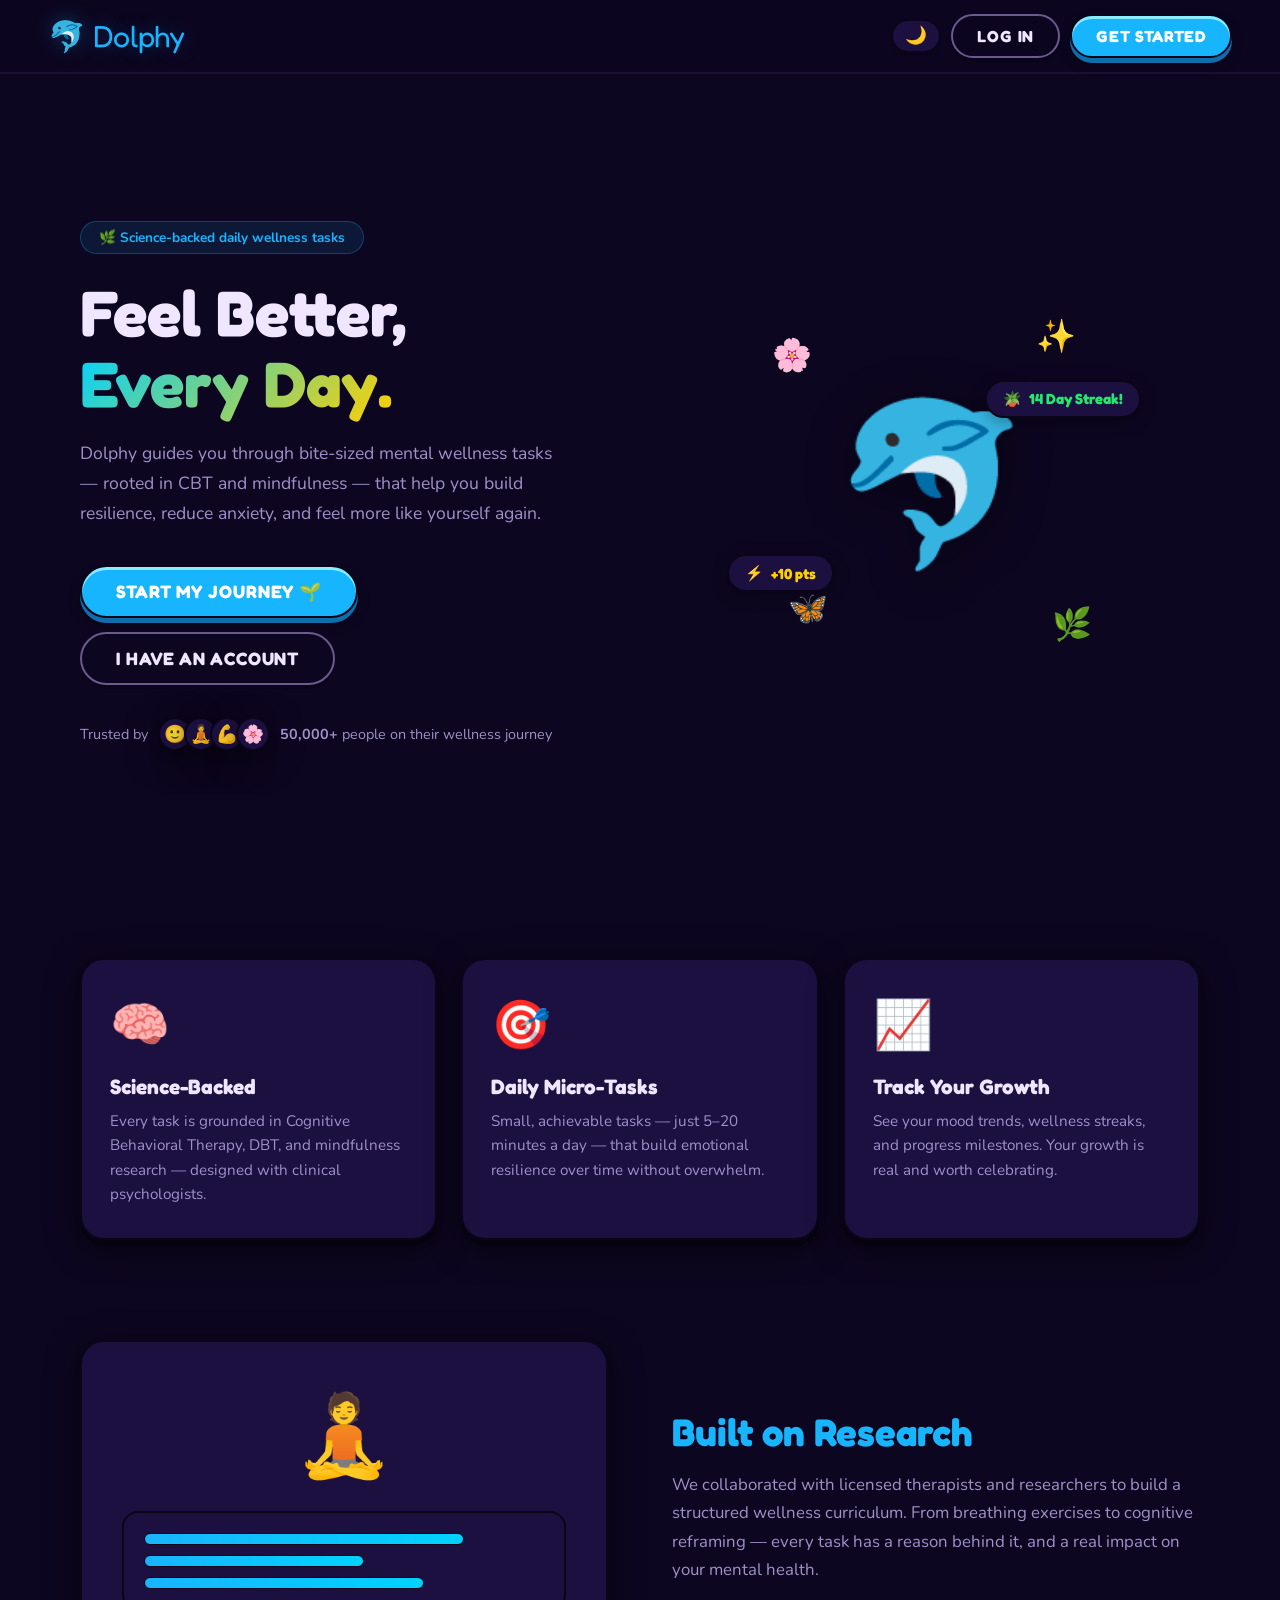
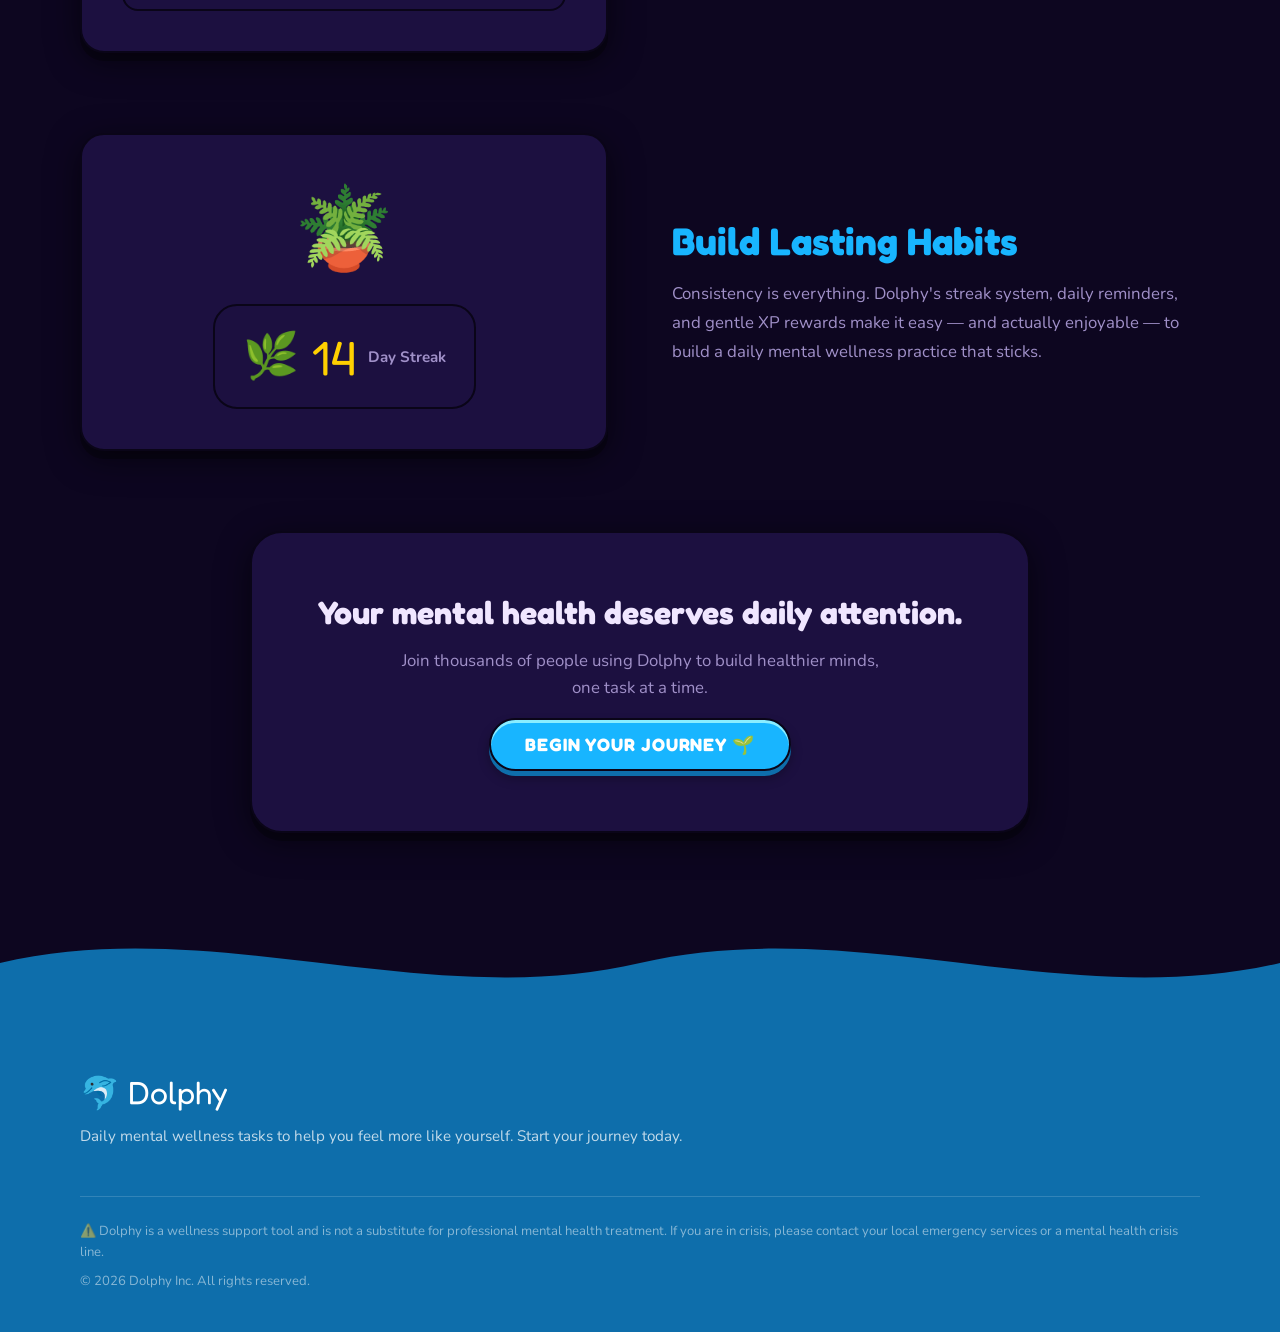
<file: index.html>
<!DOCTYPE html>
<html lang="en" data-theme="dark">
<head>
  <meta charset="UTF-8" />
  <meta name="viewport" content="width=device-width, initial-scale=1.0" />
  <title>Dolphy — Your Daily Mental Wellness Companion</title>
  <meta name="description" content="Dolphy gives you science-backed daily mental wellness micro-tasks. Build healthy habits, track your mood, and feel better — one small step at a time." />
  <link rel="preconnect" href="https://fonts.googleapis.com" />
  <link rel="preconnect" href="https://fonts.gstatic.com" crossorigin />
  <link href="https://fonts.googleapis.com/css2?family=Fredoka+One&family=Nunito:wght@400;600;700;800;900&display=swap" rel="stylesheet" />
  <link rel="stylesheet" href="styles.css" />
</head>
<body>

  <!-- ===================== LANDING NAV ===================== -->
  <nav class="landing-nav" role="navigation" aria-label="Main navigation">
    <div class="landing-nav__logo">🐬 Dolphy</div>
    <div class="landing-nav__actions">
      <button class="theme-toggle" id="theme-toggle-landing" onclick="ThemeManager.toggle()" aria-label="Toggle light/dark mode">
        <span class="theme-toggle__icon">🌙</span>
      </button>
      <button class="clay-btn clay-btn--ghost" id="btn-login-nav" onclick="App.navigate('login')">Log In</button>
      <button class="clay-btn clay-btn--primary" id="btn-getstarted-nav" onclick="App.navigate('signup')">Get Started</button>
    </div>
  </nav>

  <!-- ===================== HERO ===================== -->
  <section class="hero" aria-label="Hero section">
    <div class="hero__content">
      <div class="hero__badge">🌿 Science-backed daily wellness tasks</div>
      <h1 class="hero__title">Feel Better,<br/><span class="text-gradient">Every Day.</span></h1>
      <p class="hero__subtitle">Dolphy guides you through bite-sized mental wellness tasks — rooted in CBT and mindfulness — that help you build resilience, reduce anxiety, and feel more like yourself again.</p>
      <div class="hero__cta-group">
        <button class="clay-btn clay-btn--primary clay-btn--xl" id="btn-start-journey" onclick="App.navigate('signup')">Start My Journey 🌱</button>
        <button class="clay-btn clay-btn--ghost clay-btn--xl" id="btn-have-account" onclick="App.navigate('login')">I Have an Account</button>
      </div>
      <div class="hero__social-proof">
        <span>Trusted by</span>
        <div class="avatar-stack" aria-hidden="true">
          <div class="avatar-chip">🙂</div>
          <div class="avatar-chip">🧘</div>
          <div class="avatar-chip">💪</div>
          <div class="avatar-chip">🌸</div>
        </div>
        <span><strong>50,000+</strong> people on their wellness journey</span>
      </div>
    </div>
    <div class="hero__illustration" aria-hidden="true">
      <div class="hero__emoji-showcase">
        <div class="emoji-float emoji-float--1">🌸</div>
        <div class="emoji-float emoji-float--2">✨</div>
        <div class="emoji-float emoji-float--3">🦋</div>
        <div class="emoji-float emoji-float--4">🌿</div>
        <div class="hero__main-emoji">🐬</div>
        <div class="hero__stat-pill pill-1"><span>🪴</span> 14 Day Streak!</div>
        <div class="hero__stat-pill pill-2"><span>⚡</span> +10 pts</div>
      </div>
    </div>
  </section>

  <!-- ===================== FEATURE STRIP ===================== -->
  <section class="feature-strip" aria-label="Features">
    <div class="feature-card">
      <div class="feature-card__icon" aria-hidden="true">🧠</div>
      <h3>Science-Backed</h3>
      <p>Every task is grounded in Cognitive Behavioral Therapy, DBT, and mindfulness research — designed with clinical psychologists.</p>
    </div>
    <div class="feature-card">
      <div class="feature-card__icon" aria-hidden="true">🎯</div>
      <h3>Daily Micro-Tasks</h3>
      <p>Small, achievable tasks — just 5–20 minutes a day — that build emotional resilience over time without overwhelm.</p>
    </div>
    <div class="feature-card">
      <div class="feature-card__icon" aria-hidden="true">📈</div>
      <h3>Track Your Growth</h3>
      <p>See your mood trends, wellness streaks, and progress milestones. Your growth is real and worth celebrating.</p>
    </div>
  </section>

  <!-- ===================== FEATURE ROWS ===================== -->
  <section class="feature-rows" aria-label="Detailed features">
    <div class="feature-row">
      <div class="feature-row__visual">
        <div class="feature-mockup">
          <div class="mockup-emoji-big" aria-hidden="true">🧘</div>
          <div class="mockup-card">
            <div class="mockup-bar" style="width:80%"></div>
            <div class="mockup-bar" style="width:55%"></div>
            <div class="mockup-bar" style="width:70%"></div>
          </div>
        </div>
      </div>
      <div class="feature-row__text">
        <h2>Built on Research</h2>
        <p>We collaborated with licensed therapists and researchers to build a structured wellness curriculum. From breathing exercises to cognitive reframing — every task has a reason behind it, and a real impact on your mental health.</p>
      </div>
    </div>

    <div class="feature-row feature-row--reverse">
      <div class="feature-row__text">
        <h2>Build Lasting Habits</h2>
        <p>Consistency is everything. Dolphy's streak system, daily reminders, and gentle XP rewards make it easy — and actually enjoyable — to build a daily mental wellness practice that sticks.</p>
      </div>
      <div class="feature-row__visual">
        <div class="feature-mockup">
          <div class="mockup-emoji-big" aria-hidden="true">🪴</div>
          <div class="streak-display">
            <span class="streak-icon" aria-hidden="true">🌿</span>
            <span class="streak-number">14</span>
            <span class="streak-label">Day Streak</span>
          </div>
        </div>
      </div>
    </div>
  </section>

  <!-- ===================== CTA BANNER ===================== -->
  <section class="cta-banner" aria-label="Call to action">
    <h2>Your mental health deserves daily attention.</h2>
    <p>Join thousands of people using Dolphy to build healthier minds, one task at a time.</p>
    <button class="clay-btn clay-btn--primary clay-btn--xl" id="btn-cta-bottom" onclick="App.navigate('signup')">
      Begin Your Journey 🌱
    </button>
  </section>

  <!-- ===================== FOOTER ===================== -->
  <footer class="landing-footer" role="contentinfo">
    <div class="footer-wave" aria-hidden="true">
      <svg viewBox="0 0 1440 120" preserveAspectRatio="none" xmlns="http://www.w3.org/2000/svg">
        <path d="M0,60 C240,120 480,0 720,60 C960,120 1200,0 1440,60 L1440,120 L0,120 Z" fill="#0E6EAB"/>
      </svg>
    </div>
    <div class="footer-body">
      <div class="footer-top">
        <div class="footer-brand">
          <div class="footer-logo">🐬 Dolphy</div>
          <p>Daily mental wellness tasks to help you feel more like yourself. Start your journey today.</p>
        </div>
      </div>
      <div class="footer-bottom">
        <p>⚠️ Dolphy is a wellness support tool and is not a substitute for professional mental health treatment. If you are in crisis, please contact your local emergency services or a mental health crisis line.</p>
        <p style="margin-top:8px;">© 2026 Dolphy Inc. All rights reserved.</p>
      </div>
    </div>
  </footer>

  <script src="app.js"></script>
</body>
</html>
</file>
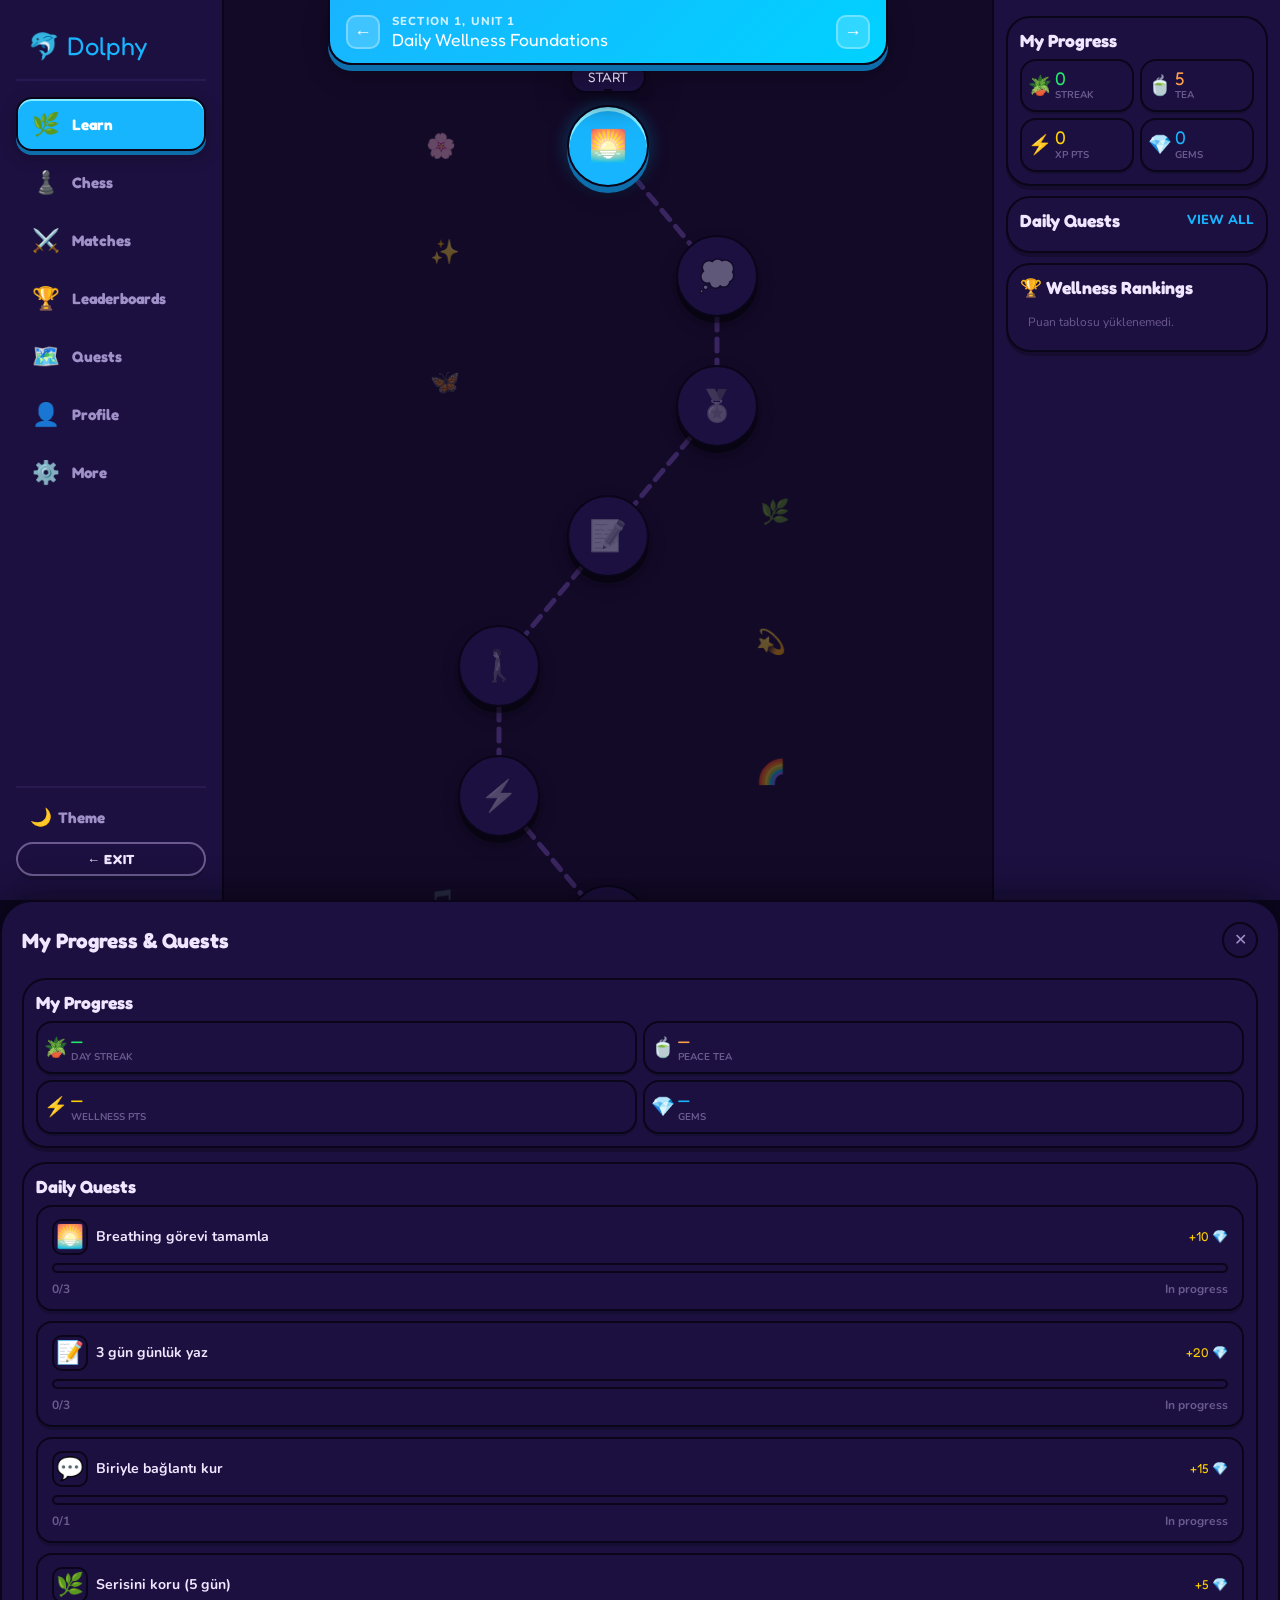
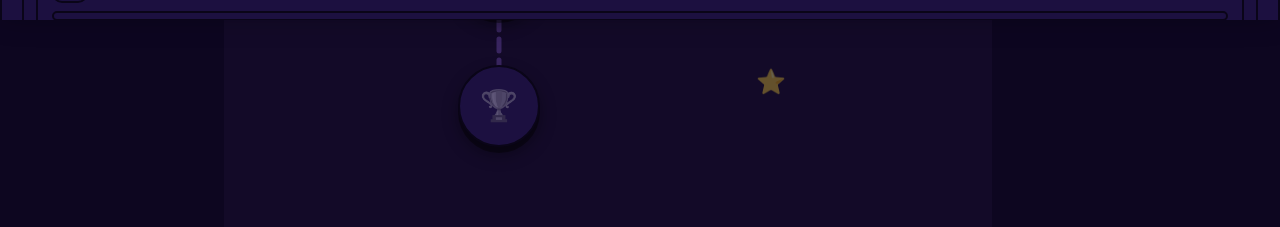
<file: app.html>
<!DOCTYPE html>
<html lang="en" data-theme="dark">
<head>
  <meta charset="UTF-8" />
  <meta name="viewport" content="width=device-width, initial-scale=1.0" />
  <title>Daily Wellness Path — Dolphy</title>
  <meta name="description" content="Your daily mental wellness learning path on Dolphy." />
  <link rel="preconnect" href="https://fonts.googleapis.com" />
  <link rel="preconnect" href="https://fonts.gstatic.com" crossorigin />
  <link href="https://fonts.googleapis.com/css2?family=Fredoka+One&family=Nunito:wght@400;600;700;800;900&display=swap" rel="stylesheet" />
  <link rel="stylesheet" href="styles.css" />
</head>
<body>

  <!-- Mobile Topbar -->
  <header class="mobile-topbar" id="mobile-topbar" role="banner">
    <div class="mobile-topbar__logo">🐬 Dolphy</div>
    <div class="mobile-topbar__stats" role="status" aria-label="Your stats">
      <div class="stat-chip" title="Day Streak"><span class="stat-chip__icon" aria-hidden="true">🪴</span><span class="stat-chip__val" id="m-streak">—</span></div>
      <div class="stat-chip" title="Peace Tea"><span class="stat-chip__icon" aria-hidden="true">🍵</span><span class="stat-chip__val" id="m-hp">—</span></div>
      <div class="stat-chip" title="Wellness Points"><span class="stat-chip__icon" aria-hidden="true">⚡</span><span class="stat-chip__val" id="m-xp">—</span></div>
      <button class="theme-toggle theme-toggle--sm" id="theme-toggle-mobile" onclick="ThemeManager.toggle()" aria-label="Toggle theme">
        <span class="theme-toggle__icon">🌙</span>
      </button>
    </div>
  </header>

  <div class="app-layout">

    <!-- LEFT SIDEBAR -->
    <aside class="sidebar-left" id="sidebar-left" role="navigation" aria-label="App navigation">
      <div class="sidebar-left__logo">🐬 Dolphy</div>
      <nav class="sidebar-nav" id="sidebar-nav" aria-label="Main menu"></nav>
      <div class="sidebar-left__footer">
        <button class="theme-toggle theme-toggle--sidebar" onclick="ThemeManager.toggle()" aria-label="Toggle theme">
          <span class="theme-toggle__icon">🌙</span>
          <span class="theme-toggle__label">Theme</span>
        </button>
        <button class="clay-btn clay-btn--ghost clay-btn--sm sidebar-logout" id="btn-exit-app" onclick="App.navigate('landing')">← Exit</button>
      </div>
    </aside>

    <!-- MAIN CONTENT FEED -->
    <main class="main-feed" id="main-feed" role="main">

      <!-- LEARN PANEL -->
      <div class="content-panel" id="panel-learn">
        <div class="section-banner" id="section-banner">
          <button class="section-banner__back" id="btn-prev-section" onclick="PathManager.prevSection()" aria-label="Previous section">←</button>
          <div class="section-banner__text">
            <div class="section-banner__label" id="banner-label">SECTION 1, UNIT 1</div>
            <div class="section-banner__title" id="banner-title">Daily Wellness Foundations</div>
          </div>
          <button class="section-banner__next" id="btn-next-section" onclick="PathManager.nextSection()" aria-label="Next section">→</button>
        </div>
        <div class="node-path-canvas" id="node-path-canvas" role="list" aria-label="Wellness task path"></div>
      </div>

      <!-- CHESS PANEL -->
      <div class="content-panel" id="panel-chess" style="display:none;"></div>

      <!-- PLACEHOLDER PANELS -->
      <div class="content-panel" id="panel-leaderboards" style="display:none;">
        <div class="lb-full-panel">
          <h2 class="lb-full-panel__title">🏆 Wellness Rankings</h2>
          <p class="lb-full-panel__sub">Puana göre sıralanmış gerçek kullanıcılar</p>
          <div id="lb-full-list"><div class="lb-loading">⏳ Yükleniyor...</div></div>
        </div>
      </div>
      <div class="content-panel" id="panel-quests" style="display:none;">
        <div class="placeholder-panel"><div class="placeholder-panel__emoji">🗺️</div><h2>Weekly Quests</h2><p>Special weekly wellness challenges appear here. Keep up your streak!</p></div>
      </div>

      <div class="content-panel" id="panel-matches" style="display:none;">
        <div class="placeholder-panel"><div class="placeholder-panel__emoji">🤝</div><h2>Buddy System</h2><p>Connect with a wellness buddy and support each other — coming soon!</p></div>
      </div>
      <div class="content-panel" id="panel-more" style="display:none;">
        <div class="placeholder-panel"><div class="placeholder-panel__emoji">⚙️</div><h2>Settings</h2><p>Notification preferences, accessibility options, and more — coming soon!</p></div>
      </div>
    </main>

    <!-- RIGHT SIDEBAR -->
    <aside class="sidebar-right" id="sidebar-right" role="complementary" aria-label="Stats and quests">

      <!-- User Stats Card -->
      <div class="right-card" id="user-stats-card">
        <div class="right-card__header"><h3>My Progress</h3></div>
        <div class="stats-grid" role="list" aria-label="User statistics">
          <div class="stats-item stats-item--streak" role="listitem">
            <div class="stats-item__icon" aria-hidden="true">🪴</div>
            <div class="stats-item__info"><span class="stats-item__val" id="d-streak">—</span><span class="stats-item__label">Streak</span></div>
          </div>
          <div class="stats-item stats-item--hp" role="listitem">
            <div class="stats-item__icon" aria-hidden="true">🍵</div>
            <div class="stats-item__info"><span class="stats-item__val" id="d-hp">—</span><span class="stats-item__label">Tea</span></div>
          </div>
          <div class="stats-item stats-item--xp" role="listitem">
            <div class="stats-item__icon" aria-hidden="true">⚡</div>
            <div class="stats-item__info"><span class="stats-item__val" id="d-xp">—</span><span class="stats-item__label">XP Pts</span></div>
          </div>
          <div class="stats-item stats-item--gems" role="listitem">
            <div class="stats-item__icon" aria-hidden="true">💎</div>
            <div class="stats-item__info"><span class="stats-item__val" id="d-gems">—</span><span class="stats-item__label">Gems</span></div>
          </div>
        </div>
      </div>

      <!-- Daily Quests Card -->
      <div class="right-card" id="daily-quests-card">
        <div class="right-card__header">
          <h3>Daily Quests</h3>
          <button class="view-all-btn" id="btn-view-all-quests">View All</button>
        </div>
        <div id="daily-quests-list"></div>
      </div>

      <!-- Leaderboard Teaser -->
      <div class="right-card" id="leaderboard-card">
        <div class="right-card__header"><h3>🏆 Wellness Rankings</h3></div>
        <div id="leaderboard-preview"></div>
      </div>

    </aside>
  </div>

  <!-- Mobile Bottom Nav -->
  <nav class="mobile-bottom-nav" id="mobile-bottom-nav" aria-label="Mobile navigation"></nav>

  <!-- Drawer Overlay -->
  <div class="drawer-overlay" id="drawer-overlay" role="presentation"></div>

  <!-- Stats Drawer (mobile) -->
  <div class="mobile-drawer" id="stats-drawer" role="dialog" aria-modal="true" aria-label="Stats and quests">
    <div class="mobile-drawer__header">
      <h3>My Progress &amp; Quests</h3>
      <button class="drawer-close-btn" id="btn-close-drawer" aria-label="Close">✕</button>
    </div>
    <div class="mobile-drawer__body" id="stats-drawer-body"></div>
  </div>

  <!-- Lesson/Task Preview Modal -->
  <div class="modal-overlay" id="lesson-modal" role="dialog" aria-modal="true" aria-label="Task details">
    <div class="lesson-modal-card" id="lesson-modal-card"></div>
  </div>

  <script src="api.js"></script>
  <script src="app.js"></script>
  <script src="chess.js"></script>
  <script src="learn.js"></script>
</body>
</html>
</file>
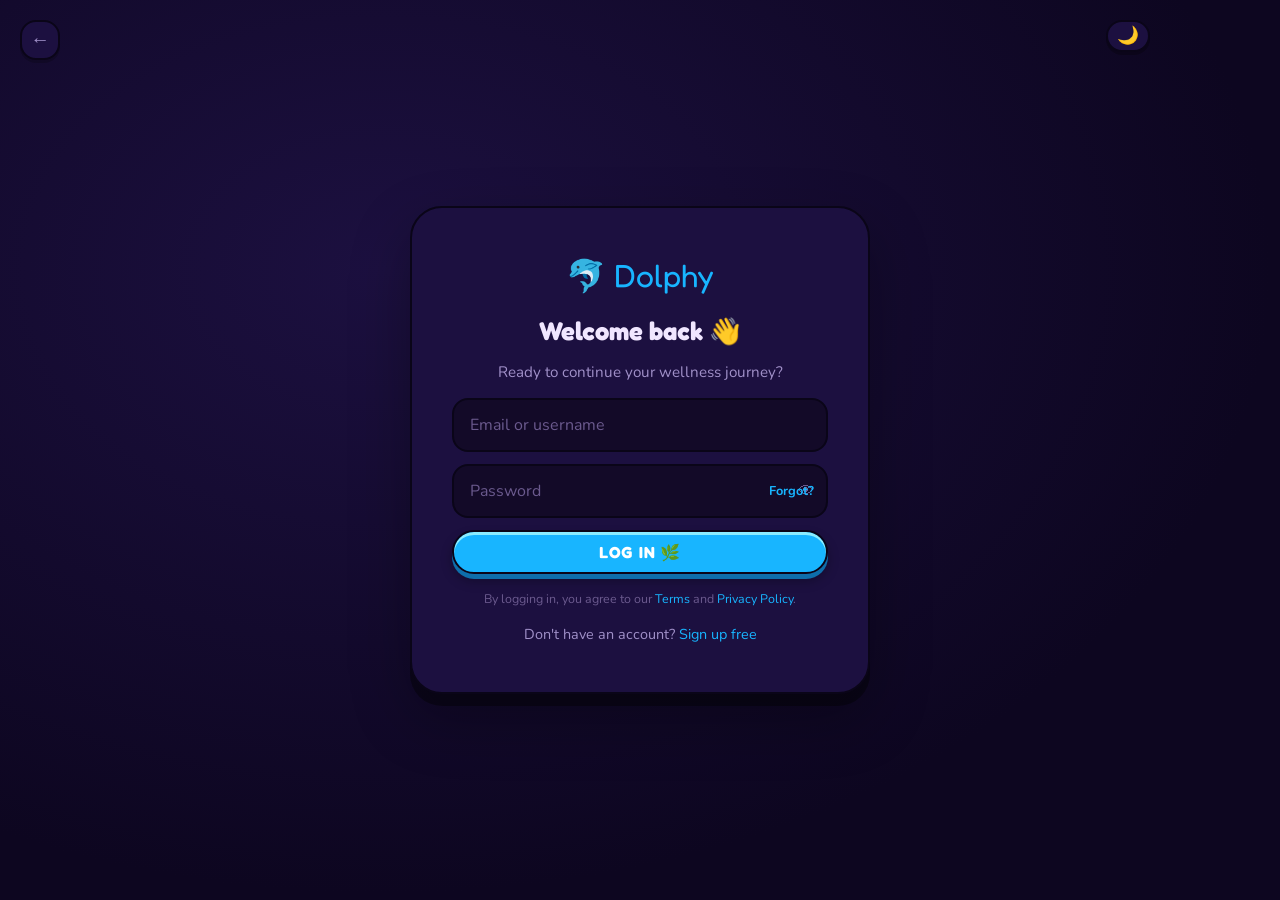
<file: login.html>
<!DOCTYPE html>
<html lang="en" data-theme="dark">
<head>
  <meta charset="UTF-8" />
  <meta name="viewport" content="width=device-width, initial-scale=1.0" />
  <title>Log In — Dolphy</title>
  <meta name="description" content="Log in to your Dolphy account and continue your daily mental wellness journey." />
  <link rel="preconnect" href="https://fonts.googleapis.com" />
  <link rel="preconnect" href="https://fonts.gstatic.com" crossorigin />
  <link href="https://fonts.googleapis.com/css2?family=Fredoka+One&family=Nunito:wght@400;600;700;800;900&display=swap" rel="stylesheet" />
  <link rel="stylesheet" href="styles.css" />
</head>
<body>

  <div class="auth-page">
    <button class="auth-page__back" id="btn-back" aria-label="Back to home">←</button>
    <button class="auth-page__theme-toggle theme-toggle theme-toggle--sm" onclick="ThemeManager.toggle()" aria-label="Toggle theme">
      <span class="theme-toggle__icon">🌙</span>
    </button>

    <div class="auth-card" role="main">
      <div class="auth-card__logo">🐬 Dolphy</div>
      <h1 class="auth-card__title">Welcome back 👋</h1>
      <p class="auth-card__subtitle">Ready to continue your wellness journey?</p>

      <form class="auth-form" id="login-form" novalidate>
        <div class="form-field">
          <input type="text" class="clay-input" id="login-email" placeholder="Email or username" required autocomplete="username" />
        </div>
        <div class="form-field">
          <input type="password" class="clay-input" id="login-password" placeholder="Password" required autocomplete="current-password" />
          <button type="button" class="password-toggle-btn" id="btn-toggle-login-pw" aria-label="Toggle password visibility">👁</button>
          <button type="button" class="forgot-btn" id="btn-forgot">Forgot?</button>
        </div>
        <button type="submit" class="clay-btn clay-btn--primary clay-btn--full" id="btn-login-submit">
          Log In 🌿
        </button>
      </form>

      <p class="auth-legal">By logging in, you agree to our <a href="#">Terms</a> and <a href="#">Privacy Policy</a>.</p>
      <p class="auth-switch">Don't have an account? <a href="signup.html" id="link-signup">Sign up free</a></p>
    </div>
  </div>

  <script src="api.js"></script>
  <script src="app.js"></script>
  <script src="login.js"></script>
</body>
</html>
</file>
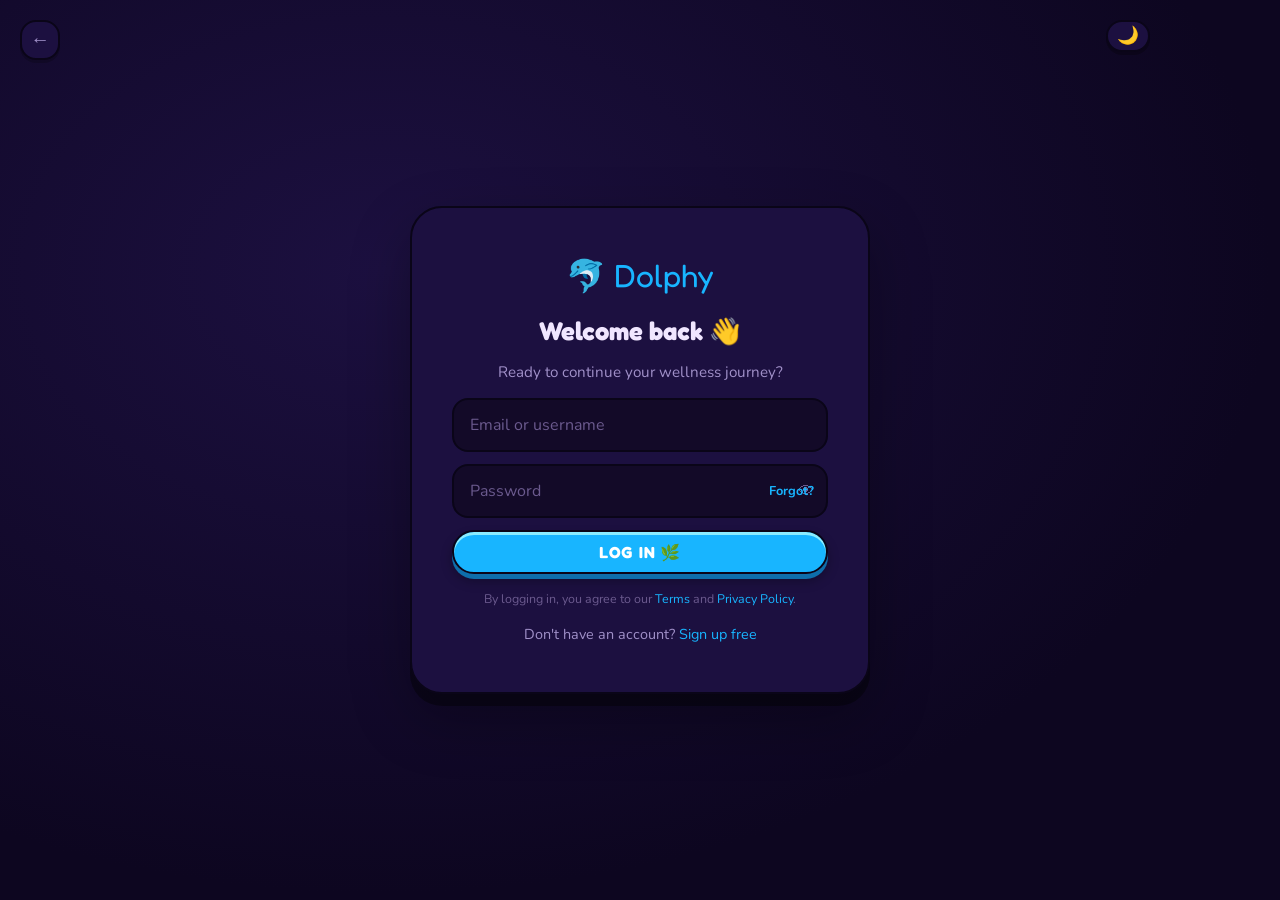
<file: profil.html>
<!DOCTYPE html>
<html lang="tr" data-theme="dark">
<head>
  <meta charset="UTF-8" />
  <meta name="viewport" content="width=device-width, initial-scale=1.0" />
  <title>Profilim — Dolphy</title>
  <meta name="description" content="Dolphy wellness profilin, puanların, ruh hali geçmişin ve günlük yazıların." />
  <link rel="preconnect" href="https://fonts.googleapis.com" />
  <link rel="preconnect" href="https://fonts.gstatic.com" crossorigin />
  <link href="https://fonts.googleapis.com/css2?family=Fredoka+One&family=Nunito:wght@400;600;700;800;900&display=swap" rel="stylesheet" />
  <link rel="stylesheet" href="styles.css" />
  <style>
    /* ── Profil sayfasına özel stiller ── */
    .profil-page {
      min-height: 100vh;
      background: var(--bg-primary);
      padding: 0 0 60px;
    }

    .profil-topbar {
      display: flex;
      align-items: center;
      gap: 16px;
      padding: 20px 24px;
      background: var(--bg-card);
      border-bottom: 1px solid var(--border);
      position: sticky;
      top: 0;
      z-index: 100;
      backdrop-filter: blur(12px);
    }

    .profil-topbar__back {
      background: var(--bg-secondary);
      border: none;
      color: var(--text-primary);
      font-size: 20px;
      width: 40px;
      height: 40px;
      border-radius: 12px;
      cursor: pointer;
      display: flex;
      align-items: center;
      justify-content: center;
      transition: background 0.2s;
    }
    .profil-topbar__back:hover { background: var(--accent-purple); }

    .profil-topbar__logo {
      font-family: 'Fredoka One', cursive;
      font-size: 22px;
      color: var(--text-primary);
    }

    .profil-topbar__theme {
      margin-left: auto;
      background: none;
      border: none;
      font-size: 20px;
      cursor: pointer;
    }

    /* Hero bölümü */
    .profil-hero {
      background: linear-gradient(135deg, var(--accent-purple) 0%, var(--accent-blue) 100%);
      padding: 48px 24px 80px;
      text-align: center;
      position: relative;
      overflow: hidden;
    }

    .profil-hero::before {
      content: '';
      position: absolute;
      inset: 0;
      background: radial-gradient(circle at 30% 50%, rgba(255,255,255,0.08) 0%, transparent 60%);
    }

    .profil-hero__avatar {
      width: 96px;
      height: 96px;
      border-radius: 50%;
      background: rgba(255,255,255,0.2);
      display: flex;
      align-items: center;
      justify-content: center;
      font-size: 40px;
      font-weight: 900;
      color: #fff;
      margin: 0 auto 16px;
      border: 4px solid rgba(255,255,255,0.4);
      box-shadow: 0 8px 32px rgba(0,0,0,0.3);
      position: relative;
      z-index: 1;
      font-family: 'Fredoka One', cursive;
    }

    .profil-hero__name {
      font-family: 'Fredoka One', cursive;
      font-size: 28px;
      color: #fff;
      margin: 0 0 6px;
      position: relative;
      z-index: 1;
    }

    .profil-hero__email {
      font-size: 14px;
      color: rgba(255,255,255,0.75);
      margin: 0 0 8px;
      position: relative;
      z-index: 1;
    }

    .profil-hero__joined {
      font-size: 12px;
      color: rgba(255,255,255,0.6);
      position: relative;
      z-index: 1;
    }

    /* Stats kartları */
    .profil-content {
      max-width: 720px;
      margin: -40px auto 0;
      padding: 0 20px;
      position: relative;
      z-index: 2;
      display: flex;
      flex-direction: column;
      gap: 20px;
    }

    .profil-stats-card {
      background: var(--bg-card);
      border-radius: 20px;
      padding: 24px;
      display: grid;
      grid-template-columns: repeat(4, 1fr);
      gap: 12px;
      border: 1px solid var(--border);
      box-shadow: 0 8px 32px rgba(0,0,0,0.2);
    }

    .profil-stat {
      text-align: center;
      padding: 12px 8px;
      background: var(--bg-secondary);
      border-radius: 14px;
    }

    .profil-stat__val {
      font-family: 'Fredoka One', cursive;
      font-size: 24px;
      color: var(--text-primary);
      line-height: 1;
      margin-bottom: 4px;
    }

    .profil-stat__label {
      font-size: 11px;
      color: var(--text-muted);
      font-weight: 600;
    }

    /* Bölüm kartları */
    .profil-card {
      background: var(--bg-card);
      border-radius: 20px;
      padding: 24px;
      border: 1px solid var(--border);
      box-shadow: 0 4px 20px rgba(0,0,0,0.1);
    }

    .profil-card__title {
      font-family: 'Fredoka One', cursive;
      font-size: 18px;
      color: var(--text-primary);
      margin: 0 0 18px;
      display: flex;
      align-items: center;
      gap: 8px;
    }

    /* Mood geçmişi */
    .mood-timeline {
      display: flex;
      gap: 8px;
      flex-wrap: wrap;
    }

    .mood-dot {
      display: flex;
      flex-direction: column;
      align-items: center;
      gap: 4px;
      padding: 10px 12px;
      background: var(--bg-secondary);
      border-radius: 12px;
      min-width: 56px;
      transition: transform 0.2s;
    }
    .mood-dot:hover { transform: translateY(-2px); }

    .mood-dot__emoji { font-size: 22px; }
    .mood-dot__date { font-size: 10px; color: var(--text-muted); }

    /* Journal */
    .journal-entry {
      padding: 16px;
      background: var(--bg-secondary);
      border-radius: 14px;
      margin-bottom: 12px;
      border-left: 3px solid var(--accent-purple);
    }

    .journal-entry__date {
      font-size: 11px;
      color: var(--text-muted);
      font-weight: 700;
      margin-bottom: 8px;
      text-transform: uppercase;
      letter-spacing: 0.5px;
    }

    .journal-entry__text {
      font-size: 14px;
      color: var(--text-secondary);
      line-height: 1.6;
    }

    /* Tamamlanan dersler */
    .lessons-grid {
      display: grid;
      grid-template-columns: repeat(auto-fill, minmax(120px, 1fr));
      gap: 10px;
    }

    .lesson-chip {
      display: flex;
      flex-direction: column;
      align-items: center;
      gap: 6px;
      padding: 14px 10px;
      background: var(--bg-secondary);
      border-radius: 14px;
      font-size: 12px;
      color: var(--text-secondary);
      text-align: center;
      border: 1px solid transparent;
      transition: all 0.2s;
    }
    .lesson-chip.done {
      border-color: #22c55e44;
      background: rgba(34,197,94,0.08);
    }
    .lesson-chip__emoji { font-size: 22px; }
    .lesson-chip__name { font-weight: 700; color: var(--text-primary); font-size: 11px; }
    .lesson-chip__xp { font-size: 10px; color: var(--accent-green, #22c55e); font-weight: 700; }

    /* Boş durum */
    .empty-state {
      text-align: center;
      padding: 32px 16px;
      color: var(--text-muted);
      font-size: 14px;
    }

    .empty-state__icon { font-size: 36px; margin-bottom: 8px; }

    /* Loading */
    .profil-loading {
      text-align: center;
      padding: 80px 24px;
      color: var(--text-muted);
      font-size: 18px;
    }

    @media (max-width: 480px) {
      .profil-stats-card { grid-template-columns: repeat(2, 1fr); }
      .profil-hero { padding: 36px 20px 72px; }
    }
  </style>
</head>
<body>
  <div class="profil-page">

    <!-- Topbar -->
    <header class="profil-topbar">
      <button class="profil-topbar__back" onclick="history.length > 1 ? history.back() : (window.location.href='app.html')" aria-label="Geri dön">←</button>
      <div class="profil-topbar__logo">🐬 Dolphy</div>
      <button class="profil-topbar__theme theme-toggle" onclick="ThemeManager.toggle()" aria-label="Tema değiştir">
        <span class="theme-toggle__icon">🌙</span>
      </button>
    </header>

    <!-- Hero (kullanıcı bilgileri) -->
    <div class="profil-hero" id="profil-hero">
      <div class="profil-hero__avatar" id="hero-avatar">🐬</div>
      <h1 class="profil-hero__name" id="hero-name">Yükleniyor...</h1>
      <div class="profil-hero__email" id="hero-email"></div>
      <div class="profil-hero__joined" id="hero-joined"></div>
    </div>

    <!-- İçerik -->
    <div class="profil-content" id="profil-content">
      <div class="profil-loading">⏳ Profil yükleniyor...</div>
    </div>

  </div>

  <script src="api.js"></script>
  <script src="app.js"></script>
  <script>
    "use strict";

    const LESSON_INFO = {
      l1:  { title: 'Sabah Nefesi',    emoji: '🌅', xp: 10 },
      l2:  { title: 'Ruh Hali',        emoji: '💭', xp: 12 },
      l3:  { title: 'İlk Kilometre!',  emoji: '🏅', xp: 15 },
      l4:  { title: 'Günlük',          emoji: '📝', xp: 14 },
      l5:  { title: 'Yürüyüş',         emoji: '🚶', xp: 16 },
      l6:  { title: 'Haftalık Zorluk', emoji: '⚡', xp: 30 },
      l7:  { title: 'Bağlantı',        emoji: '💬', xp: 12 },
      l8:  { title: 'Beden Tarama',    emoji: '🧘', xp: 18 },
      l9:  { title: 'Hidrasyon',       emoji: '💧', xp: 20 },
      l10: { title: 'Hafta Tamam!',    emoji: '🌟', xp: 20 },
      l11: { title: 'Uyku Rutini',     emoji: '🌙', xp: 22 },
      l12: { title: 'Olumlamalar',     emoji: '💪', xp: 24 },
      l13: { title: 'Ay Hedesi!',      emoji: '🏆', xp: 50 },
    };

    const MOOD_EMOJIS = { 1: '😢', 2: '😕', 3: '😐', 4: '🙂', 5: '😄' };
    const MOOD_LABELS = { 1: 'Çok Kötü', 2: 'Kötü', 3: 'Orta', 4: 'İyi', 5: 'Harika' };

    async function loadProfile() {
      if (!API.isLoggedIn()) {
        window.location.href = 'login.html';
        return;
      }

      try {
        const [user, submissions, completedIds] = await Promise.all([
          API.users.me(),
          API.quests.mySubmissions(),
          API.lessons.getCompleted(),
        ]);

        // --- Hero bölümü ---
        const avatarEl = document.getElementById('hero-avatar');
        const nameEl   = document.getElementById('hero-name');
        const emailEl  = document.getElementById('hero-email');
        const joinedEl = document.getElementById('hero-joined');

        avatarEl.textContent = user.name ? user.name[0].toUpperCase() : '🐬';
        nameEl.textContent   = user.name || 'Kullanıcı';
        emailEl.textContent  = user.email;
        joinedEl.textContent = '📅 Katıldı: ' + new Date(user.created_at)
          .toLocaleDateString('tr-TR', { year: 'numeric', month: 'long', day: 'numeric' });

        // --- İstatistikler ---
        const statsHTML = `
          <div class="profil-stats-card">
            <div class="profil-stat">
              <div class="profil-stat__val">${user.xp.toLocaleString('tr-TR')}</div>
              <div class="profil-stat__label">⚡ XP Puan</div>
            </div>
            <div class="profil-stat">
              <div class="profil-stat__val">${user.streak}</div>
              <div class="profil-stat__label">🪴 Gün Serisi</div>
            </div>
            <div class="profil-stat">
              <div class="profil-stat__val">${user.gems}</div>
              <div class="profil-stat__label">💎 Gem</div>
            </div>
            <div class="profil-stat">
              <div class="profil-stat__val">${completedIds.length}</div>
              <div class="profil-stat__label">✅ Görev</div>
            </div>
          </div>
        `;

        // --- Ruh hali geçmişi ---
        const moods = submissions
          .filter(s => s.task_type === 'mood' && s.mood_value)
          .slice(0, 10)
          .reverse();

        const moodHTML = moods.length
          ? `<div class="mood-timeline">
              ${moods.map(m => `
                <div class="mood-dot">
                  <div class="mood-dot__emoji">${MOOD_EMOJIS[m.mood_value] || '😐'}</div>
                  <div class="mood-dot__date">${new Date(m.submitted_at).toLocaleDateString('tr-TR', { day:'2-digit', month:'2-digit' })}</div>
                </div>`).join('')}
             </div>`
          : `<div class="empty-state"><div class="empty-state__icon">💡</div>Henüz ruh hali kaydı yok. Ruh Hali görevi tamamladıkça burada görünecek!</div>`;

        // --- Journal yazıları ---
        const journals = submissions.filter(s => s.task_type === 'journal' && s.text_content);
        const journalHTML = journals.length
          ? journals.slice(0, 5).map(j => `
              <div class="journal-entry">
                <div class="journal-entry__date">${new Date(j.submitted_at).toLocaleDateString('tr-TR', { weekday:'long', year:'numeric', month:'long', day:'numeric' })}</div>
                <div class="journal-entry__text">${j.text_content}</div>
              </div>`).join('')
          : `<div class="empty-state"><div class="empty-state__icon">📝</div>Henüz günlük yazısı yok. Günlük görevini tamamladıktan sonra buraya eklenir!</div>`;

        // --- Tamamlanan dersler ---
        const allLessonIds = Object.keys(LESSON_INFO);
        const lessonsHTML = `
          <div class="lessons-grid">
            ${allLessonIds.map(id => {
              const info = LESSON_INFO[id];
              const done = completedIds.includes(id);
              return `
                <div class="lesson-chip ${done ? 'done' : ''}">
                  <div class="lesson-chip__emoji">${done ? '✅' : info.emoji}</div>
                  <div class="lesson-chip__name">${info.title}</div>
                  <div class="lesson-chip__xp">${done ? '+' + info.xp + ' XP' : 'Kilitli'}</div>
                </div>`;
            }).join('')}
          </div>`;

        // --- Çıkış butonu ---
        const logoutHTML = `
          <div style="text-align:center;padding:8px 0 16px">
            <button class="clay-btn clay-btn--ghost" data-action="logout" id="btn-logout-profile">
              🚪 Çıkış Yap
            </button>
          </div>`;

        // --- Hepsini yerleştir ---
        const content = document.getElementById('profil-content');
        content.innerHTML = `
          ${statsHTML}

          <div class="profil-card">
            <h2 class="profil-card__title">💡 Ruh Hali Geçmişi</h2>
            ${moodHTML}
          </div>

          <div class="profil-card">
            <h2 class="profil-card__title">📝 Günlük Yazıları</h2>
            ${journalHTML}
          </div>

          <div class="profil-card">
            <h2 class="profil-card__title">🌿 Görevler (${completedIds.length}/${allLessonIds.length})</h2>
            ${lessonsHTML}
          </div>

          ${logoutHTML}
        `;

        // Çıkış butonu
        document.getElementById('btn-logout-profile')?.addEventListener('click', () => {
          API.auth.logout();
        });

      } catch (err) {
        document.getElementById('profil-content').innerHTML = `
          <div class="profil-card" style="text-align:center;padding:48px 24px">
            <div style="font-size:40px;margin-bottom:12px">❌</div>
            <h2>Profil yüklenemedi</h2>
            <p style="color:var(--text-muted)">${err.message}</p>
            <button class="clay-btn clay-btn--ghost" onclick="loadProfile()" style="margin-top:16px">Tekrar Dene</button>
          </div>`;
        console.error('[Profil]', err);
      }
    }

    document.addEventListener('DOMContentLoaded', () => {
      ThemeManager.init();
      loadProfile();
    });
  </script>
</body>
</html>
</file>
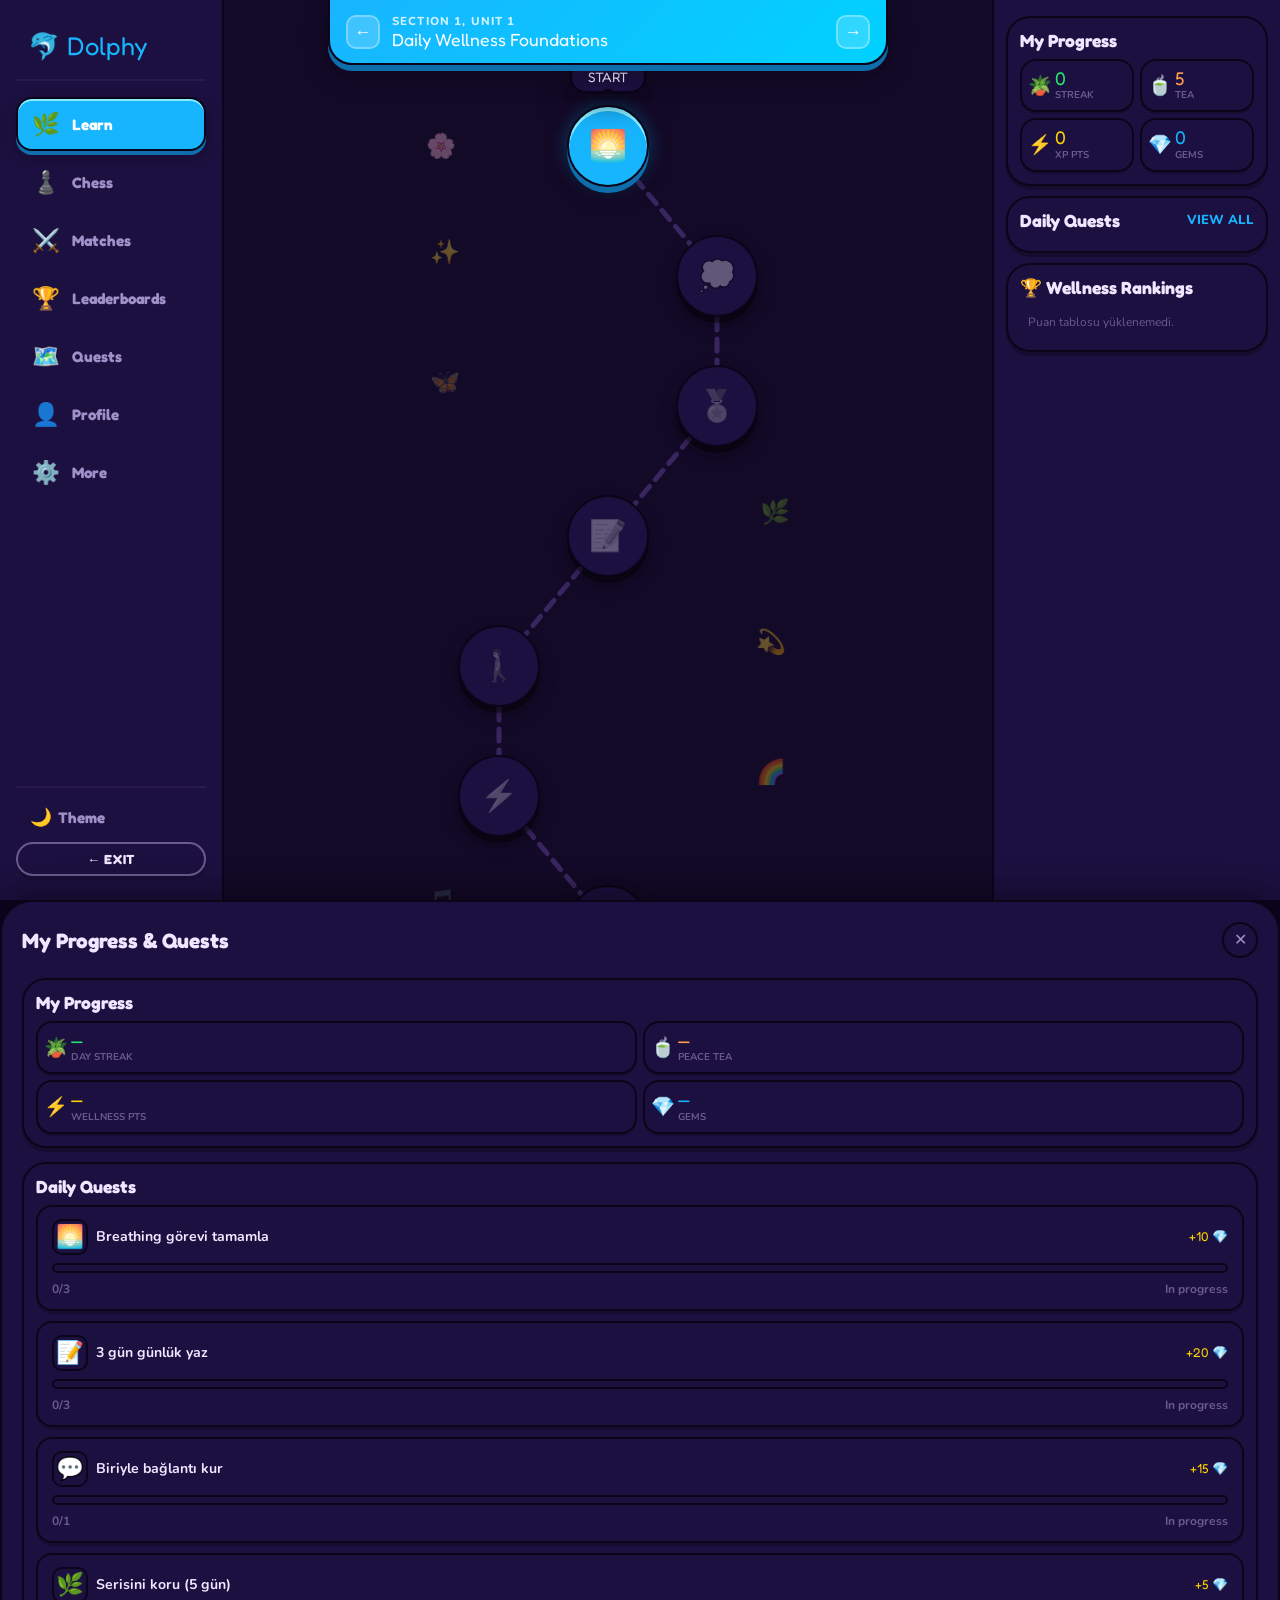
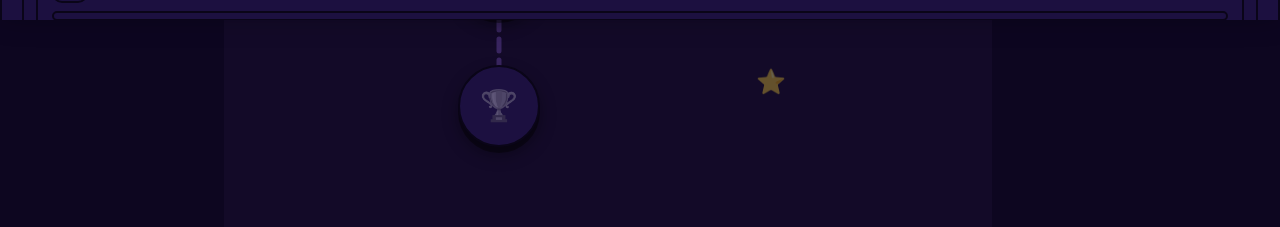
<file: quest.html>
<!DOCTYPE html>
<html lang="en" data-theme="dark">
<head>
  <meta charset="UTF-8" />
  <meta name="viewport" content="width=device-width, initial-scale=1.0" />
  <title>Daily Task — Dolphy</title>
  <meta name="description" content="Complete your daily wellness task on Dolphy." />
  <link rel="preconnect" href="https://fonts.googleapis.com" />
  <link rel="preconnect" href="https://fonts.gstatic.com" crossorigin />
  <link href="https://fonts.googleapis.com/css2?family=Fredoka+One&family=Nunito:wght@400;600;700;800;900&display=swap" rel="stylesheet" />
  <link rel="stylesheet" href="styles.css" />
</head>
<body class="quest-body">

  <!-- Topbar -->
  <header class="quest-topbar" role="banner">
    <button class="quest-topbar__back" id="btn-back" aria-label="Back to path">
      ← Back
    </button>
    <div class="quest-topbar__center">
      <span class="quest-topbar__emoji" id="quest-nav-emoji">🌅</span>
      <span class="quest-topbar__title" id="quest-title">Daily Task</span>
    </div>
    <div class="quest-topbar__right">
      <div class="quest-xp-badge" id="quest-xp-badge">+10 pts</div>
      <button class="theme-toggle theme-toggle--sm" onclick="ThemeManager.toggle()" aria-label="Toggle theme">
        <span class="theme-toggle__icon">🌙</span>
      </button>
    </div>
  </header>

  <!-- Task content (injected by QuestSolver) -->
  <main class="quest-main" id="quest-content" role="main">
    <div class="qs-loading" aria-live="polite">
      <div class="qs-loading__emoji" aria-hidden="true">🌿</div>
      <p>Loading your task...</p>
    </div>
  </main>

  <!-- Completion Overlay -->
  <div class="quest-complete-overlay" id="quest-complete-overlay" role="dialog" aria-modal="true" aria-label="Task complete">
    <div class="qco-card">
      <div class="qco-emoji" id="overlay-emoji" aria-hidden="true">✅</div>
      <h2 class="qco-title" id="overlay-title">Task Complete!</h2>
      <div class="qco-xp" id="overlay-xp">+10 Wellness Points</div>
      <p class="qco-message">Every small step is real progress. Keep going — you're doing amazing.</p>
      <button class="clay-btn clay-btn--primary clay-btn--xl" id="overlay-back-btn">
        🌱 Continue Journey
      </button>
    </div>
  </div>

  <script src="api.js"></script>
  <script src="app.js"></script>
  <script src="quest.js"></script>
</body>
</html>
</file>
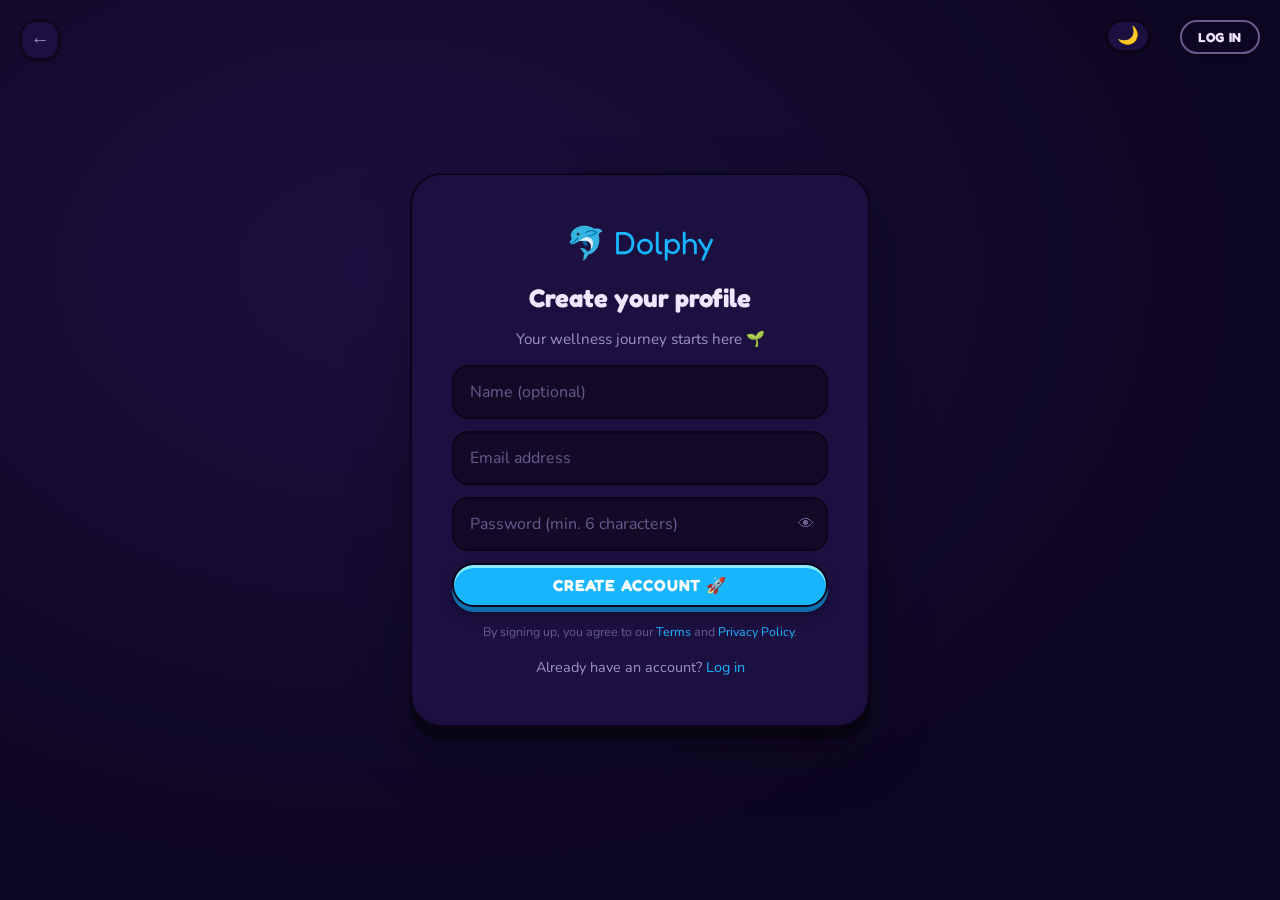
<file: signup.html>
<!DOCTYPE html>
<html lang="en" data-theme="dark">
<head>
  <meta charset="UTF-8" />
  <meta name="viewport" content="width=device-width, initial-scale=1.0" />
  <title>Create Your Account — Dolphy</title>
  <meta name="description" content="Sign up for Dolphy and start your daily mental wellness journey today." />
  <link rel="preconnect" href="https://fonts.googleapis.com" />
  <link rel="preconnect" href="https://fonts.gstatic.com" crossorigin />
  <link href="https://fonts.googleapis.com/css2?family=Fredoka+One&family=Nunito:wght@400;600;700;800;900&display=swap" rel="stylesheet" />
  <link rel="stylesheet" href="styles.css" />
</head>
<body>

  <div class="auth-page">
    <!-- Back button -->
    <button class="auth-page__back" id="btn-back" aria-label="Back to home">←</button>
    <!-- Corner login link -->
    <button class="auth-page__login-corner clay-btn clay-btn--ghost clay-btn--sm" id="btn-login-corner" onclick="App.navigate('login')">LOG IN</button>
    <!-- Theme toggle -->
    <button class="auth-page__theme-toggle theme-toggle theme-toggle--sm" onclick="ThemeManager.toggle()" aria-label="Toggle theme">
      <span class="theme-toggle__icon">🌙</span>
    </button>

    <div class="auth-card" role="main">
      <div class="auth-card__logo">🐬 Dolphy</div>
      <h1 class="auth-card__title">Create your profile</h1>
      <p class="auth-card__subtitle">Your wellness journey starts here 🌱</p>

      <form class="auth-form" id="signup-form" novalidate>
        <div class="form-field">
          <input type="text" class="clay-input" id="signup-name" placeholder="Name (optional)" autocomplete="name" />
        </div>
        <div class="form-field">
          <input type="email" class="clay-input" id="signup-email" placeholder="Email address" required autocomplete="email" />
        </div>
        <div class="form-field">
          <input type="password" class="clay-input" id="signup-password" placeholder="Password (min. 6 characters)" required autocomplete="new-password" />
          <button type="button" class="password-toggle-btn" id="btn-toggle-password" aria-label="Toggle password visibility">👁</button>
        </div>
        <button type="submit" class="clay-btn clay-btn--primary clay-btn--full" id="btn-create-account">
          Create Account 🚀
        </button>
      </form>

      <p class="auth-legal">By signing up, you agree to our <a href="#">Terms</a> and <a href="#">Privacy Policy</a>.</p>
      <p class="auth-switch">Already have an account? <a href="login.html" id="link-login">Log in</a></p>
    </div>
  </div>

  <script src="api.js"></script>
  <script src="app.js"></script>
  <script src="signup.js"></script>
</body>
</html>
</file>
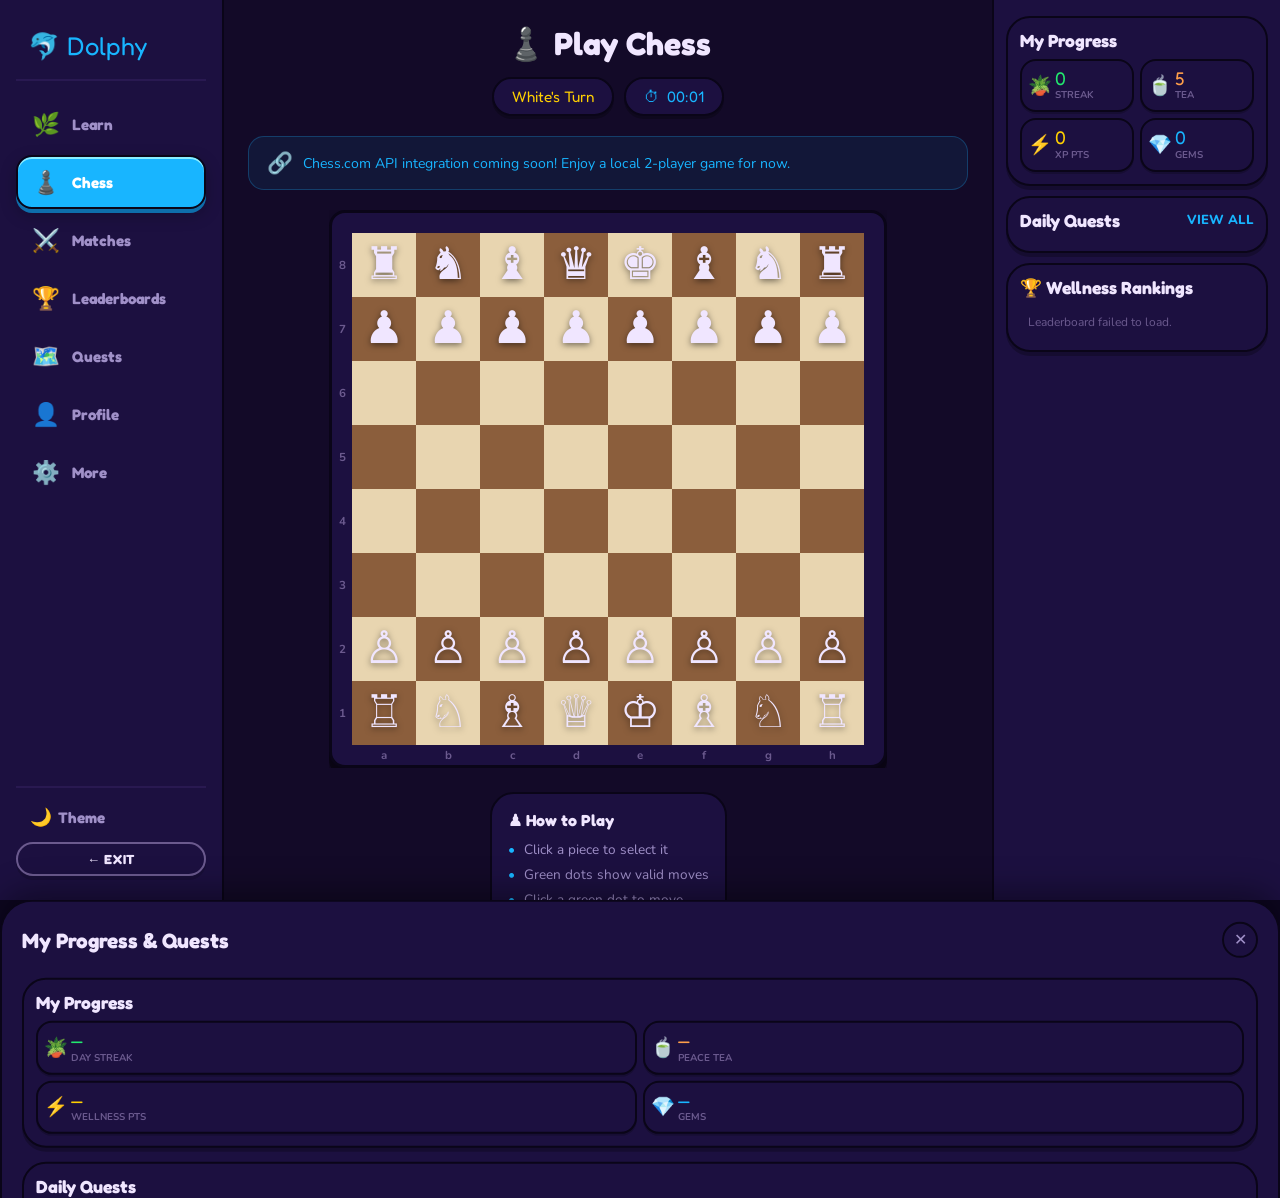
<file: public/chess.html>
<!DOCTYPE html>
<html lang="en" data-theme="dark">
<head>
  <meta charset="UTF-8" />
  <meta name="viewport" content="width=device-width, initial-scale=1.0" />
  <title>Daily Wellness Path — Dolphy</title>
  <meta name="description" content="Your daily mental wellness learning path on Dolphy." />
  <link rel="preconnect" href="https://fonts.googleapis.com" />
  <link rel="preconnect" href="https://fonts.gstatic.com" crossorigin />
  <link href="https://fonts.googleapis.com/css2?family=Fredoka+One&family=Nunito:wght@400;600;700;800;900&display=swap" rel="stylesheet" />
  <link rel="stylesheet" href="styles.css" />
</head>
<body>

  <!-- Mobile Topbar -->
  <header class="mobile-topbar" id="mobile-topbar" role="banner">
    <div class="mobile-topbar__logo">🐬 Dolphy</div>
    <div class="mobile-topbar__stats" role="status" aria-label="Your stats" onclick="App.navigate('profile')" style="cursor: pointer;">
      <div class="stat-chip" title="Day Streak"><span class="stat-chip__icon" aria-hidden="true">🪴</span><span class="stat-chip__val" id="m-streak">—</span></div>
      <div class="stat-chip" title="Peace Tea"><span class="stat-chip__icon" aria-hidden="true">🍵</span><span class="stat-chip__val" id="m-hp">—</span></div>
      <div class="stat-chip" title="Wellness Points"><span class="stat-chip__icon" aria-hidden="true">⚡</span><span class="stat-chip__val" id="m-xp">—</span></div>
      <button class="theme-toggle theme-toggle--sm" id="theme-toggle-mobile" onclick="ThemeManager.toggle()" aria-label="Toggle theme">
        <span class="theme-toggle__icon">🌙</span>
      </button>
    </div>
  </header>

  <div class="app-layout">

    <!-- LEFT SIDEBAR -->
    <aside class="sidebar-left" id="sidebar-left" role="navigation" aria-label="App navigation">
      <div class="sidebar-left__logo">🐬 Dolphy</div>
      <nav class="sidebar-nav" id="sidebar-nav" aria-label="Main menu">
        <button class="nav-item" data-id="learn" aria-label="Learn" onclick="App.navigate('learn')">
          <span class="nav-item__icon" aria-hidden="true">🌿</span>
          <span class="nav-item__label">Learn</span>
        </button>
        <button class="nav-item active" data-id="chess" aria-label="Chess" onclick="App.navigate('chess')">
          <span class="nav-item__icon" aria-hidden="true">♟️</span>
          <span class="nav-item__label">Chess</span>
        </button>
        <button class="nav-item" data-id="matches" aria-label="Matches" onclick="App.navigate('matches')">
          <span class="nav-item__icon" aria-hidden="true">⚔️</span>
          <span class="nav-item__label">Matches</span>
        </button>
        <button class="nav-item" data-id="leaderboards" aria-label="Leaderboards" onclick="App.navigate('leaderboards')">
          <span class="nav-item__icon" aria-hidden="true">🏆</span>
          <span class="nav-item__label">Leaderboards</span>
        </button>
        <button class="nav-item" data-id="quests" aria-label="Quests" onclick="App.navigate('quests')">
          <span class="nav-item__icon" aria-hidden="true">🗺️</span>
          <span class="nav-item__label">Quests</span>
        </button>
        <button class="nav-item" data-id="profile" aria-label="Profile" onclick="App.navigate('profile')">
          <span class="nav-item__icon" aria-hidden="true">👤</span>
          <span class="nav-item__label">Profile</span>
        </button>
        <button class="nav-item" data-id="more" aria-label="More" onclick="App.navigate('more')">
          <span class="nav-item__icon" aria-hidden="true">⚙️</span>
          <span class="nav-item__label">More</span>
        </button>
      </nav>
      <div class="sidebar-left__footer">
        <button class="theme-toggle theme-toggle--sidebar" onclick="ThemeManager.toggle()" aria-label="Toggle theme">
          <span class="theme-toggle__icon">🌙</span>
          <span class="theme-toggle__label">Theme</span>
        </button>
        <button class="clay-btn clay-btn--ghost clay-btn--sm sidebar-logout" id="btn-exit-app" onclick="App.navigate('landing')">← Exit</button>
      </div>
    </aside>

    <!-- MAIN CONTENT FEED -->
    <main class="main-feed" id="main-feed" role="main">
      <!-- CHESS PANEL -->
      <div class="content-panel" id="panel-chess">
        <div class="chess-layout">
          <div class="chess-main">
            <div class="chess-header">
              <div class="chess-player">
                <div class="chess-player__avatar">🤖</div>
                <div class="chess-player__info">
                  <div class="chess-player__name">AI Bot (1200)</div>
                  <div class="chess-player__status">Thinking...</div>
                </div>
              </div>
            </div>
            <div class="chess-board-wrapper">
              <div class="chess-board" id="chess-board"></div>
            </div>
            <div class="chess-footer">
              <div class="chess-player">
                <div class="chess-player__avatar" id="my-chess-avatar">🐬</div>
                <div class="chess-player__info">
                  <div class="chess-player__name" id="my-chess-name">Guest</div>
                  <div class="chess-player__status">Your turn</div>
                </div>
              </div>
            </div>
          </div>
          <div class="chess-sidebar">
            <div class="chess-controls">
              <button class="clay-btn clay-btn--secondary clay-btn--sm" id="btn-chess-resign">🏳️ Resign</button>
              <button class="clay-btn clay-btn--secondary clay-btn--sm" id="btn-chess-draw">🤝 Offer Draw</button>
            </div>
            <div class="chess-moves-list" id="chess-moves-list"></div>
          </div>
        </div>
      </div>
    </main>

    <!-- RIGHT SIDEBAR -->
    <aside class="sidebar-right" id="sidebar-right" role="complementary" aria-label="Stats and quests">

      <!-- User Stats Card -->
      <div class="right-card" id="user-stats-card" onclick="App.navigate('profile')" style="cursor: pointer;">
        <div class="right-card__header"><h3>My Progress</h3></div>
        <div class="stats-grid" role="list" aria-label="User statistics">
          <div class="stats-item stats-item--streak" role="listitem">
            <div class="stats-item__icon" aria-hidden="true">🪴</div>
            <div class="stats-item__info"><span class="stats-item__val" id="d-streak">—</span><span class="stats-item__label">Streak</span></div>
          </div>
          <div class="stats-item stats-item--hp" role="listitem">
            <div class="stats-item__icon" aria-hidden="true">🍵</div>
            <div class="stats-item__info"><span class="stats-item__val" id="d-hp">—</span><span class="stats-item__label">Tea</span></div>
          </div>
          <div class="stats-item stats-item--xp" role="listitem">
            <div class="stats-item__icon" aria-hidden="true">⚡</div>
            <div class="stats-item__info"><span class="stats-item__val" id="d-xp">—</span><span class="stats-item__label">XP Pts</span></div>
          </div>
          <div class="stats-item stats-item--gems" role="listitem">
            <div class="stats-item__icon" aria-hidden="true">💎</div>
            <div class="stats-item__info"><span class="stats-item__val" id="d-gems">—</span><span class="stats-item__label">Gems</span></div>
          </div>
        </div>
      </div>

      <!-- Daily Quests Card -->
      <div class="right-card" id="daily-quests-card">
        <div class="right-card__header">
          <h3>Daily Quests</h3>
          <button class="view-all-btn" id="btn-view-all-quests">View All</button>
        </div>
        <div id="daily-quests-list"></div>
      </div>

      <!-- Leaderboard Teaser -->
      <div class="right-card" id="leaderboard-card">
        <div class="right-card__header"><h3>🏆 Wellness Rankings</h3></div>
        <div id="leaderboard-preview"></div>
      </div>

    </aside>
  </div>

  <!-- Mobile Bottom Nav -->
  <nav class="mobile-bottom-nav" id="mobile-bottom-nav" aria-label="Mobile navigation">
    <button class="mobile-nav-item" data-id="learn" aria-label="Learn" onclick="App.navigate('learn')">
      <span class="mobile-nav-icon" aria-hidden="true">🌿</span>
      <span>Learn</span>
    </button>
    <button class="mobile-nav-item active" data-id="chess" aria-label="Chess" onclick="App.navigate('chess')">
      <span class="mobile-nav-icon" aria-hidden="true">♟️</span>
      <span>Chess</span>
    </button>
    <button class="mobile-nav-item" data-id="quests" aria-label="Quests" onclick="App.navigate('quests')">
      <span class="mobile-nav-icon" aria-hidden="true">🗺️</span>
      <span>Quests</span>
    </button>
    <button class="mobile-nav-item" data-id="stats" aria-label="Stats" onclick="App.openDrawer ? App.openDrawer('stats') : MobileDrawer.openDrawer()">
      <span class="mobile-nav-icon" aria-hidden="true">📊</span>
      <span>Stats</span>
    </button>
    <button class="mobile-nav-item" data-id="profile" aria-label="Profile" onclick="App.navigate('profile')">
      <span class="mobile-nav-icon" aria-hidden="true">👤</span>
      <span>Profile</span>
    </button>
  </nav>

  <!-- Drawer Overlay -->
  <div class="drawer-overlay" id="drawer-overlay" role="presentation"></div>

  <!-- Stats Drawer (mobile) -->
  <div class="mobile-drawer" id="stats-drawer" role="dialog" aria-modal="true" aria-label="Stats and quests">
    <div class="mobile-drawer__header">
      <h3>My Progress &amp; Quests</h3>
      <button class="drawer-close-btn" id="btn-close-drawer" aria-label="Close">✕</button>
    </div>
    <div class="mobile-drawer__body" id="stats-drawer-body"></div>
  </div>

  <!-- Lesson/Task Preview Modal -->
  <div class="modal-overlay" id="lesson-modal" role="dialog" aria-modal="true" aria-label="Task details">
    <div class="lesson-modal-card" id="lesson-modal-card"></div>
  </div>

  <script src="api.js?v=2"></script>
  <script src="app.js?v=2"></script>
  <script src="chess.js?v=2"></script>
  <script src="learn.js?v=2"></script>
</body>
</html>
</file>
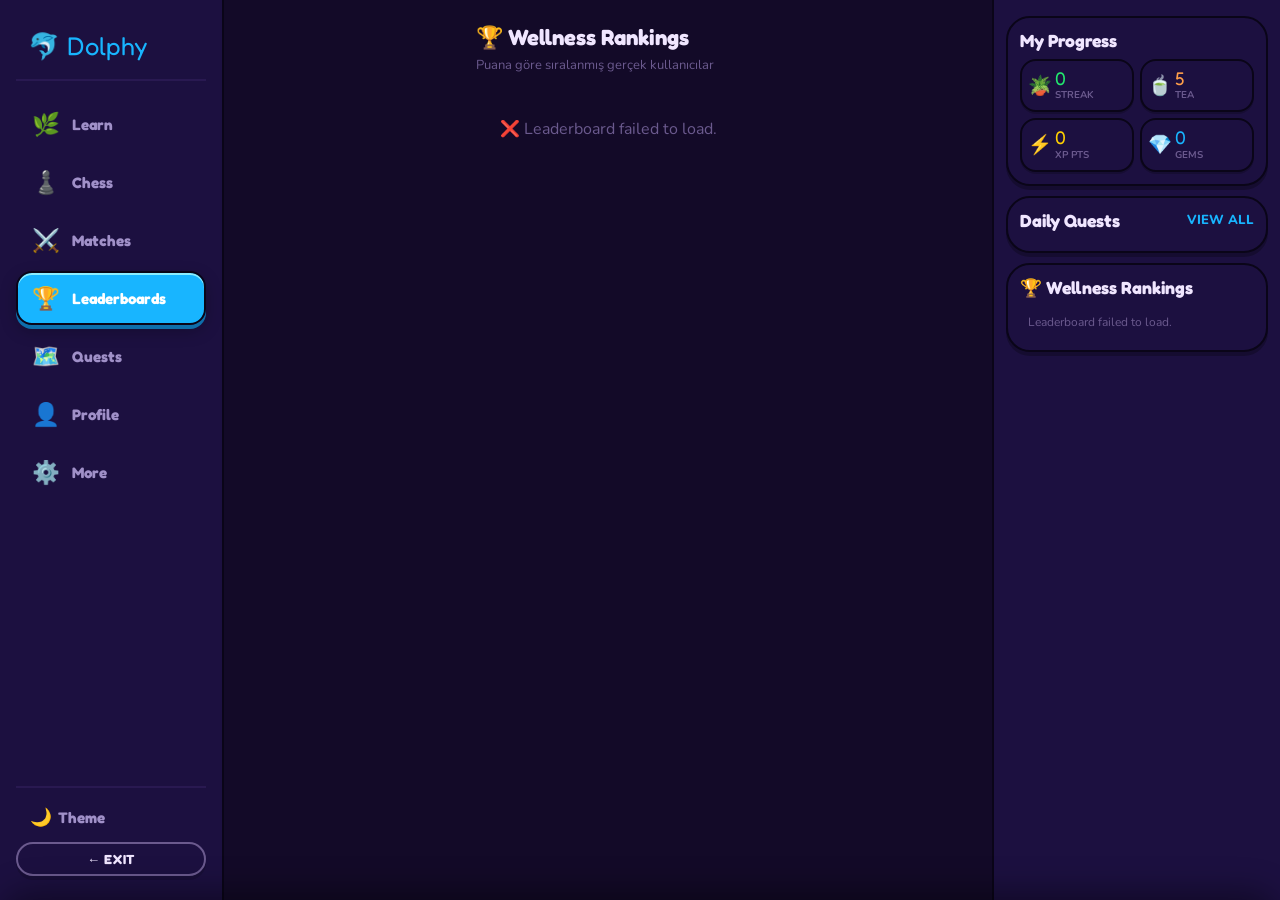
<file: public/leaderboards.html>
<!DOCTYPE html>
<html lang="en" data-theme="dark">
<head>
  <meta charset="UTF-8" />
  <meta name="viewport" content="width=device-width, initial-scale=1.0" />
  <title>Daily Wellness Path — Dolphy</title>
  <meta name="description" content="Your daily mental wellness learning path on Dolphy." />
  <link rel="preconnect" href="https://fonts.googleapis.com" />
  <link rel="preconnect" href="https://fonts.gstatic.com" crossorigin />
  <link href="https://fonts.googleapis.com/css2?family=Fredoka+One&family=Nunito:wght@400;600;700;800;900&display=swap" rel="stylesheet" />
  <link rel="stylesheet" href="styles.css" />
</head>
<body>

  <!-- Mobile Topbar -->
  <header class="mobile-topbar" id="mobile-topbar" role="banner">
    <div class="mobile-topbar__logo">🐬 Dolphy</div>
    <div class="mobile-topbar__stats" role="status" aria-label="Your stats" onclick="App.navigate('profile')" style="cursor: pointer;">
      <div class="stat-chip" title="Day Streak"><span class="stat-chip__icon" aria-hidden="true">🪴</span><span class="stat-chip__val" id="m-streak">—</span></div>
      <div class="stat-chip" title="Peace Tea"><span class="stat-chip__icon" aria-hidden="true">🍵</span><span class="stat-chip__val" id="m-hp">—</span></div>
      <div class="stat-chip" title="Wellness Points"><span class="stat-chip__icon" aria-hidden="true">⚡</span><span class="stat-chip__val" id="m-xp">—</span></div>
      <button class="theme-toggle theme-toggle--sm" id="theme-toggle-mobile" onclick="ThemeManager.toggle()" aria-label="Toggle theme">
        <span class="theme-toggle__icon">🌙</span>
      </button>
    </div>
  </header>

  <div class="app-layout">

    <!-- LEFT SIDEBAR -->
    <aside class="sidebar-left" id="sidebar-left" role="navigation" aria-label="App navigation">
      <div class="sidebar-left__logo">🐬 Dolphy</div>
      <nav class="sidebar-nav" id="sidebar-nav" aria-label="Main menu">
        <button class="nav-item" data-id="learn" aria-label="Learn" onclick="App.navigate('learn')">
          <span class="nav-item__icon" aria-hidden="true">🌿</span>
          <span class="nav-item__label">Learn</span>
        </button>
        <button class="nav-item" data-id="chess" aria-label="Chess" onclick="App.navigate('chess')">
          <span class="nav-item__icon" aria-hidden="true">♟️</span>
          <span class="nav-item__label">Chess</span>
        </button>
        <button class="nav-item" data-id="matches" aria-label="Matches" onclick="App.navigate('matches')">
          <span class="nav-item__icon" aria-hidden="true">⚔️</span>
          <span class="nav-item__label">Matches</span>
        </button>
        <button class="nav-item active" data-id="leaderboards" aria-label="Leaderboards" onclick="App.navigate('leaderboards')">
          <span class="nav-item__icon" aria-hidden="true">🏆</span>
          <span class="nav-item__label">Leaderboards</span>
        </button>
        <button class="nav-item" data-id="quests" aria-label="Quests" onclick="App.navigate('quests')">
          <span class="nav-item__icon" aria-hidden="true">🗺️</span>
          <span class="nav-item__label">Quests</span>
        </button>
        <button class="nav-item" data-id="profile" aria-label="Profile" onclick="App.navigate('profile')">
          <span class="nav-item__icon" aria-hidden="true">👤</span>
          <span class="nav-item__label">Profile</span>
        </button>
        <button class="nav-item" data-id="more" aria-label="More" onclick="App.navigate('more')">
          <span class="nav-item__icon" aria-hidden="true">⚙️</span>
          <span class="nav-item__label">More</span>
        </button>
      </nav>
      <div class="sidebar-left__footer">
        <button class="theme-toggle theme-toggle--sidebar" onclick="ThemeManager.toggle()" aria-label="Toggle theme">
          <span class="theme-toggle__icon">🌙</span>
          <span class="theme-toggle__label">Theme</span>
        </button>
        <button class="clay-btn clay-btn--ghost clay-btn--sm sidebar-logout" id="btn-exit-app" onclick="App.navigate('landing')">← Exit</button>
      </div>
    </aside>

    <!-- MAIN CONTENT FEED -->
    <main class="main-feed" id="main-feed" role="main">
      <div class="content-panel" id="panel-leaderboards">
        <div class="lb-full-panel">
          <h2 class="lb-full-panel__title">🏆 Wellness Rankings</h2>
          <p class="lb-full-panel__sub">Puana göre sıralanmış gerçek kullanıcılar</p>
          <div id="lb-full-list"><div class="lb-loading">⏳ Yükleniyor...</div></div>
        </div>
      </div>
    </main>

    <!-- RIGHT SIDEBAR -->
    <aside class="sidebar-right" id="sidebar-right" role="complementary" aria-label="Stats and quests">

      <!-- User Stats Card -->
      <div class="right-card" id="user-stats-card" onclick="App.navigate('profile')" style="cursor: pointer;">
        <div class="right-card__header"><h3>My Progress</h3></div>
        <div class="stats-grid" role="list" aria-label="User statistics">
          <div class="stats-item stats-item--streak" role="listitem">
            <div class="stats-item__icon" aria-hidden="true">🪴</div>
            <div class="stats-item__info"><span class="stats-item__val" id="d-streak">—</span><span class="stats-item__label">Streak</span></div>
          </div>
          <div class="stats-item stats-item--hp" role="listitem">
            <div class="stats-item__icon" aria-hidden="true">🍵</div>
            <div class="stats-item__info"><span class="stats-item__val" id="d-hp">—</span><span class="stats-item__label">Tea</span></div>
          </div>
          <div class="stats-item stats-item--xp" role="listitem">
            <div class="stats-item__icon" aria-hidden="true">⚡</div>
            <div class="stats-item__info"><span class="stats-item__val" id="d-xp">—</span><span class="stats-item__label">XP Pts</span></div>
          </div>
          <div class="stats-item stats-item--gems" role="listitem">
            <div class="stats-item__icon" aria-hidden="true">💎</div>
            <div class="stats-item__info"><span class="stats-item__val" id="d-gems">—</span><span class="stats-item__label">Gems</span></div>
          </div>
        </div>
      </div>

      <!-- Daily Quests Card -->
      <div class="right-card" id="daily-quests-card">
        <div class="right-card__header">
          <h3>Daily Quests</h3>
          <button class="view-all-btn" id="btn-view-all-quests">View All</button>
        </div>
        <div id="daily-quests-list"></div>
      </div>

      <!-- Leaderboard Teaser -->
      <div class="right-card" id="leaderboard-card">
        <div class="right-card__header"><h3>🏆 Wellness Rankings</h3></div>
        <div id="leaderboard-preview"></div>
      </div>

    </aside>
  </div>

  <!-- Mobile Bottom Nav -->
  <nav class="mobile-bottom-nav" id="mobile-bottom-nav" aria-label="Mobile navigation">
    <button class="mobile-nav-item" data-id="learn" aria-label="Learn" onclick="App.navigate('learn')">
      <span class="mobile-nav-icon" aria-hidden="true">🌿</span>
      <span>Learn</span>
    </button>
    <button class="mobile-nav-item" data-id="chess" aria-label="Chess" onclick="App.navigate('chess')">
      <span class="mobile-nav-icon" aria-hidden="true">♟️</span>
      <span>Chess</span>
    </button>
    <button class="mobile-nav-item" data-id="quests" aria-label="Quests" onclick="App.navigate('quests')">
      <span class="mobile-nav-icon" aria-hidden="true">🗺️</span>
      <span>Quests</span>
    </button>
    <button class="mobile-nav-item" data-id="stats" aria-label="Stats" onclick="App.openDrawer ? App.openDrawer('stats') : MobileDrawer.openDrawer()">
      <span class="mobile-nav-icon" aria-hidden="true">📊</span>
      <span>Stats</span>
    </button>
    <button class="mobile-nav-item" data-id="profile" aria-label="Profile" onclick="App.navigate('profile')">
      <span class="mobile-nav-icon" aria-hidden="true">👤</span>
      <span>Profile</span>
    </button>
  </nav>

  <!-- Drawer Overlay -->
  <div class="drawer-overlay" id="drawer-overlay" role="presentation"></div>

  <!-- Stats Drawer (mobile) -->
  <div class="mobile-drawer" id="stats-drawer" role="dialog" aria-modal="true" aria-label="Stats and quests">
    <div class="mobile-drawer__header">
      <h3>My Progress &amp; Quests</h3>
      <button class="drawer-close-btn" id="btn-close-drawer" aria-label="Close">✕</button>
    </div>
    <div class="mobile-drawer__body" id="stats-drawer-body"></div>
  </div>

  <script src="api.js?v=2"></script>
  <script src="app.js?v=2"></script>
  <script src="learn.js?v=2"></script>
</body>
</html>
</file>
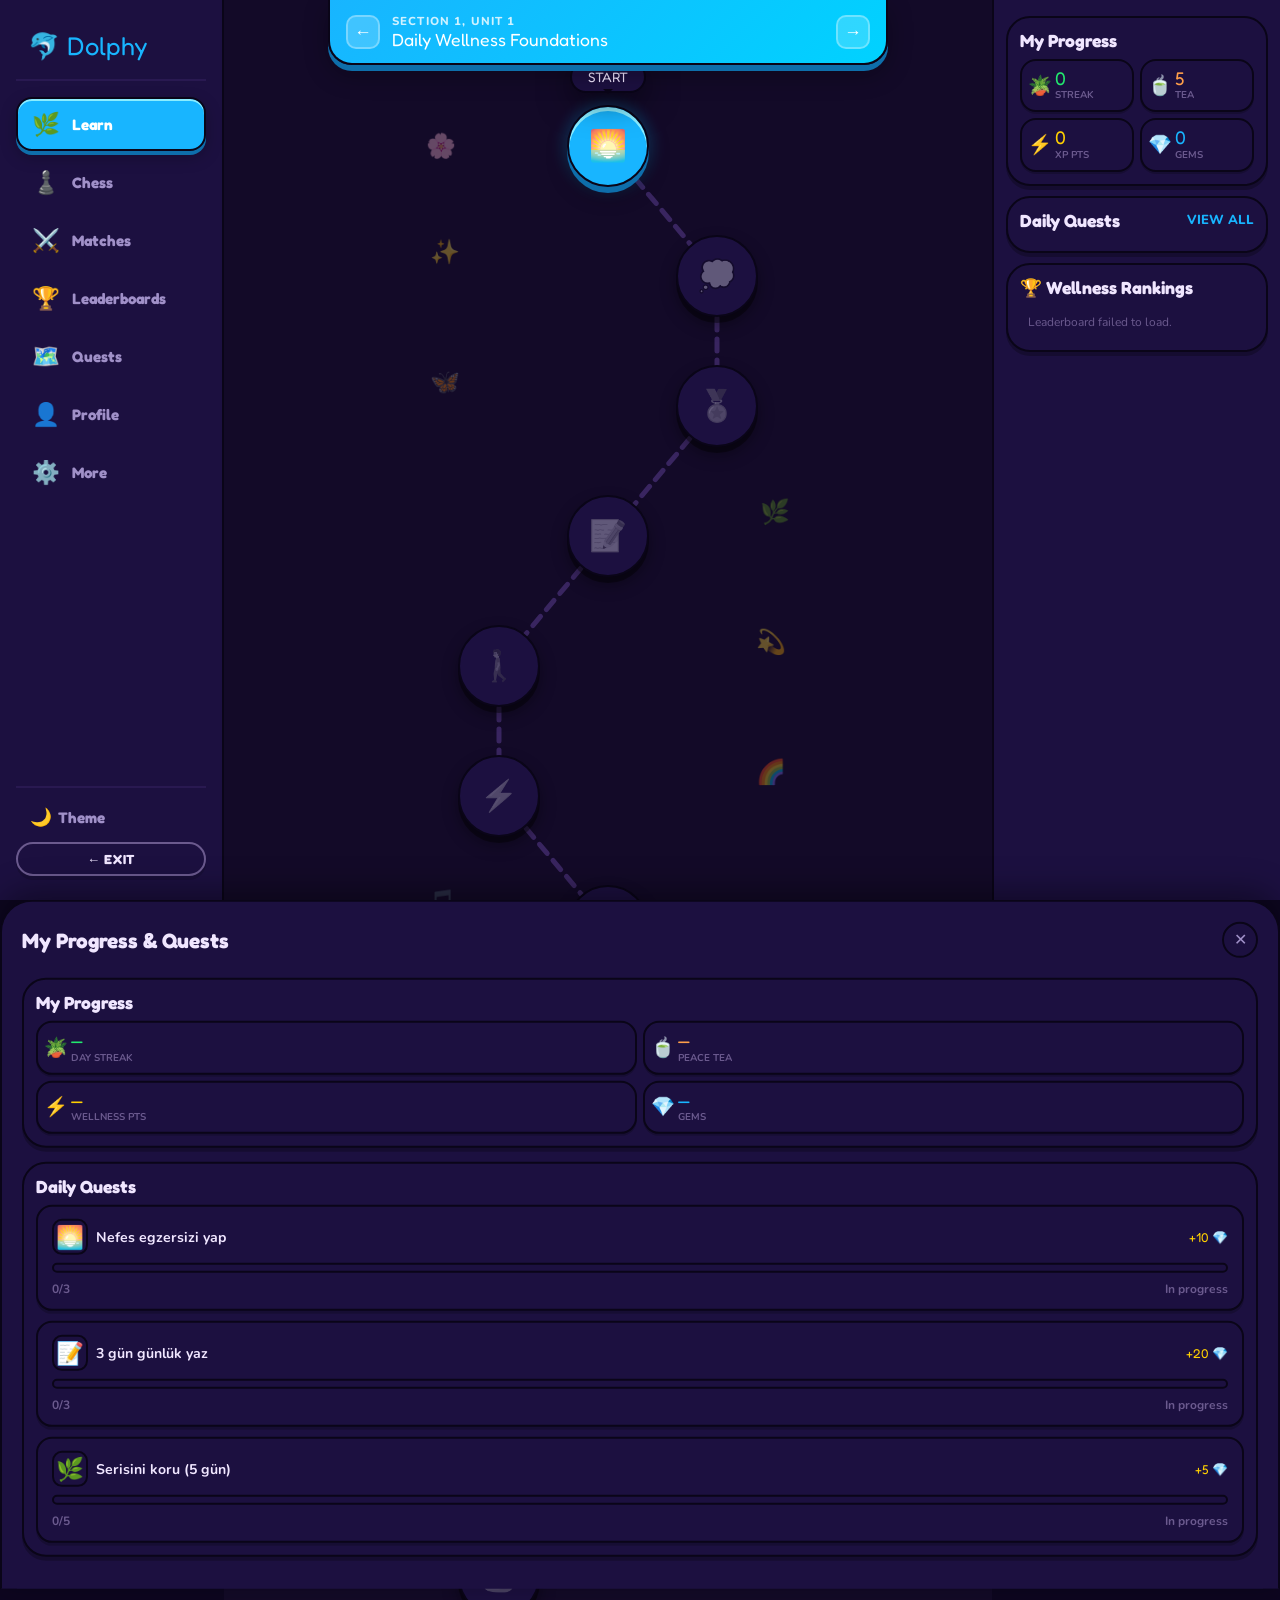
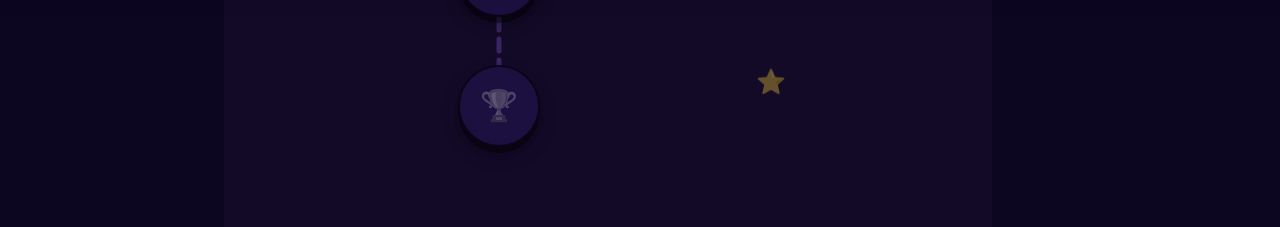
<file: public/learn.html>
<!DOCTYPE html>
<html lang="en" data-theme="dark">
<head>
  <meta charset="UTF-8" />
  <meta name="viewport" content="width=device-width, initial-scale=1.0" />
  <title>Daily Wellness Path — Dolphy</title>
  <meta name="description" content="Your daily mental wellness learning path on Dolphy." />
  <link rel="preconnect" href="https://fonts.googleapis.com" />
  <link rel="preconnect" href="https://fonts.gstatic.com" crossorigin />
  <link href="https://fonts.googleapis.com/css2?family=Fredoka+One&family=Nunito:wght@400;600;700;800;900&display=swap" rel="stylesheet" />
  <link rel="stylesheet" href="styles.css" />
</head>
<body>

  <!-- Mobile Topbar -->
  <header class="mobile-topbar" id="mobile-topbar" role="banner">
    <div class="mobile-topbar__logo">🐬 Dolphy</div>
    <div class="mobile-topbar__stats" role="status" aria-label="Your stats" onclick="App.navigate('profile')" style="cursor: pointer;">
      <div class="stat-chip" title="Day Streak"><span class="stat-chip__icon" aria-hidden="true">🪴</span><span class="stat-chip__val" id="m-streak">—</span></div>
      <div class="stat-chip" title="Peace Tea"><span class="stat-chip__icon" aria-hidden="true">🍵</span><span class="stat-chip__val" id="m-hp">—</span></div>
      <div class="stat-chip" title="Wellness Points"><span class="stat-chip__icon" aria-hidden="true">⚡</span><span class="stat-chip__val" id="m-xp">—</span></div>
      <button class="theme-toggle theme-toggle--sm" id="theme-toggle-mobile" onclick="ThemeManager.toggle()" aria-label="Toggle theme">
        <span class="theme-toggle__icon">🌙</span>
      </button>
    </div>
  </header>

  <div class="app-layout">

    <!-- LEFT SIDEBAR -->
    <aside class="sidebar-left" id="sidebar-left" role="navigation" aria-label="App navigation">
      <div class="sidebar-left__logo">🐬 Dolphy</div>
      <nav class="sidebar-nav" id="sidebar-nav" aria-label="Main menu">
        <button class="nav-item active" data-id="learn" aria-label="Learn" onclick="App.navigate('learn')">
          <span class="nav-item__icon" aria-hidden="true">🌿</span>
          <span class="nav-item__label">Learn</span>
        </button>
        <button class="nav-item" data-id="chess" aria-label="Chess" onclick="App.navigate('chess')">
          <span class="nav-item__icon" aria-hidden="true">♟️</span>
          <span class="nav-item__label">Chess</span>
        </button>
        <button class="nav-item" data-id="matches" aria-label="Matches" onclick="App.navigate('matches')">
          <span class="nav-item__icon" aria-hidden="true">⚔️</span>
          <span class="nav-item__label">Matches</span>
        </button>
        <button class="nav-item" data-id="leaderboards" aria-label="Leaderboards" onclick="App.navigate('leaderboards')">
          <span class="nav-item__icon" aria-hidden="true">🏆</span>
          <span class="nav-item__label">Leaderboards</span>
        </button>
        <button class="nav-item" data-id="quests" aria-label="Quests" onclick="App.navigate('quests')">
          <span class="nav-item__icon" aria-hidden="true">🗺️</span>
          <span class="nav-item__label">Quests</span>
        </button>
        <button class="nav-item" data-id="profile" aria-label="Profile" onclick="App.navigate('profile')">
          <span class="nav-item__icon" aria-hidden="true">👤</span>
          <span class="nav-item__label">Profile</span>
        </button>
        <button class="nav-item" data-id="more" aria-label="More" onclick="App.navigate('more')">
          <span class="nav-item__icon" aria-hidden="true">⚙️</span>
          <span class="nav-item__label">More</span>
        </button>
      </nav>
      <div class="sidebar-left__footer">
        <button class="theme-toggle theme-toggle--sidebar" onclick="ThemeManager.toggle()" aria-label="Toggle theme">
          <span class="theme-toggle__icon">🌙</span>
          <span class="theme-toggle__label">Theme</span>
        </button>
        <button class="clay-btn clay-btn--ghost clay-btn--sm sidebar-logout" id="btn-exit-app" onclick="App.navigate('landing')">← Exit</button>
      </div>
    </aside>

    <!-- MAIN CONTENT FEED -->
    <main class="main-feed" id="main-feed" role="main">
      <!-- LEARN PANEL -->
      <div class="content-panel" id="panel-learn">
        <div class="section-banner" id="section-banner">
          <button class="section-banner__back" id="btn-prev-section" onclick="PathManager.prevSection()" aria-label="Previous section">←</button>
          <div class="section-banner__text">
            <div class="section-banner__label" id="banner-label">SECTION 1, UNIT 1</div>
            <div class="section-banner__title" id="banner-title">Daily Wellness Foundations</div>
          </div>
          <button class="section-banner__next" id="btn-next-section" onclick="PathManager.nextSection()" aria-label="Next section">→</button>
        </div>
        <div class="node-path-canvas" id="node-path-canvas" role="list" aria-label="Wellness task path"></div>
      </div>
    </main>

    <!-- RIGHT SIDEBAR -->
    <aside class="sidebar-right" id="sidebar-right" role="complementary" aria-label="Stats and quests">

      <!-- User Stats Card -->
      <div class="right-card" id="user-stats-card" onclick="App.navigate('profile')" style="cursor: pointer;">
        <div class="right-card__header"><h3>My Progress</h3></div>
        <div class="stats-grid" role="list" aria-label="User statistics">
          <div class="stats-item stats-item--streak" role="listitem">
            <div class="stats-item__icon" aria-hidden="true">🪴</div>
            <div class="stats-item__info"><span class="stats-item__val" id="d-streak">—</span><span class="stats-item__label">Streak</span></div>
          </div>
          <div class="stats-item stats-item--hp" role="listitem">
            <div class="stats-item__icon" aria-hidden="true">🍵</div>
            <div class="stats-item__info"><span class="stats-item__val" id="d-hp">—</span><span class="stats-item__label">Tea</span></div>
          </div>
          <div class="stats-item stats-item--xp" role="listitem">
            <div class="stats-item__icon" aria-hidden="true">⚡</div>
            <div class="stats-item__info"><span class="stats-item__val" id="d-xp">—</span><span class="stats-item__label">XP Pts</span></div>
          </div>
          <div class="stats-item stats-item--gems" role="listitem">
            <div class="stats-item__icon" aria-hidden="true">💎</div>
            <div class="stats-item__info"><span class="stats-item__val" id="d-gems">—</span><span class="stats-item__label">Gems</span></div>
          </div>
        </div>
      </div>

      <!-- Daily Quests Card -->
      <div class="right-card" id="daily-quests-card">
        <div class="right-card__header">
          <h3>Daily Quests</h3>
          <button class="view-all-btn" id="btn-view-all-quests">View All</button>
        </div>
        <div id="daily-quests-list"></div>
      </div>

      <!-- Leaderboard Teaser -->
      <div class="right-card" id="leaderboard-card">
        <div class="right-card__header"><h3>🏆 Wellness Rankings</h3></div>
        <div id="leaderboard-preview"></div>
      </div>

    </aside>
  </div>

  <!-- Mobile Bottom Nav -->
  <nav class="mobile-bottom-nav" id="mobile-bottom-nav" aria-label="Mobile navigation">
    <button class="mobile-nav-item active" data-id="learn" aria-label="Learn" onclick="App.navigate('learn')">
      <span class="mobile-nav-icon" aria-hidden="true">🌿</span>
      <span>Learn</span>
    </button>
    <button class="mobile-nav-item" data-id="chess" aria-label="Chess" onclick="App.navigate('chess')">
      <span class="mobile-nav-icon" aria-hidden="true">♟️</span>
      <span>Chess</span>
    </button>
    <button class="mobile-nav-item" data-id="quests" aria-label="Quests" onclick="App.navigate('quests')">
      <span class="mobile-nav-icon" aria-hidden="true">🗺️</span>
      <span>Quests</span>
    </button>
    <button class="mobile-nav-item" data-id="stats" aria-label="Stats" onclick="App.openDrawer ? App.openDrawer('stats') : MobileDrawer.openDrawer()">
      <span class="mobile-nav-icon" aria-hidden="true">📊</span>
      <span>Stats</span>
    </button>
    <button class="mobile-nav-item" data-id="profile" aria-label="Profile" onclick="App.navigate('profile')">
      <span class="mobile-nav-icon" aria-hidden="true">👤</span>
      <span>Profile</span>
    </button>
  </nav>

  <!-- Drawer Overlay -->
  <div class="drawer-overlay" id="drawer-overlay" role="presentation"></div>

  <!-- Stats Drawer (mobile) -->
  <div class="mobile-drawer" id="stats-drawer" role="dialog" aria-modal="true" aria-label="Stats and quests">
    <div class="mobile-drawer__header">
      <h3>My Progress &amp; Quests</h3>
      <button class="drawer-close-btn" id="btn-close-drawer" aria-label="Close">✕</button>
    </div>
    <div class="mobile-drawer__body" id="stats-drawer-body"></div>
  </div>

  <!-- Lesson/Task Preview Modal -->
  <div class="modal-overlay" id="lesson-modal" role="dialog" aria-modal="true" aria-label="Task details">
    <div class="lesson-modal-card" id="lesson-modal-card"></div>
  </div>

  <script src="api.js?v=2"></script>
  <script src="app.js?v=2"></script>
  <script src="learn.js?v=2"></script>
</body>
</html>
</file>
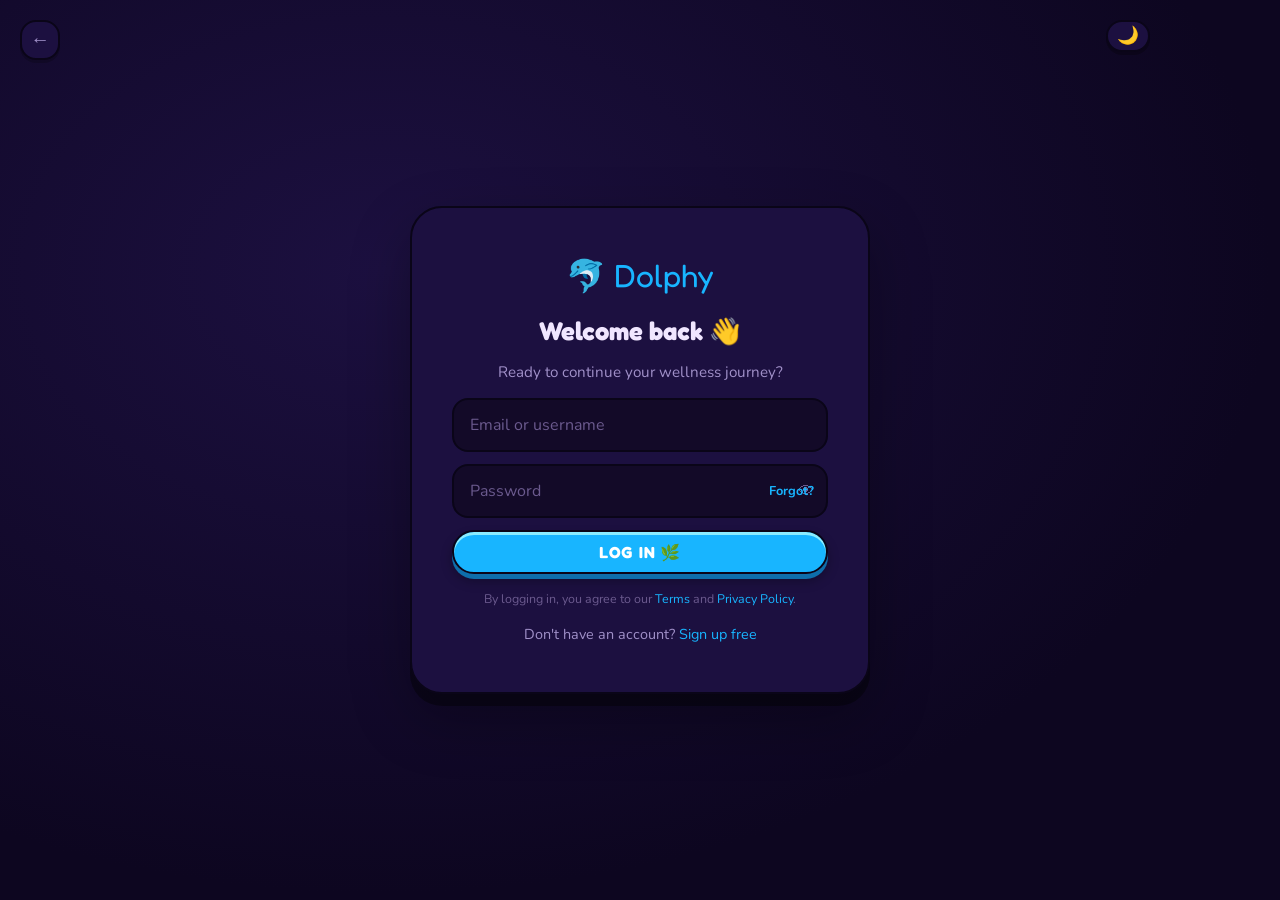
<file: public/matches.html>
<!DOCTYPE html>
<html lang="en" data-theme="dark">
<head>
  <meta charset="UTF-8" />
  <meta name="viewport" content="width=device-width, initial-scale=1.0" />
  <title>Daily Wellness Path — Dolphy</title>
  <meta name="description" content="Your daily mental wellness learning path on Dolphy." />
  <link rel="preconnect" href="https://fonts.googleapis.com" />
  <link rel="preconnect" href="https://fonts.gstatic.com" crossorigin />
  <link href="https://fonts.googleapis.com/css2?family=Fredoka+One&family=Nunito:wght@400;600;700;800;900&display=swap" rel="stylesheet" />
  <link rel="stylesheet" href="styles.css" />
</head>
<body>

  <!-- Mobile Topbar -->
  <header class="mobile-topbar" id="mobile-topbar" role="banner">
    <div class="mobile-topbar__logo">🐬 Dolphy</div>
    <div class="mobile-topbar__stats" role="status" aria-label="Your stats" onclick="App.navigate('profile')" style="cursor: pointer;">
      <div class="stat-chip" title="Day Streak"><span class="stat-chip__icon" aria-hidden="true">🪴</span><span class="stat-chip__val" id="m-streak">—</span></div>
      <div class="stat-chip" title="Peace Tea"><span class="stat-chip__icon" aria-hidden="true">🍵</span><span class="stat-chip__val" id="m-hp">—</span></div>
      <div class="stat-chip" title="Wellness Points"><span class="stat-chip__icon" aria-hidden="true">⚡</span><span class="stat-chip__val" id="m-xp">—</span></div>
      <button class="theme-toggle theme-toggle--sm" id="theme-toggle-mobile" onclick="ThemeManager.toggle()" aria-label="Toggle theme">
        <span class="theme-toggle__icon">🌙</span>
      </button>
    </div>
  </header>

  <div class="app-layout">

    <!-- LEFT SIDEBAR -->
    <aside class="sidebar-left" id="sidebar-left" role="navigation" aria-label="App navigation">
      <div class="sidebar-left__logo">🐬 Dolphy</div>
      <nav class="sidebar-nav" id="sidebar-nav" aria-label="Main menu">
        <button class="nav-item" data-id="learn" aria-label="Learn" onclick="App.navigate('learn')">
          <span class="nav-item__icon" aria-hidden="true">🌿</span>
          <span class="nav-item__label">Learn</span>
        </button>
        <button class="nav-item" data-id="chess" aria-label="Chess" onclick="App.navigate('chess')">
          <span class="nav-item__icon" aria-hidden="true">♟️</span>
          <span class="nav-item__label">Chess</span>
        </button>
        <button class="nav-item active" data-id="matches" aria-label="Matches" onclick="App.navigate('matches')">
          <span class="nav-item__icon" aria-hidden="true">⚔️</span>
          <span class="nav-item__label">Matches</span>
        </button>
        <button class="nav-item" data-id="leaderboards" aria-label="Leaderboards" onclick="App.navigate('leaderboards')">
          <span class="nav-item__icon" aria-hidden="true">🏆</span>
          <span class="nav-item__label">Leaderboards</span>
        </button>
        <button class="nav-item" data-id="quests" aria-label="Quests" onclick="App.navigate('quests')">
          <span class="nav-item__icon" aria-hidden="true">🗺️</span>
          <span class="nav-item__label">Quests</span>
        </button>
        <button class="nav-item" data-id="profile" aria-label="Profile" onclick="App.navigate('profile')">
          <span class="nav-item__icon" aria-hidden="true">👤</span>
          <span class="nav-item__label">Profile</span>
        </button>
        <button class="nav-item" data-id="more" aria-label="More" onclick="App.navigate('more')">
          <span class="nav-item__icon" aria-hidden="true">⚙️</span>
          <span class="nav-item__label">More</span>
        </button>
      </nav>
      <div class="sidebar-left__footer">
        <button class="theme-toggle theme-toggle--sidebar" onclick="ThemeManager.toggle()" aria-label="Toggle theme">
          <span class="theme-toggle__icon">🌙</span>
          <span class="theme-toggle__label">Theme</span>
        </button>
        <button class="clay-btn clay-btn--ghost clay-btn--sm sidebar-logout" id="btn-exit-app" onclick="App.navigate('landing')">← Exit</button>
      </div>
    </aside>

    <!-- MAIN CONTENT FEED -->
    <main class="main-feed" id="main-feed" role="main">
      <div class="content-panel" id="panel-matches">
        <div class="lb-full-panel" style="padding: 24px;">
          <h2 class="lb-full-panel__title" style="margin-bottom: 8px;">🤝 Buddy System</h2>
          <p class="lb-full-panel__sub" style="margin-bottom: 24px;">Add your friends and compete with them!</p>

          <div style="display: flex; gap: 8px; margin-bottom: 24px;">
            <input type="text" id="friend-search-input" placeholder="Search by name or email..." style="flex: 1; padding: 12px 16px; border-radius: 14px; border: 1px solid var(--border); background: var(--bg-secondary); color: var(--text-primary); font-family: 'Nunito', sans-serif;" />
            <button id="btn-friend-search" class="clay-btn clay-btn--primary">Search</button>
          </div>
          
          <div id="friend-search-results" style="margin-bottom: 32px; display: flex; flex-direction: column; gap: 10px;"></div>

          <h3 style="margin-bottom: 16px; color: var(--text-primary); font-family: 'Fredoka One', cursive;">🏆 Friends Leaderboard</h3>
          <div id="friends-list"><div class="lb-loading">⏳ Loading...</div></div>
        </div>
      </div>
    </main>

    <!-- RIGHT SIDEBAR -->
    <aside class="sidebar-right" id="sidebar-right" role="complementary" aria-label="Stats and quests">

      <!-- User Stats Card -->
      <div class="right-card" id="user-stats-card" onclick="App.navigate('profile')" style="cursor: pointer;">
        <div class="right-card__header"><h3>My Progress</h3></div>
        <div class="stats-grid" role="list" aria-label="User statistics">
          <div class="stats-item stats-item--streak" role="listitem">
            <div class="stats-item__icon" aria-hidden="true">🪴</div>
            <div class="stats-item__info"><span class="stats-item__val" id="d-streak">—</span><span class="stats-item__label">Streak</span></div>
          </div>
          <div class="stats-item stats-item--hp" role="listitem">
            <div class="stats-item__icon" aria-hidden="true">🍵</div>
            <div class="stats-item__info"><span class="stats-item__val" id="d-hp">—</span><span class="stats-item__label">Tea</span></div>
          </div>
          <div class="stats-item stats-item--xp" role="listitem">
            <div class="stats-item__icon" aria-hidden="true">⚡</div>
            <div class="stats-item__info"><span class="stats-item__val" id="d-xp">—</span><span class="stats-item__label">XP Pts</span></div>
          </div>
          <div class="stats-item stats-item--gems" role="listitem">
            <div class="stats-item__icon" aria-hidden="true">💎</div>
            <div class="stats-item__info"><span class="stats-item__val" id="d-gems">—</span><span class="stats-item__label">Gems</span></div>
          </div>
        </div>
      </div>

      <!-- Daily Quests Card -->
      <div class="right-card" id="daily-quests-card">
        <div class="right-card__header">
          <h3>Daily Quests</h3>
          <button class="view-all-btn" id="btn-view-all-quests">View All</button>
        </div>
        <div id="daily-quests-list"></div>
      </div>

      <!-- Leaderboard Teaser -->
      <div class="right-card" id="leaderboard-card">
        <div class="right-card__header"><h3>🏆 Wellness Rankings</h3></div>
        <div id="leaderboard-preview"></div>
      </div>

    </aside>
  </div>

  <!-- Mobile Bottom Nav -->
  <nav class="mobile-bottom-nav" id="mobile-bottom-nav" aria-label="Mobile navigation">
    <button class="mobile-nav-item" data-id="learn" aria-label="Learn" onclick="App.navigate('learn')">
      <span class="mobile-nav-icon" aria-hidden="true">🌿</span>
      <span>Learn</span>
    </button>
    <button class="mobile-nav-item" data-id="chess" aria-label="Chess" onclick="App.navigate('chess')">
      <span class="mobile-nav-icon" aria-hidden="true">♟️</span>
      <span>Chess</span>
    </button>
    <button class="mobile-nav-item" data-id="quests" aria-label="Quests" onclick="App.navigate('quests')">
      <span class="mobile-nav-icon" aria-hidden="true">🗺️</span>
      <span>Quests</span>
    </button>
    <button class="mobile-nav-item" data-id="stats" aria-label="Stats" onclick="App.openDrawer ? App.openDrawer('stats') : MobileDrawer.openDrawer()">
      <span class="mobile-nav-icon" aria-hidden="true">📊</span>
      <span>Stats</span>
    </button>
    <button class="mobile-nav-item" data-id="profile" aria-label="Profile" onclick="App.navigate('profile')">
      <span class="mobile-nav-icon" aria-hidden="true">👤</span>
      <span>Profile</span>
    </button>
  </nav>

  <!-- Drawer Overlay -->
  <div class="drawer-overlay" id="drawer-overlay" role="presentation"></div>

  <!-- Stats Drawer (mobile) -->
  <div class="mobile-drawer" id="stats-drawer" role="dialog" aria-modal="true" aria-label="Stats and quests">
    <div class="mobile-drawer__header">
      <h3>My Progress &amp; Quests</h3>
      <button class="drawer-close-btn" id="btn-close-drawer" aria-label="Close">✕</button>
    </div>
    <div class="mobile-drawer__body" id="stats-drawer-body"></div>
  </div>

  <!-- Lesson/Task Preview Modal -->
  <div class="modal-overlay" id="lesson-modal" role="dialog" aria-modal="true" aria-label="Task details">
    <div class="lesson-modal-card" id="lesson-modal-card"></div>
  </div>

  <script src="api.js?v=2"></script>
  <script src="app.js?v=2"></script>
  <script src="learn.js?v=2"></script>
  <script>
    "use strict";
    
    async function loadFriends() {
      const container = document.getElementById('friends-list');
      if (!container) return;
      container.innerHTML = '<div class="lb-loading">⏳ Yükleniyor...</div>';
      try {
        const friends = await API.users.getFriends();
        container.innerHTML = '';
        if (!friends || !friends.length) {
          container.innerHTML = '<p style="color:var(--text-muted);text-align:center;padding:24px">🚀 Henüz arkadaşın yok. Hemen birini ara!</p>';
          return;
        }
        
        const AVATARS = ['🌸','🦋','🌿','💧','🌺','🌟','💫','✨','🌈','🐬','🎕','🐢','🦦','🍎','🌊','🚲','🎂','🦁','🧊','🐊'];
        const wrap = document.createElement('div');
        wrap.style.cssText = 'display:flex;flex-direction:column;gap:10px;';
        
        friends.forEach((e, i) => {
          const avatar = AVATARS[i % AVATARS.length];
          const div = document.createElement('div');
          div.className = 'leaderboard-entry';
          const rank = i + 1;
          const RANK_CLASSES = { 1:'lb-rank--gold', 2:'lb-rank--silver', 3:'lb-rank--bronze' };
          div.innerHTML = `
            <span class="lb-rank ${RANK_CLASSES[rank] || ''}">${rank}</span>
            <div class="lb-avatar" aria-hidden="true">${avatar}</div>
            <span class="lb-name">${e.name || 'İsimsiz'}</span>
            <div style="margin-left:auto;text-align:right">
              <span class="lb-xp">${(e.xp||0).toLocaleString()} pts</span>
              <div style="font-size:11px;color:var(--text-muted)">🪴 ${e.streak||0} gün seri</div>
            </div>
          `;
          wrap.appendChild(div);
        });
        container.appendChild(wrap);
      } catch(err) {
        console.error("Arkadaş listesi çekilemedi:", err);
        container.innerHTML = '<p style="color:var(--text-muted);text-align:center;padding:24px">❌ Arkadaş listesi yüklenemedi.</p>';
      }
    }

    async function searchFriends() {
      const q = document.getElementById('friend-search-input').value.trim();
      const container = document.getElementById('friend-search-results');
      if (!q) {
        container.innerHTML = '';
        return;
      }
      container.innerHTML = '<div style="color:var(--text-muted); padding: 12px; text-align: center;">Aranıyor...</div>';
      try {
        const results = await API.users.search(q);
        container.innerHTML = '';
        if (!results || !results.length) {
          container.innerHTML = '<div style="color:var(--text-muted); padding: 12px; text-align: center;">Kullanıcı bulunamadı.</div>';
          return;
        }
        results.forEach(u => {
          const div = document.createElement('div');
          div.style.cssText = 'display:flex; justify-content:space-between; align-items:center; padding:12px 16px; background:var(--bg-secondary); border-radius:12px; border: 1px solid var(--border);';
          div.innerHTML = `
            <div>
              <div style="font-weight:bold; color:var(--text-primary); font-family: 'Fredoka One', cursive; margin-bottom: 4px;">${u.name || 'İsimsiz'}</div>
              <div style="font-size:12px; color:var(--text-muted);">${u.xp || 0} XP • ${u.streak || 0} gün seri</div>
            </div>
            <button class="clay-btn clay-btn--sm ${u.is_friend ? 'clay-btn--secondary' : 'clay-btn--primary'}" 
                    ${u.is_friend ? 'disabled' : ''} 
                    onclick="addFriend(this, ${u.id})">
              ${u.is_friend ? 'Eklendi' : 'Ekle'}
            </button>
          `;
          container.appendChild(div);
        });
      } catch (err) {
        console.error("Arama hatası:", err);
        container.innerHTML = '<div style="color:var(--text-muted); padding: 12px; text-align: center;">Arama sırasında hata oluştu.</div>';
      }
    }

    async function addFriend(btn, friendId) {
      const originalText = btn.textContent;
      btn.textContent = '...';
      btn.disabled = true;
      try {
        await API.users.addFriend(friendId);
        btn.textContent = 'Eklendi';
        btn.className = 'clay-btn clay-btn--sm clay-btn--secondary';
        loadFriends(); // Refresh leaderboard
      } catch (err) {
        btn.textContent = 'Hata';
        setTimeout(() => {
          btn.textContent = originalText;
          btn.disabled = false;
        }, 2000);
      }
    }

    document.addEventListener('DOMContentLoaded', () => {
      document.getElementById('btn-friend-search')?.addEventListener('click', searchFriends);
      document.getElementById('friend-search-input')?.addEventListener('keypress', (e) => {
        if (e.key === 'Enter') searchFriends();
      });
      loadFriends();
    });
  </script>
</body>
</html>
</file>
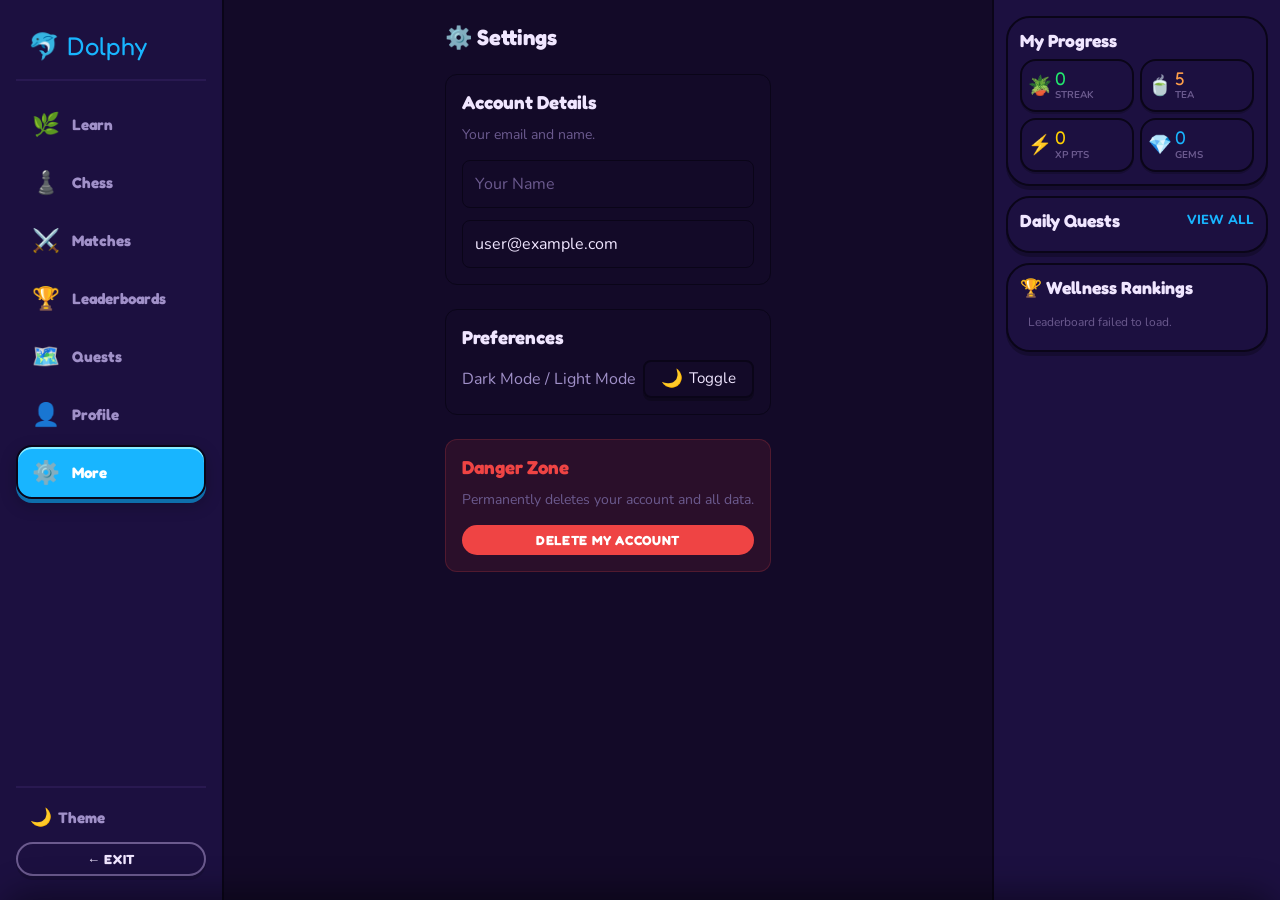
<file: public/more.html>
<!DOCTYPE html>
<html lang="en" data-theme="dark">
<head>
  <meta charset="UTF-8" />
  <meta name="viewport" content="width=device-width, initial-scale=1.0" />
  <title>Daily Wellness Path — Dolphy</title>
  <meta name="description" content="Your daily mental wellness learning path on Dolphy." />
  <link rel="preconnect" href="https://fonts.googleapis.com" />
  <link rel="preconnect" href="https://fonts.gstatic.com" crossorigin />
  <link href="https://fonts.googleapis.com/css2?family=Fredoka+One&family=Nunito:wght@400;600;700;800;900&display=swap" rel="stylesheet" />
  <link rel="stylesheet" href="styles.css" />
</head>
<body>

  <!-- Mobile Topbar -->
  <header class="mobile-topbar" id="mobile-topbar" role="banner">
    <div class="mobile-topbar__logo">🐬 Dolphy</div>
    <div class="mobile-topbar__stats" role="status" aria-label="Your stats" onclick="App.navigate('profile')" style="cursor: pointer;">
      <div class="stat-chip" title="Day Streak"><span class="stat-chip__icon" aria-hidden="true">🪴</span><span class="stat-chip__val" id="m-streak">—</span></div>
      <div class="stat-chip" title="Peace Tea"><span class="stat-chip__icon" aria-hidden="true">🍵</span><span class="stat-chip__val" id="m-hp">—</span></div>
      <div class="stat-chip" title="Wellness Points"><span class="stat-chip__icon" aria-hidden="true">⚡</span><span class="stat-chip__val" id="m-xp">—</span></div>
      <button class="theme-toggle theme-toggle--sm" id="theme-toggle-mobile" onclick="ThemeManager.toggle()" aria-label="Toggle theme">
        <span class="theme-toggle__icon">🌙</span>
      </button>
    </div>
  </header>

  <div class="app-layout">

    <!-- LEFT SIDEBAR -->
    <aside class="sidebar-left" id="sidebar-left" role="navigation" aria-label="App navigation">
      <div class="sidebar-left__logo">🐬 Dolphy</div>
      <nav class="sidebar-nav" id="sidebar-nav" aria-label="Main menu">
        <button class="nav-item" data-id="learn" aria-label="Learn" onclick="App.navigate('learn')">
          <span class="nav-item__icon" aria-hidden="true">🌿</span>
          <span class="nav-item__label">Learn</span>
        </button>
        <button class="nav-item" data-id="chess" aria-label="Chess" onclick="App.navigate('chess')">
          <span class="nav-item__icon" aria-hidden="true">♟️</span>
          <span class="nav-item__label">Chess</span>
        </button>
        <button class="nav-item" data-id="matches" aria-label="Matches" onclick="App.navigate('matches')">
          <span class="nav-item__icon" aria-hidden="true">⚔️</span>
          <span class="nav-item__label">Matches</span>
        </button>
        <button class="nav-item" data-id="leaderboards" aria-label="Leaderboards" onclick="App.navigate('leaderboards')">
          <span class="nav-item__icon" aria-hidden="true">🏆</span>
          <span class="nav-item__label">Leaderboards</span>
        </button>
        <button class="nav-item" data-id="quests" aria-label="Quests" onclick="App.navigate('quests')">
          <span class="nav-item__icon" aria-hidden="true">🗺️</span>
          <span class="nav-item__label">Quests</span>
        </button>
        <button class="nav-item" data-id="profile" aria-label="Profile" onclick="App.navigate('profile')">
          <span class="nav-item__icon" aria-hidden="true">👤</span>
          <span class="nav-item__label">Profile</span>
        </button>
        <button class="nav-item active" data-id="more" aria-label="More" onclick="App.navigate('more')">
          <span class="nav-item__icon" aria-hidden="true">⚙️</span>
          <span class="nav-item__label">More</span>
        </button>
      </nav>
      <div class="sidebar-left__footer">
        <button class="theme-toggle theme-toggle--sidebar" onclick="ThemeManager.toggle()" aria-label="Toggle theme">
          <span class="theme-toggle__icon">🌙</span>
          <span class="theme-toggle__label">Theme</span>
        </button>
        <button class="clay-btn clay-btn--ghost clay-btn--sm sidebar-logout" id="btn-exit-app" onclick="App.navigate('landing')">← Exit</button>
      </div>
    </aside>

    <!-- MAIN CONTENT FEED -->
    <main class="main-feed" id="main-feed" role="main">
      <div class="content-panel" id="panel-more">
        <div class="lb-full-panel" style="padding: 24px;">
          <h2 class="lb-full-panel__title" style="margin-bottom: 24px;">⚙️ Settings</h2>

          <!-- Account Settings -->
          <div style="background: var(--bg-secondary); padding: 16px; border-radius: 12px; margin-bottom: 24px; border: 1px solid var(--border);">
            <h3 style="font-family: 'Fredoka One', cursive; margin-bottom: 12px; color: var(--text-primary);">Account Details</h3>
            <p style="color: var(--text-muted); font-size: 14px; margin-bottom: 16px;">Your email and name.</p>
            <div style="display: flex; flex-direction: column; gap: 12px;">
              <input type="text" id="settings-name" class="clay-input" placeholder="Your Name" style="padding: 12px; border-radius: 8px; border: 1px solid var(--border); background: var(--bg-main); color: var(--text-primary);" readonly />
              <input type="email" id="settings-email" class="clay-input" placeholder="Your Email" style="padding: 12px; border-radius: 8px; border: 1px solid var(--border); background: var(--bg-main); color: var(--text-primary);" readonly />
            </div>
          </div>

          <!-- Preferences -->
          <div style="background: var(--bg-secondary); padding: 16px; border-radius: 12px; margin-bottom: 24px; border: 1px solid var(--border);">
            <h3 style="font-family: 'Fredoka One', cursive; margin-bottom: 12px; color: var(--text-primary);">Preferences</h3>
            <div style="display: flex; justify-content: space-between; align-items: center;">
              <span style="color: var(--text-secondary);">Dark Mode / Light Mode</span>
              <button class="theme-toggle theme-toggle--sm" onclick="ThemeManager.toggle()" aria-label="Toggle theme" style="background: var(--bg-main); padding: 8px 16px; border-radius: 8px;">
                <span class="theme-toggle__icon">🌙</span> Toggle
              </button>
            </div>
          </div>

          <!-- Danger Zone -->
          <div style="background: rgba(239, 68, 68, 0.1); padding: 16px; border-radius: 12px; border: 1px solid rgba(239, 68, 68, 0.2);">
            <h3 style="font-family: 'Fredoka One', cursive; margin-bottom: 12px; color: #ef4444;">Danger Zone</h3>
            <p style="color: var(--text-muted); font-size: 14px; margin-bottom: 16px;">Permanently deletes your account and all data.</p>
            <button class="clay-btn clay-btn--sm" style="background: #ef4444; color: white; width: 100%; border: none;">Delete My Account</button>
          </div>
          
          <script>
            document.addEventListener('DOMContentLoaded', () => {
              // Populate settings after auth loads
              setTimeout(() => {
                if(StatsPanel && StatsPanel.state) {
                  document.getElementById('settings-name').value = StatsPanel.state.name || '';
                  document.getElementById('settings-email').value = StatsPanel.state.email || 'user@example.com';
                }
              }, 1000);
            });
          </script>
        </div>
      </div>
    </main>

    <!-- RIGHT SIDEBAR -->
    <aside class="sidebar-right" id="sidebar-right" role="complementary" aria-label="Stats and quests">

      <!-- User Stats Card -->
      <div class="right-card" id="user-stats-card" onclick="App.navigate('profile')" style="cursor: pointer;">
        <div class="right-card__header"><h3>My Progress</h3></div>
        <div class="stats-grid" role="list" aria-label="User statistics">
          <div class="stats-item stats-item--streak" role="listitem">
            <div class="stats-item__icon" aria-hidden="true">🪴</div>
            <div class="stats-item__info"><span class="stats-item__val" id="d-streak">—</span><span class="stats-item__label">Streak</span></div>
          </div>
          <div class="stats-item stats-item--hp" role="listitem">
            <div class="stats-item__icon" aria-hidden="true">🍵</div>
            <div class="stats-item__info"><span class="stats-item__val" id="d-hp">—</span><span class="stats-item__label">Tea</span></div>
          </div>
          <div class="stats-item stats-item--xp" role="listitem">
            <div class="stats-item__icon" aria-hidden="true">⚡</div>
            <div class="stats-item__info"><span class="stats-item__val" id="d-xp">—</span><span class="stats-item__label">XP Pts</span></div>
          </div>
          <div class="stats-item stats-item--gems" role="listitem">
            <div class="stats-item__icon" aria-hidden="true">💎</div>
            <div class="stats-item__info"><span class="stats-item__val" id="d-gems">—</span><span class="stats-item__label">Gems</span></div>
          </div>
        </div>
      </div>

      <!-- Daily Quests Card -->
      <div class="right-card" id="daily-quests-card">
        <div class="right-card__header">
          <h3>Daily Quests</h3>
          <button class="view-all-btn" id="btn-view-all-quests">View All</button>
        </div>
        <div id="daily-quests-list"></div>
      </div>

      <!-- Leaderboard Teaser -->
      <div class="right-card" id="leaderboard-card">
        <div class="right-card__header"><h3>🏆 Wellness Rankings</h3></div>
        <div id="leaderboard-preview"></div>
      </div>

    </aside>
  </div>

  <!-- Mobile Bottom Nav -->
  <nav class="mobile-bottom-nav" id="mobile-bottom-nav" aria-label="Mobile navigation">
    <button class="mobile-nav-item" data-id="learn" aria-label="Learn" onclick="App.navigate('learn')">
      <span class="mobile-nav-icon" aria-hidden="true">🌿</span>
      <span>Learn</span>
    </button>
    <button class="mobile-nav-item" data-id="chess" aria-label="Chess" onclick="App.navigate('chess')">
      <span class="mobile-nav-icon" aria-hidden="true">♟️</span>
      <span>Chess</span>
    </button>
    <button class="mobile-nav-item" data-id="quests" aria-label="Quests" onclick="App.navigate('quests')">
      <span class="mobile-nav-icon" aria-hidden="true">🗺️</span>
      <span>Quests</span>
    </button>
    <button class="mobile-nav-item" data-id="stats" aria-label="Stats" onclick="App.openDrawer ? App.openDrawer('stats') : MobileDrawer.openDrawer()">
      <span class="mobile-nav-icon" aria-hidden="true">📊</span>
      <span>Stats</span>
    </button>
    <button class="mobile-nav-item" data-id="profile" aria-label="Profile" onclick="App.navigate('profile')">
      <span class="mobile-nav-icon" aria-hidden="true">👤</span>
      <span>Profile</span>
    </button>
  </nav>

  <!-- Drawer Overlay -->
  <div class="drawer-overlay" id="drawer-overlay" role="presentation"></div>

  <!-- Stats Drawer (mobile) -->
  <div class="mobile-drawer" id="stats-drawer" role="dialog" aria-modal="true" aria-label="Stats and quests">
    <div class="mobile-drawer__header">
      <h3>My Progress &amp; Quests</h3>
      <button class="drawer-close-btn" id="btn-close-drawer" aria-label="Close">✕</button>
    </div>
    <div class="mobile-drawer__body" id="stats-drawer-body"></div>
  </div>

  <script src="api.js?v=2"></script>
  <script src="app.js?v=2"></script>
  <script src="learn.js?v=2"></script>
</body>
</html>
</file>
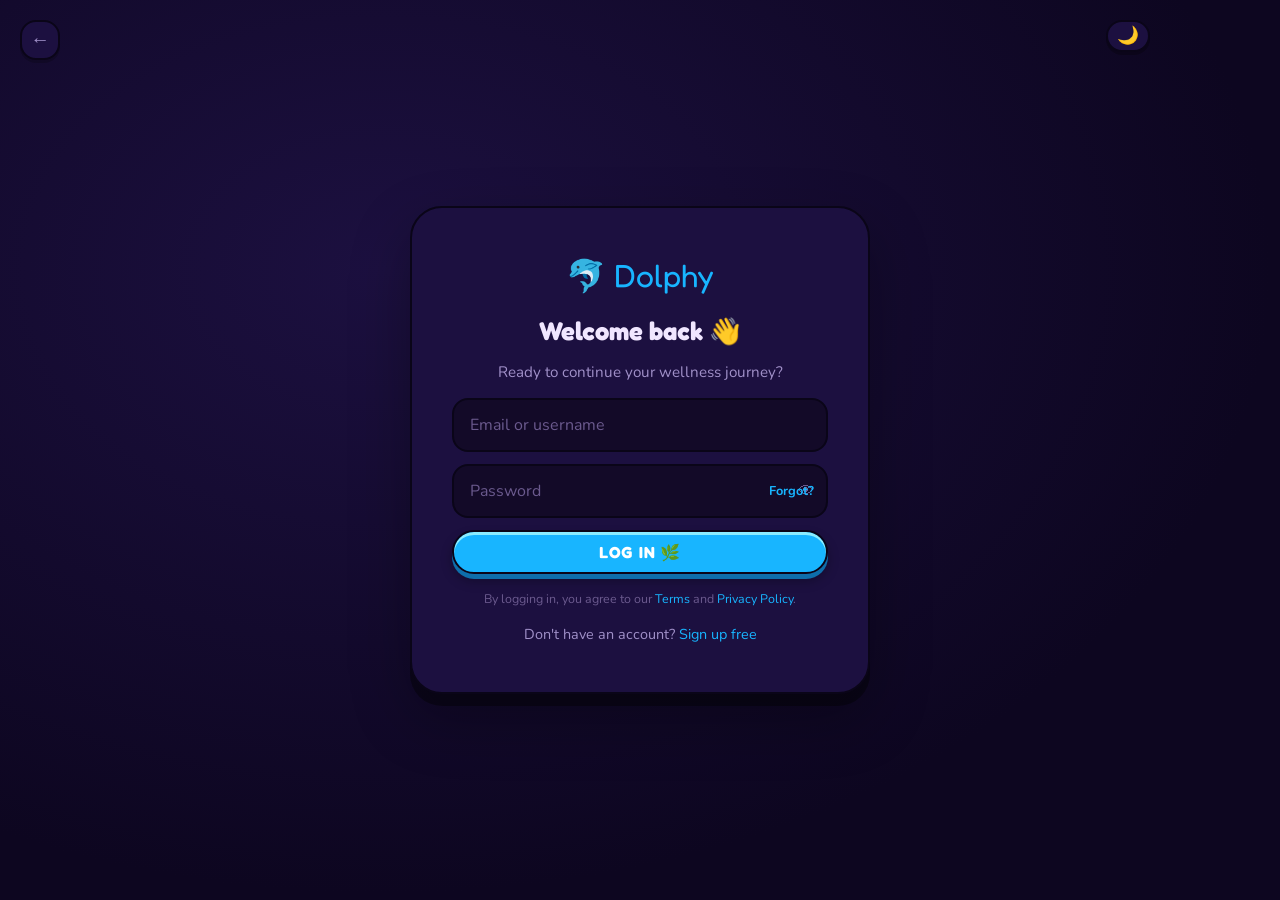
<file: public/profil.html>
<!DOCTYPE html>
<html lang="en" data-theme="dark">
<head>
  <meta charset="UTF-8" />
  <meta name="viewport" content="width=device-width, initial-scale=1.0" />
  <title>Daily Wellness Path — Dolphy</title>
  <meta name="description" content="Your daily mental wellness learning path on Dolphy." />
  <link rel="preconnect" href="https://fonts.googleapis.com" />
  <link rel="preconnect" href="https://fonts.gstatic.com" crossorigin />
  <link href="https://fonts.googleapis.com/css2?family=Fredoka+One&family=Nunito:wght@400;600;700;800;900&display=swap" rel="stylesheet" />
  <link rel="stylesheet" href="styles.css" />
  <style>
    /* Profil sayfasına özel stiller */
    .profil-hero {
      background: linear-gradient(135deg, var(--accent-purple) 0%, var(--accent-blue) 100%);
      padding: 48px 24px 80px;
      text-align: center;
      position: relative;
      overflow: hidden;
      border-radius: 20px;
      margin-bottom: 24px;
    }

    .profil-hero::before {
      content: '';
      position: absolute;
      inset: 0;
      background: radial-gradient(circle at 30% 50%, rgba(255,255,255,0.08) 0%, transparent 60%);
    }

    .profil-hero__avatar {
      width: 96px;
      height: 96px;
      border-radius: 50%;
      background: rgba(255,255,255,0.2);
      display: flex;
      align-items: center;
      justify-content: center;
      font-size: 40px;
      font-weight: 900;
      color: #fff;
      margin: 0 auto 16px;
      border: 4px solid rgba(255,255,255,0.4);
      box-shadow: 0 8px 32px rgba(0,0,0,0.3);
      position: relative;
      z-index: 1;
      font-family: 'Fredoka One', cursive;
    }

    .profil-hero__name {
      font-family: 'Fredoka One', cursive;
      font-size: 28px;
      color: #fff;
      margin: 0 0 6px;
      position: relative;
      z-index: 1;
    }

    .profil-hero__email {
      font-size: 14px;
      color: rgba(255,255,255,0.75);
      margin: 0 0 8px;
      position: relative;
      z-index: 1;
    }

    .profil-hero__joined {
      font-size: 12px;
      color: rgba(255,255,255,0.6);
      position: relative;
      z-index: 1;
    }

    .profil-stats-card {
      background: var(--bg-card);
      border-radius: 20px;
      padding: 24px;
      display: grid;
      grid-template-columns: repeat(4, 1fr);
      gap: 12px;
      border: 1px solid var(--border);
      box-shadow: 0 8px 32px rgba(0,0,0,0.2);
      margin-top: -60px;
      position: relative;
      z-index: 2;
      margin-bottom: 24px;
    }

    .profil-stat {
      text-align: center;
      padding: 12px 8px;
      background: var(--bg-secondary);
      border-radius: 14px;
    }

    .profil-stat__val {
      font-family: 'Fredoka One', cursive;
      font-size: 24px;
      color: var(--text-primary);
      line-height: 1;
      margin-bottom: 4px;
    }

    .profil-stat__label {
      font-size: 11px;
      color: var(--text-muted);
      font-weight: 600;
    }

    .profil-card {
      background: var(--bg-card);
      border-radius: 20px;
      padding: 24px;
      border: 1px solid var(--border);
      box-shadow: 0 4px 20px rgba(0,0,0,0.1);
      margin-bottom: 24px;
    }

    .profil-card__title {
      font-family: 'Fredoka One', cursive;
      font-size: 18px;
      color: var(--text-primary);
      margin: 0 0 18px;
      display: flex;
      align-items: center;
      gap: 8px;
    }

    .mood-timeline {
      display: flex;
      gap: 8px;
      flex-wrap: wrap;
    }

    .mood-dot {
      display: flex;
      flex-direction: column;
      align-items: center;
      gap: 4px;
      padding: 10px 12px;
      background: var(--bg-secondary);
      border-radius: 12px;
      min-width: 56px;
      transition: transform 0.2s;
    }
    .mood-dot:hover { transform: translateY(-2px); }

    .mood-dot__emoji { font-size: 22px; }
    .mood-dot__date { font-size: 10px; color: var(--text-muted); }

    .journal-entry {
      padding: 16px;
      background: var(--bg-secondary);
      border-radius: 14px;
      margin-bottom: 12px;
      border-left: 3px solid var(--accent-purple);
    }

    .journal-entry__date {
      font-size: 11px;
      color: var(--text-muted);
      font-weight: 700;
      margin-bottom: 8px;
      text-transform: uppercase;
      letter-spacing: 0.5px;
    }

    .journal-entry__text {
      font-size: 14px;
      color: var(--text-secondary);
      line-height: 1.6;
    }

    .lessons-grid {
      display: grid;
      grid-template-columns: repeat(auto-fill, minmax(120px, 1fr));
      gap: 10px;
    }

    .lesson-chip {
      display: flex;
      flex-direction: column;
      align-items: center;
      gap: 6px;
      padding: 14px 10px;
      background: var(--bg-secondary);
      border-radius: 14px;
      font-size: 12px;
      color: var(--text-secondary);
      text-align: center;
      border: 1px solid transparent;
      transition: all 0.2s;
    }
    .lesson-chip.done {
      border-color: #22c55e44;
      background: rgba(34,197,94,0.08);
    }
    .lesson-chip__emoji { font-size: 22px; }
    .lesson-chip__name { font-weight: 700; color: var(--text-primary); font-size: 11px; }
    .lesson-chip__xp { font-size: 10px; color: var(--accent-green, #22c55e); font-weight: 700; }

    .empty-state {
      text-align: center;
      padding: 32px 16px;
      color: var(--text-muted);
      font-size: 14px;
    }
    .empty-state__icon { font-size: 36px; margin-bottom: 8px; }

    .profil-loading {
      text-align: center;
      padding: 80px 24px;
      color: var(--text-muted);
      font-size: 18px;
    }
    @media (max-width: 480px) {
      .profil-stats-card { grid-template-columns: repeat(2, 1fr); }
    }
  </style>
</head>
<body>

  <!-- Mobile Topbar -->
  <header class="mobile-topbar" id="mobile-topbar" role="banner">
    <div class="mobile-topbar__logo">🐬 Dolphy</div>
    <div class="mobile-topbar__stats" role="status" aria-label="Your stats" onclick="App.navigate('profile')" style="cursor: pointer;">
      <div class="stat-chip" title="Day Streak"><span class="stat-chip__icon" aria-hidden="true">🪴</span><span class="stat-chip__val" id="m-streak">—</span></div>
      <div class="stat-chip" title="Peace Tea"><span class="stat-chip__icon" aria-hidden="true">🍵</span><span class="stat-chip__val" id="m-hp">—</span></div>
      <div class="stat-chip" title="Wellness Points"><span class="stat-chip__icon" aria-hidden="true">⚡</span><span class="stat-chip__val" id="m-xp">—</span></div>
      <button class="theme-toggle theme-toggle--sm" id="theme-toggle-mobile" onclick="ThemeManager.toggle()" aria-label="Toggle theme">
        <span class="theme-toggle__icon">🌙</span>
      </button>
    </div>
  </header>

  <div class="app-layout">

    <!-- LEFT SIDEBAR -->
    <aside class="sidebar-left" id="sidebar-left" role="navigation" aria-label="App navigation">
      <div class="sidebar-left__logo">🐬 Dolphy</div>
      <nav class="sidebar-nav" id="sidebar-nav" aria-label="Main menu">
        <button class="nav-item" data-id="learn" aria-label="Learn" onclick="App.navigate('learn')">
          <span class="nav-item__icon" aria-hidden="true">🌿</span>
          <span class="nav-item__label">Learn</span>
        </button>
        <button class="nav-item" data-id="chess" aria-label="Chess" onclick="App.navigate('chess')">
          <span class="nav-item__icon" aria-hidden="true">♟️</span>
          <span class="nav-item__label">Chess</span>
        </button>
        <button class="nav-item" data-id="matches" aria-label="Matches" onclick="App.navigate('matches')">
          <span class="nav-item__icon" aria-hidden="true">⚔️</span>
          <span class="nav-item__label">Matches</span>
        </button>
        <button class="nav-item" data-id="leaderboards" aria-label="Leaderboards" onclick="App.navigate('leaderboards')">
          <span class="nav-item__icon" aria-hidden="true">🏆</span>
          <span class="nav-item__label">Leaderboards</span>
        </button>
        <button class="nav-item" data-id="quests" aria-label="Quests" onclick="App.navigate('quests')">
          <span class="nav-item__icon" aria-hidden="true">🗺️</span>
          <span class="nav-item__label">Quests</span>
        </button>
        <button class="nav-item active" data-id="profile" aria-label="Profile" onclick="App.navigate('profile')">
          <span class="nav-item__icon" aria-hidden="true">👤</span>
          <span class="nav-item__label">Profile</span>
        </button>
        <button class="nav-item" data-id="more" aria-label="More" onclick="App.navigate('more')">
          <span class="nav-item__icon" aria-hidden="true">⚙️</span>
          <span class="nav-item__label">More</span>
        </button>
      </nav>
      <div class="sidebar-left__footer">
        <button class="theme-toggle theme-toggle--sidebar" onclick="ThemeManager.toggle()" aria-label="Toggle theme">
          <span class="theme-toggle__icon">🌙</span>
          <span class="theme-toggle__label">Theme</span>
        </button>
        <button class="clay-btn clay-btn--ghost clay-btn--sm sidebar-logout" id="btn-exit-app" onclick="App.navigate('landing')">← Exit</button>
      </div>
    </aside>

    <!-- MAIN CONTENT FEED -->
    <main class="main-feed" id="main-feed" role="main">
      <div class="content-panel" id="panel-profile">
        
        <!-- Hero (kullanıcı bilgileri) -->
        <div class="profil-hero" id="profil-hero">
          <div class="profil-hero__avatar" id="hero-avatar">🐬</div>
          <h1 class="profil-hero__name" id="hero-name">Loading...</h1>
          <div class="profil-hero__email" id="hero-email"></div>
          <div class="profil-hero__joined" id="hero-joined"></div>
        </div>
    
        <!-- İçerik -->
        <div class="profil-content" id="profil-content">
          <div class="profil-loading">⏳ Loading profile...</div>
        </div>

      </div>
    </main>

    <!-- RIGHT SIDEBAR -->
    <aside class="sidebar-right" id="sidebar-right" role="complementary" aria-label="Stats and quests">

      <!-- User Stats Card -->
      <div class="right-card" id="user-stats-card" onclick="App.navigate('profile')" style="cursor: pointer;">
        <div class="right-card__header"><h3>My Progress</h3></div>
        <div class="stats-grid" role="list" aria-label="User statistics">
          <div class="stats-item stats-item--streak" role="listitem">
            <div class="stats-item__icon" aria-hidden="true">🪴</div>
            <div class="stats-item__info"><span class="stats-item__val" id="d-streak">—</span><span class="stats-item__label">Streak</span></div>
          </div>
          <div class="stats-item stats-item--hp" role="listitem">
            <div class="stats-item__icon" aria-hidden="true">🍵</div>
            <div class="stats-item__info"><span class="stats-item__val" id="d-hp">—</span><span class="stats-item__label">Tea</span></div>
          </div>
          <div class="stats-item stats-item--xp" role="listitem">
            <div class="stats-item__icon" aria-hidden="true">⚡</div>
            <div class="stats-item__info"><span class="stats-item__val" id="d-xp">—</span><span class="stats-item__label">XP Pts</span></div>
          </div>
          <div class="stats-item stats-item--gems" role="listitem">
            <div class="stats-item__icon" aria-hidden="true">💎</div>
            <div class="stats-item__info"><span class="stats-item__val" id="d-gems">—</span><span class="stats-item__label">Gems</span></div>
          </div>
        </div>
      </div>

      <!-- Daily Quests Card -->
      <div class="right-card" id="daily-quests-card">
        <div class="right-card__header">
          <h3>Daily Quests</h3>
          <button class="view-all-btn" id="btn-view-all-quests">View All</button>
        </div>
        <div id="daily-quests-list"></div>
      </div>

      <!-- Leaderboard Teaser -->
      <div class="right-card" id="leaderboard-card">
        <div class="right-card__header"><h3>🏆 Wellness Rankings</h3></div>
        <div id="leaderboard-preview"></div>
      </div>

    </aside>
  </div>

  <!-- Mobile Bottom Nav -->
  <nav class="mobile-bottom-nav" id="mobile-bottom-nav" aria-label="Mobile navigation">
    <button class="mobile-nav-item" data-id="learn" aria-label="Learn" onclick="App.navigate('learn')">
      <span class="mobile-nav-icon" aria-hidden="true">🌿</span>
      <span>Learn</span>
    </button>
    <button class="mobile-nav-item" data-id="chess" aria-label="Chess" onclick="App.navigate('chess')">
      <span class="mobile-nav-icon" aria-hidden="true">♟️</span>
      <span>Chess</span>
    </button>
    <button class="mobile-nav-item" data-id="quests" aria-label="Quests" onclick="App.navigate('quests')">
      <span class="mobile-nav-icon" aria-hidden="true">🗺️</span>
      <span>Quests</span>
    </button>
    <button class="mobile-nav-item" data-id="stats" aria-label="Stats" onclick="App.openDrawer ? App.openDrawer('stats') : MobileDrawer.openDrawer()">
      <span class="mobile-nav-icon" aria-hidden="true">📊</span>
      <span>Stats</span>
    </button>
    <button class="mobile-nav-item active" data-id="profile" aria-label="Profile" onclick="App.navigate('profile')">
      <span class="mobile-nav-icon" aria-hidden="true">👤</span>
      <span>Profile</span>
    </button>
  </nav>

  <!-- Drawer Overlay -->
  <div class="drawer-overlay" id="drawer-overlay" role="presentation"></div>

  <!-- Stats Drawer (mobile) -->
  <div class="mobile-drawer" id="stats-drawer" role="dialog" aria-modal="true" aria-label="Stats and quests">
    <div class="mobile-drawer__header">
      <h3>My Progress &amp; Quests</h3>
      <button class="drawer-close-btn" id="btn-close-drawer" aria-label="Close">✕</button>
    </div>
    <div class="mobile-drawer__body" id="stats-drawer-body"></div>
  </div>

  <!-- Lesson/Task Preview Modal -->
  <div class="modal-overlay" id="lesson-modal" role="dialog" aria-modal="true" aria-label="Task details">
    <div class="lesson-modal-card" id="lesson-modal-card"></div>
  </div>

  <script src="api.js?v=2"></script>
  <script src="app.js?v=2"></script>
  <script src="learn.js?v=2"></script>
  
  <script>
    "use strict";

    const LESSON_INFO = {
      l1:  { title: 'Sabah Nefesi',    emoji: '🌅', xp: 10 },
      l2:  { title: 'Ruh Hali',        emoji: '💭', xp: 12 },
      l3:  { title: 'İlk Kilometre!',  emoji: '🏅', xp: 15 },
      l4:  { title: 'Günlük',          emoji: '📝', xp: 14 },
      l5:  { title: 'Yürüyüş',         emoji: '🚶', xp: 16 },
      l6:  { title: 'Haftalık Zorluk', emoji: '⚡', xp: 30 },
      l7:  { title: 'Bağlantı',        emoji: '💬', xp: 12 },
      l8:  { title: 'Beden Tarama',    emoji: '🧘', xp: 18 },
      l9:  { title: 'Hidrasyon',       emoji: '💧', xp: 20 },
      l10: { title: 'Hafta Tamam!',    emoji: '🌟', xp: 20 },
      l11: { title: 'Uyku Rutini',     emoji: '🌙', xp: 22 },
      l12: { title: 'Olumlamalar',     emoji: '💪', xp: 24 },
      l13: { title: 'Ay Hedesi!',      emoji: '🏆', xp: 50 },
    };

    const MOOD_EMOJIS = { 1: '😢', 2: '😕', 3: '😐', 4: '🙂', 5: '😄' };
    const MOOD_LABELS = { 1: 'Çok Kötü', 2: 'Kötü', 3: 'Orta', 4: 'İyi', 5: 'Harika' };

    async function loadProfile() {
      if (!API.isLoggedIn()) {
        window.location.href = 'login.html';
        return;
      }

      try {
        const [user, submissions, completedIds] = await Promise.all([
          API.users.me(),
          API.quests.mySubmissions(),
          API.lessons.getCompleted(),
        ]);

        // --- Hero bölümü ---
        const avatarEl = document.getElementById('hero-avatar');
        const nameEl   = document.getElementById('hero-name');
        const emailEl  = document.getElementById('hero-email');
        const joinedEl = document.getElementById('hero-joined');

        avatarEl.textContent = user.name ? user.name[0].toUpperCase() : '🐬';
        nameEl.textContent   = user.name || 'Kullanıcı';
        emailEl.textContent  = user.email;
        joinedEl.textContent = '📅 Katıldı: ' + new Date(user.created_at)
          .toLocaleDateString('tr-TR', { year: 'numeric', month: 'long', day: 'numeric' });

        // --- İstatistikler ---
        const statsHTML = `
          <div class="profil-stats-card">
            <div class="profil-stat">
              <div class="profil-stat__val">${user.xp.toLocaleString('tr-TR')}</div>
              <div class="profil-stat__label">⚡ XP Puan</div>
            </div>
            <div class="profil-stat">
              <div class="profil-stat__val">${user.streak}</div>
              <div class="profil-stat__label">🪴 Gün Serisi</div>
            </div>
            <div class="profil-stat">
              <div class="profil-stat__val">${user.gems}</div>
              <div class="profil-stat__label">💎 Gem</div>
            </div>
            <div class="profil-stat">
              <div class="profil-stat__val">${completedIds.length}</div>
              <div class="profil-stat__label">✅ Görev</div>
            </div>
          </div>
        `;

        // --- Ruh hali geçmişi ---
        const moods = submissions
          .filter(s => s.task_type === 'mood' && s.mood_value)
          .slice(0, 10)
          .reverse();

        const moodHTML = moods.length
          ? `<div class="mood-timeline">
              ${moods.map(m => `
                <div class="mood-dot">
                  <div class="mood-dot__emoji">${MOOD_EMOJIS[m.mood_value] || '😐'}</div>
                  <div class="mood-dot__date">${new Date(m.submitted_at).toLocaleDateString('tr-TR', { day:'2-digit', month:'2-digit' })}</div>
                </div>`).join('')}
             </div>`
          : `<div class="empty-state"><div class="empty-state__icon">💡</div>Henüz ruh hali kaydı yok. Ruh Hali görevi tamamladıkça burada görünecek!</div>`;

        // --- Journal yazıları ---
        const journals = submissions.filter(s => s.task_type === 'journal' && s.text_content);
        const journalHTML = journals.length
          ? journals.slice(0, 5).map(j => `
              <div class="journal-entry">
                <div class="journal-entry__date">${new Date(j.submitted_at).toLocaleDateString('tr-TR', { weekday:'long', year:'numeric', month:'long', day:'numeric' })}</div>
                <div class="journal-entry__text">${j.text_content}</div>
              </div>`).join('')
          : `<div class="empty-state"><div class="empty-state__icon">📝</div>Henüz günlük yazısı yok. Günlük görevini tamamladıktan sonra buraya eklenir!</div>`;

        // --- Tamamlanan dersler ---
        const allLessonIds = Object.keys(LESSON_INFO);
        const lessonsHTML = `
          <div class="lessons-grid">
            ${allLessonIds.map(id => {
              const info = LESSON_INFO[id];
              const done = completedIds.includes(id);
              return `
                <div class="lesson-chip ${done ? 'done' : ''}">
                  <div class="lesson-chip__emoji">${done ? '✅' : info.emoji}</div>
                  <div class="lesson-chip__name">${info.title}</div>
                  <div class="lesson-chip__xp">${done ? '+' + info.xp + ' XP' : 'Kilitli'}</div>
                </div>`;
            }).join('')}
          </div>`;

        // --- Çıkış butonu ---
        const logoutHTML = `
          <div style="text-align:center;padding:8px 0 16px">
            <button class="clay-btn clay-btn--ghost" data-action="logout" id="btn-logout-profile">
              🚪 Çıkış Yap
            </button>
          </div>`;

        // --- Hepsini yerleştir ---
        const content = document.getElementById('profil-content');
        content.innerHTML = `
          ${statsHTML}

          <div class="profil-card">
            <h2 class="profil-card__title">💡 Ruh Hali Geçmişi</h2>
            ${moodHTML}
          </div>

          <div class="profil-card">
            <h2 class="profil-card__title">📝 Günlük Yazıları</h2>
            ${journalHTML}
          </div>

          <div class="profil-card">
            <h2 class="profil-card__title">🌿 Görevler (${completedIds.length}/${allLessonIds.length})</h2>
            ${lessonsHTML}
          </div>

          ${logoutHTML}
        `;

        // Çıkış butonu
        document.getElementById('btn-logout-profile')?.addEventListener('click', () => {
          API.auth.logout();
        });

      } catch (err) {
        document.getElementById('profil-content').innerHTML = `
          <div class="profil-card" style="text-align:center;padding:48px 24px">
            <div style="font-size:40px;margin-bottom:12px">❌</div>
            <h2>Profil yüklenemedi</h2>
            <p style="color:var(--text-muted)">${err.message}</p>
            <button class="clay-btn clay-btn--ghost" onclick="loadProfile()" style="margin-top:16px">Tekrar Dene</button>
          </div>`;
        console.error('[Profil]', err);
      }
    }

    /* We hook into DOMContentLoaded to run loadProfile (also handled by learn.js if needed) */
    document.addEventListener('DOMContentLoaded', () => {
      // ThemeManager.init() and stuff is already called by app.js/learn.js
      loadProfile();
    });
  </script>
</body>
</html>
</file>
<file: styles.css>
/* ============================================================
   DOLPHY — GLOBAL DESIGN SYSTEM v3.0
   Mental Wellness · Claymorphism · Light & Dark Mode
   ============================================================ */

/* ============================================================
   DARK MODE TOKENS (Default)
   ============================================================ */
:root,
[data-theme="dark"] {
  --bg-deep:         #0D0620;
  --bg-mid:          #130A28;
  --bg-panel:        #1C1040;
  --bg-panel-hover:  #241450;
  --bg-card:         #201248;

  --blue-main:       #18B5FF;
  --blue-glow:       #00D2FF;
  --blue-shadow:     #0E6EAB;
  --blue-depth:      #0084B4;
  --blue-inset:      #8AEDFF;

  --yellow:          #FFD000;
  --yellow-shadow:   #C49B00;
  --yellow-glow:     #FFE55C;

  --green-ok:        #22E86E;
  --green-ok-shadow: #0FAA48;
  --red-danger:      #FF4D6D;
  --purple-accent:   #B44FFF;
  --purple-shadow:   #7A2ABF;

  --text-primary:    #F0E6FF;
  --text-secondary:  #A090C8;
  --text-muted:      #6B5A8E;
  --text-on-blue:    #FFFFFF;

  --border-dark:          #0A0518;
  --border-radius-sm:     0.625rem;
  --border-radius-md:     1rem;
  --border-radius-lg:     1.5rem;
  --border-radius-xl:     2rem;
  --border-radius-pill:   62.4375rem;
  --border-width:         0.1562rem;

  --shadow-card:          0 0.5rem 2rem rgba(0,0,0,0.55);
  --shadow-node:          0 0.375rem 1.25rem rgba(0,0,0,0.6);
  --shadow-glow-blue:     0 0 1.125rem rgba(24,181,255,0.35);

  --chess-sq-light:  #e8d5b0;
  --chess-sq-dark:   #8B5E3C;
  --chess-selected:  rgba(255,220,0,0.55);
  --chess-movable:   rgba(34,232,110,0.45);
  --chess-last-move: rgba(24,181,255,0.30);

  --landing-nav-bg:  rgba(13, 6, 32, 0.93);
  --footer-bg:       #0E6EAB;
  --auth-page-bg:    radial-gradient(ellipse at 30% 30%, #1C1040 0%, #0D0620 70%);
  --quest-body-bg:   #0D0620;
  --path-line-color: rgba(128, 90, 200, 0.28);
}

/* ============================================================
   LIGHT MODE TOKENS
   ============================================================ */
[data-theme="light"] {
  --bg-deep:         #F5F0FF;
  --bg-mid:          #EDE6FF;
  --bg-panel:        #FFFFFF;
  --bg-panel-hover:  #F0EAFF;
  --bg-card:         #FAF7FF;

  --blue-main:       #0099E6;
  --blue-glow:       #00BFFF;
  --blue-shadow:     #006FA8;
  --blue-depth:      #005F8F;
  --blue-inset:      #7DD6FF;

  --yellow:          #F5A800;
  --yellow-shadow:   #B07800;
  --yellow-glow:     #FFD055;

  --green-ok:        #16C45A;
  --green-ok-shadow: #0A9040;
  --red-danger:      #E63352;
  --purple-accent:   #9B35E8;
  --purple-shadow:   #6B1FA8;

  --text-primary:    #1A0A40;
  --text-secondary:  #4A3870;
  --text-muted:      #8878A8;
  --text-on-blue:    #FFFFFF;

  --border-dark:     #D0C0F0;

  --shadow-card:          0 0.25rem 1.25rem rgba(100,60,200,0.12);
  --shadow-node:          0 0.375rem 1.25rem rgba(100,60,200,0.20);
  --shadow-glow-blue:     0 0 1rem rgba(0,153,230,0.25);

  --chess-sq-light:  #f0d9b5;
  --chess-sq-dark:   #b58863;
  --chess-selected:  rgba(245,168,0,0.5);
  --chess-movable:   rgba(22,196,90,0.4);
  --chess-last-move: rgba(0,153,230,0.25);

  --landing-nav-bg:  rgba(245, 240, 255, 0.96);
  --footer-bg:       #0E6EAB;
  --auth-page-bg:    radial-gradient(ellipse at 30% 30%, #EDE6FF 0%, #F5F0FF 70%);
  --quest-body-bg:   #F5F0FF;
  --path-line-color: rgba(100, 60, 200, 0.20);
}

/* ============================================================
   FONTS & GLOBAL VARS
   ============================================================ */
:root {
  --font-display: 'Fredoka One', 'Nunito', sans-serif;
  --font-body:    'Nunito', sans-serif;
  --transition-fast: 0.12s ease;
  --transition-med:  0.22s cubic-bezier(0.34,1.56,0.64,1);
  --transition-slow: 0.35s ease;
  --sidebar-left-w:  14rem;
  --sidebar-right-w: 18rem;
}

/* ============================================================
   RESET & BASE
   ============================================================ */
*, *::before, *::after { box-sizing: border-box; margin: 0; padding: 0; }
html { scroll-behavior: smooth; font-size: 1rem; }

body {
  font-family: var(--font-body);
  background: var(--bg-deep);
  color: var(--text-primary);
  min-height: 100vh;
  overflow-x: hidden;
  transition: background 0.3s ease, color 0.3s ease;
}

a { color: var(--blue-main); text-decoration: none; }
a:hover { text-decoration: underline; }
button { cursor: pointer; font-family: var(--font-body); }

/* ============================================================
   THEME TOGGLE BUTTON
   ============================================================ */
.theme-toggle {
  display: inline-flex;
  align-items: center;
  gap: 0.375rem;
  background: var(--bg-card);
  border: var(--border-width) solid var(--border-dark);
  border-radius: var(--border-radius-pill);
  padding: 0.375rem 0.75rem;
  cursor: pointer;
  font-size: 1rem;
  color: var(--text-primary);
  transition: transform var(--transition-fast), background var(--transition-fast), box-shadow var(--transition-fast);
  box-shadow: 0 0.1875rem 0 rgba(0,0,0,0.25);
  line-height: 1;
}
.theme-toggle:hover { transform: translateY(-0.125rem); background: var(--bg-panel-hover); }
.theme-toggle:active { transform: translateY(0.0625rem); }
.theme-toggle__icon { font-size: 1.1rem; line-height: 1; transition: transform 0.4s; }
.theme-toggle:hover .theme-toggle__icon { transform: rotate(20deg) scale(1.1); }
.theme-toggle--sm { padding: 0.3125rem 0.5625rem; font-size: 0.95rem; }

.theme-toggle--sidebar {
  width: 100%;
  justify-content: flex-start;
  border-radius: var(--border-radius-md);
  margin-bottom: 0.5rem;
  font-family: var(--font-display);
  font-size: 0.95rem;
  color: var(--text-secondary);
  background: transparent;
  border-color: transparent;
  box-shadow: none;
}
.theme-toggle--sidebar:hover {
  color: var(--text-primary);
  background: var(--bg-panel-hover);
  border-color: rgba(255,255,255,0.08);
  box-shadow: none;
  transform: none;
}
.theme-toggle__label { font-size: 0.95rem; font-weight: 700; }

/* ============================================================
   CLAY BUTTON SYSTEM
   ============================================================ */
.clay-btn {
  display: inline-flex;
  align-items: center;
  justify-content: center;
  gap: 0.5rem;
  font-family: var(--font-display);
  font-size: 1rem;
  font-weight: 700;
  border: var(--border-width) solid var(--border-dark);
  border-radius: var(--border-radius-pill);
  padding: 0.625rem 1.5rem;
  cursor: pointer;
  transition: transform var(--transition-fast), box-shadow var(--transition-fast), background var(--transition-fast);
  user-select: none;
  white-space: nowrap;
  text-transform: uppercase;
  letter-spacing: 0.05em;
  position: relative;
}

.clay-btn--primary {
  background: var(--blue-main);
  color: var(--text-on-blue);
  box-shadow: inset 0 0.1875rem 0 var(--blue-inset), 0 0.3125rem 0 var(--blue-shadow), 0 0.4375rem 0.75rem rgba(0,0,0,0.3);
}
.clay-btn--primary:hover {
  transform: translateY(-0.125rem);
  box-shadow: inset 0 0.1875rem 0 var(--blue-inset), 0 0.4375rem 0 var(--blue-shadow), 0 0.625rem 1.25rem rgba(0,0,0,0.35), var(--shadow-glow-blue);
}
.clay-btn--primary:active { transform: translateY(0.25rem); box-shadow: inset 0 0.1875rem 0 var(--blue-inset), 0 0.125rem 0 var(--blue-shadow); }

.clay-btn--ghost {
  background: transparent;
  color: var(--text-primary);
  border-color: var(--text-muted);
  box-shadow: 0 0.25rem 0 rgba(0,0,0,0.15);
}
.clay-btn--ghost:hover { transform: translateY(-0.125rem); border-color: var(--blue-main); color: var(--blue-main); box-shadow: 0 0.375rem 0 var(--blue-shadow); }
.clay-btn--ghost:active { transform: translateY(0.1875rem); }

.clay-btn--social {
  background: var(--bg-card);
  color: var(--text-primary);
  border-color: var(--border-dark);
  box-shadow: 0 0.25rem 0 rgba(0,0,0,0.2);
  font-size: 0.9rem;
  text-transform: none;
  letter-spacing: 0;
  gap: 0.75rem;
}
.clay-btn--social:hover { transform: translateY(-0.125rem); background: var(--bg-panel-hover); }

.clay-btn--xl   { font-size: 1.12rem; padding: 0.875rem 2.125rem; }
.clay-btn--sm   { font-size: 0.82rem; padding: 0.4375rem 1rem; }
.clay-btn--full { width: 100%; }

.social-icon {
  display: inline-flex; align-items: center; justify-content: center;
  width: 1.625rem; height: 1.625rem;
  border-radius: 50%;
  font-weight: 900; font-size: 0.85rem;
  flex-shrink: 0;
}
.social-icon--google { background: #fff; color: #EA4335; border: 0.0938rem solid #ddd; font-style: italic; }
.social-icon--fb     { background: #1877F2; color: white; }

/* ============================================================
   CLAY INPUT
   ============================================================ */
.clay-input {
  width: 100%;
  background: var(--bg-mid);
  border: var(--border-width) solid var(--border-dark);
  border-radius: var(--border-radius-md);
  padding: 0.875rem 1rem;
  font-family: var(--font-body);
  font-size: 1rem;
  color: var(--text-primary);
  outline: none;
  transition: border-color var(--transition-fast), box-shadow var(--transition-fast), background var(--transition-fast);
  resize: vertical;
}
.clay-input::placeholder { color: var(--text-muted); }
.clay-input:focus {
  border-color: var(--blue-main);
  box-shadow: 0 0 0 0.1875rem rgba(24,181,255,0.18), 0 0.25rem 0.75rem rgba(0,0,0,0.15);
  background: var(--bg-panel);
}

/* ============================================================
   LANDING PAGE
   ============================================================ */
body { background: var(--bg-deep); }

/* Landing Nav */
.landing-nav {
  position: sticky;
  top: 0; z-index: 100;
  display: flex;
  align-items: center;
  justify-content: space-between;
  padding: 0.875rem 3rem;
  background: var(--landing-nav-bg);
  backdrop-filter: blur(0.875rem);
  border-bottom: var(--border-width) solid rgba(128,90,200,0.12);
}
.landing-nav__logo {
  font-family: var(--font-display);
  font-size: 1.9rem;
  color: var(--blue-main);
  letter-spacing: -0.02em;
  text-shadow: 0 0 1.25rem rgba(24,181,255,0.3);
}
.landing-nav__actions { display: flex; align-items: center; gap: 0.625rem; }

/* Hero */
.hero {
  display: grid;
  grid-template-columns: 1fr 1fr;
  gap: 3rem;
  align-items: center;
  min-height: calc(100vh - 4.75rem);
  padding: 3.75rem 5rem;
  max-width: 87.5rem;
  margin: 0 auto;
}

.hero__badge {
  display: inline-flex;
  align-items: center;
  gap: 0.5rem;
  background: rgba(24,181,255,0.10);
  border: 0.0938rem solid rgba(24,181,255,0.28);
  border-radius: var(--border-radius-pill);
  padding: 0.375rem 1.125rem;
  font-size: 0.85rem;
  font-weight: 700;
  color: var(--blue-main);
  margin-bottom: 1.5rem;
}

.hero__title {
  font-family: var(--font-display);
  font-size: clamp(2.8rem, 5vw, 4.5rem);
  line-height: 1.1;
  color: var(--text-primary);
  margin-bottom: 1.25rem;
}
.text-gradient {
  background: linear-gradient(135deg, var(--blue-glow) 0%, var(--yellow) 100%);
  -webkit-background-clip: text;
  -webkit-text-fill-color: transparent;
  background-clip: text;
}
.hero__subtitle {
  font-size: 1.1rem;
  color: var(--text-secondary);
  line-height: 1.7;
  margin-bottom: 2.25rem;
  max-width: 30rem;
}
.hero__cta-group { display: flex; gap: 0.875rem; flex-wrap: wrap; margin-bottom: 2rem; }
.hero__social-proof {
  display: flex; align-items: center; gap: 0.625rem;
  font-size: 0.9rem; color: var(--text-secondary);
}
.avatar-stack { display: flex; }
.avatar-chip {
  width: 2.125rem; height: 2.125rem;
  border-radius: 50%;
  background: var(--bg-panel);
  border: 0.125rem solid var(--border-dark);
  display: flex; align-items: center; justify-content: center;
  font-size: 1.1rem;
  margin-left: -0.5rem;
  box-shadow: var(--shadow-card);
}
.avatar-chip:first-child { margin-left: 0; }

/* Hero illustration */
.hero__illustration { display: flex; align-items: center; justify-content: center; }
.hero__emoji-showcase {
  position: relative;
  width: 23.75rem; height: 23.75rem;
  display: flex; align-items: center; justify-content: center;
}
.hero__main-emoji {
  font-size: 10rem; line-height: 1;
  filter: drop-shadow(0 0.5rem 1.5rem rgba(0,0,0,0.4));
  animation: hero-bob 3s ease-in-out infinite;
}
@keyframes hero-bob {
  0%, 100% { transform: translateY(0) rotate(-3deg); }
  50%       { transform: translateY(-1.125rem) rotate(3deg); }
}
.emoji-float {
  position: absolute; font-size: 2rem;
  animation: float-orbit 4s ease-in-out infinite;
}
.emoji-float--1 { top: 10%; left: 8%;   animation-delay: 0s;   }
.emoji-float--2 { top: 5%;  right: 12%; animation-delay: 0.8s; }
.emoji-float--3 { bottom: 12%; left: 12%; animation-delay: 1.4s; }
.emoji-float--4 { bottom: 8%;  right: 8%; animation-delay: 0.5s; }
@keyframes float-orbit {
  0%, 100% { transform: translateY(0); }
  50%       { transform: translateY(-0.875rem); }
}
.hero__stat-pill {
  position: absolute;
  display: flex; align-items: center; gap: 0.5rem;
  background: var(--bg-card);
  border: var(--border-width) solid var(--border-dark);
  border-radius: var(--border-radius-pill);
  padding: 0.5rem 1rem;
  font-family: var(--font-display);
  font-size: 0.92rem;
  font-weight: 700;
  box-shadow: 0 0.25rem 1rem rgba(0,0,0,0.3);
  animation: pill-float 3.5s ease-in-out infinite;
  white-space: nowrap;
}
.pill-1 { top: 22%; right: -5%; animation-delay: 0.3s; color: var(--green-ok); }
.pill-2 { bottom: 22%; left: -4%; animation-delay: 1s; color: var(--yellow); }
@keyframes pill-float {
  0%, 100% { transform: translateY(0) rotate(-1deg); }
  50%       { transform: translateY(-0.5rem) rotate(1deg); }
}

/* Feature Strip */
.feature-strip {
  display: grid;
  grid-template-columns: repeat(3, 1fr);
  gap: 1.5rem;
  padding: 3.75rem 5rem;
  max-width: 87.5rem;
  margin: 0 auto;
}
.feature-card {
  background: var(--bg-panel);
  border: var(--border-width) solid var(--border-dark);
  border-radius: var(--border-radius-lg);
  padding: 2rem 1.75rem;
  box-shadow: 0 0.375rem 0 rgba(0,0,0,0.3), var(--shadow-card);
  transition: transform var(--transition-med), box-shadow var(--transition-med);
}
.feature-card:hover { transform: translateY(-0.375rem); box-shadow: 0 0.75rem 0 rgba(0,0,0,0.25), 0 1.25rem 2.5rem rgba(0,0,0,0.2); }
.feature-card__icon { font-size: 3rem; margin-bottom: 1rem; display: block; }
.feature-card h3 { font-family: var(--font-display); font-size: 1.3rem; margin-bottom: 0.625rem; }
.feature-card p { font-size: 0.95rem; color: var(--text-secondary); line-height: 1.6; }

/* Feature Rows */
.feature-rows { max-width: 87.5rem; margin: 0 auto; padding: 2.5rem 5rem 5rem; display: flex; flex-direction: column; gap: 5rem; }
.feature-row { display: grid; grid-template-columns: 1fr 1fr; gap: 4rem; align-items: center; }
.feature-row--reverse { direction: rtl; }
.feature-row--reverse > * { direction: ltr; }
.feature-row__text h2 { font-family: var(--font-display); font-size: 2.4rem; color: var(--blue-main); margin-bottom: 1rem; }
.feature-row__text p  { font-size: 1.05rem; color: var(--text-secondary); line-height: 1.7; }

.feature-mockup {
  background: var(--bg-panel);
  border: var(--border-width) solid var(--border-dark);
  border-radius: var(--border-radius-lg);
  padding: 2.5rem;
  display: flex; flex-direction: column; align-items: center; gap: 1.25rem;
  box-shadow: 0 0.5rem 0 rgba(0,0,0,0.3), var(--shadow-card);
}
.mockup-emoji-big { font-size: 5rem; }
.mockup-card { background: var(--bg-card); border: var(--border-width) solid var(--border-dark); border-radius: var(--border-radius-md); padding: 1.25rem; width: 100%; display: flex; flex-direction: column; gap: 0.625rem; }
.mockup-bar { height: 0.75rem; background: linear-gradient(90deg, var(--blue-main), var(--blue-glow)); border-radius: var(--border-radius-pill); border: 0.0938rem solid var(--border-dark); }

.streak-display { display: flex; align-items: center; gap: 0.75rem; background: var(--bg-card); border: var(--border-width) solid var(--border-dark); border-radius: var(--border-radius-lg); padding: 1.25rem 1.75rem; }
.streak-icon   { font-size: 2.8rem; }
.streak-number { font-family: var(--font-display); font-size: 3rem; color: var(--yellow); }
.streak-label  { font-size: 0.95rem; color: var(--text-secondary); font-weight: 700; }

/* CTA Banner */
.cta-banner {
  max-width: 48.75rem;
  margin: 0 auto 5rem;
  background: var(--bg-panel);
  border: var(--border-width) solid var(--border-dark);
  border-radius: var(--border-radius-xl);
  padding: 3.75rem 3rem;
  text-align: center;
  box-shadow: 0 0.5rem 0 rgba(0,0,0,0.3), var(--shadow-card);
  display: flex; flex-direction: column; align-items: center; gap: 1rem;
}
.cta-banner h2 { font-family: var(--font-display); font-size: 2rem; color: var(--text-primary); }
.cta-banner p  { font-size: 1.05rem; color: var(--text-secondary); line-height: 1.6; max-width: 30rem; }

/* Footer */
.landing-footer { position: relative; margin-top: 2.5rem; }
.footer-wave { width: 100%; overflow: hidden; line-height: 0; transform: scaleX(-1); }
.footer-wave svg { display: block; width: 100%; height: 6.25rem; }
.footer-body { background: var(--footer-bg); padding: 3.75rem 5rem 2.5rem; }
.footer-top { display: flex; flex-direction: column; align-items: flex-start; gap: 1.5rem; margin-bottom: 3rem; }
.footer-brand .footer-logo { font-family: var(--font-display); font-size: 2rem; color: white; margin-bottom: 0.75rem; }
.footer-brand p { color: rgba(255,255,255,0.75); font-size: 0.95rem; line-height: 1.6; }
.footer-links { display: flex; gap: 3rem; flex-wrap: wrap; }
.footer-col { display: flex; flex-direction: column; gap: 0.625rem; }
.footer-col h4 { font-family: var(--font-display); color: white; font-size: 1rem; margin-bottom: 0.25rem; }
.footer-col a { color: rgba(255,255,255,0.7); font-size: 0.9rem; text-decoration: none; transition: color var(--transition-fast); }
.footer-col a:hover { color: white; text-decoration: underline; }
.footer-bottom { border-top: 0.0625rem solid rgba(255,255,255,0.15); padding-top: 1.5rem; color: rgba(255,255,255,0.5); font-size: 0.82rem; line-height: 1.6; }

/* ============================================================
   AUTH PAGES (signup.html, login.html)
   ============================================================ */
.auth-page {
  min-height: 100vh;
  background: var(--auth-page-bg);
  display: flex;
  align-items: center;
  justify-content: center;
  padding: 2.5rem 1.5rem;
  position: relative;
}
.auth-page__back {
  position: absolute; top: 1.25rem; left: 1.25rem;
  background: var(--bg-card);
  border: var(--border-width) solid var(--border-dark);
  border-radius: var(--border-radius-md);
  color: var(--text-secondary);
  font-size: 1.2rem;
  width: 2.5rem; height: 2.5rem;
  display: flex; align-items: center; justify-content: center;
  cursor: pointer;
  box-shadow: 0 0.1875rem 0 rgba(0,0,0,0.2);
  transition: transform var(--transition-fast), color var(--transition-fast);
}
.auth-page__back:hover { transform: translateX(-0.125rem); color: var(--blue-main); }

.auth-page__login-corner { position: absolute; top: 1.25rem; right: 1.25rem; }
.auth-page__theme-toggle { position: absolute; top: 1.25rem; right: 8.125rem; }

.auth-card {
  background: var(--bg-panel);
  border: var(--border-width) solid var(--border-dark);
  border-radius: var(--border-radius-xl);
  padding: 3rem 2.5rem;
  width: 100%; max-width: 28.75rem;
  box-shadow: 0 0.75rem 0 rgba(0,0,0,0.4), 0 1.5rem 3.75rem rgba(0,0,0,0.3);
  display: flex; flex-direction: column; gap: 1rem; align-items: center;
}
.auth-card__logo { font-family: var(--font-display); font-size: 2rem; color: var(--blue-main); margin-bottom: 0.25rem; }
.auth-card__title { font-family: var(--font-display); font-size: 1.6rem; color: var(--text-primary); text-align: center; }
.auth-card__subtitle { font-size: 0.95rem; color: var(--text-secondary); text-align: center; }

.auth-form { width: 100%; display: flex; flex-direction: column; gap: 0.75rem; }
.form-field { position: relative; }
.forgot-btn { position: absolute; right: 0.875rem; top: 50%; transform: translateY(-50%); background: none; border: none; color: var(--blue-main); font-size: 0.8rem; font-weight: 700; cursor: pointer; }
.password-toggle-btn { position: absolute; right: 0.875rem; top: 50%; transform: translateY(-50%); background: none; border: none; font-size: 1rem; cursor: pointer; color: var(--text-muted); padding: 0; }
.password-toggle-btn:hover { color: var(--text-primary); }

.auth-divider { width: 100%; display: flex; align-items: center; gap: 1rem; color: var(--text-muted); font-size: 0.85rem; font-weight: 700; }
.auth-divider::before, .auth-divider::after { content: ''; flex: 1; height: 0.0625rem; background: var(--border-dark); }
.auth-social { width: 100%; display: flex; gap: 0.625rem; }
.auth-social .clay-btn--social { flex: 1; padding: 0.6875rem 0.75rem; font-size: 0.88rem; }
.auth-legal { font-size: 0.78rem; color: var(--text-muted); text-align: center; line-height: 1.5; }
.auth-switch { font-size: 0.9rem; color: var(--text-secondary); text-align: center; }
.auth-error { background: rgba(255,77,109,0.1); border: 0.0938rem solid var(--red-danger); color: var(--red-danger); border-radius: var(--border-radius-md); padding: 0.625rem 0.875rem; font-size: 0.9rem; text-align: center; }

/* ============================================================
   APP LAYOUT (app.html)
   ============================================================ */
.mobile-topbar {
  display: none;
  align-items: center;
  justify-content: space-between;
  padding: 0.625rem 1rem;
  background: var(--bg-panel);
  border-bottom: var(--border-width) solid var(--border-dark);
  position: sticky;
  top: 0; z-index: 200;
}
.mobile-topbar__logo { font-family: var(--font-display); font-size: 1.4rem; color: var(--blue-main); }
.mobile-topbar__stats { display: flex; align-items: center; gap: 0.375rem; }

.stat-chip {
  display: flex; align-items: center; gap: 0.3125rem;
  background: var(--bg-card);
  border: var(--border-width) solid var(--border-dark);
  border-radius: var(--border-radius-pill);
  padding: 0.3125rem 0.625rem;
  font-family: var(--font-display);
  font-size: 0.85rem;
  box-shadow: 0 0.1875rem 0 rgba(0,0,0,0.3);
  transition: transform var(--transition-fast);
  cursor: pointer;
}
.stat-chip:hover { transform: translateY(-0.125rem); }
.stat-chip[data-stat="streak"] .stat-chip__val { color: var(--green-ok); }
.stat-chip[data-stat="hp"]     .stat-chip__val { color: #FF9F4A; }
.stat-chip[data-stat="xp"]     .stat-chip__val { color: var(--yellow); }

.app-layout {
  display: grid;
  grid-template-columns: var(--sidebar-left-w) 1fr var(--sidebar-right-w);
  min-height: 100vh;
  align-items: start;
}

/* LEFT SIDEBAR */
.sidebar-left {
  position: sticky; top: 0;
  height: 100vh; overflow-y: auto;
  background: var(--bg-panel);
  border-right: var(--border-width) solid var(--border-dark);
  display: flex; flex-direction: column;
  padding: 1.5rem 1rem; gap: 0.5rem; z-index: 50;
  scrollbar-width: none;
}
.sidebar-left::-webkit-scrollbar { display: none; }
.sidebar-left__logo { font-family: var(--font-display); font-size: 1.6rem; color: var(--blue-main); padding: 0.375rem 0.75rem 1.125rem; border-bottom: var(--border-width) solid rgba(128,90,200,0.12); margin-bottom: 0.5rem; }
.sidebar-nav { flex: 1; display: flex; flex-direction: column; gap: 0.25rem; }

.nav-item {
  display: flex; align-items: center; gap: 0.75rem;
  padding: 0.6875rem 0.875rem;
  border-radius: var(--border-radius-md);
  border: var(--border-width) solid transparent;
  font-family: var(--font-display);
  font-size: 1rem;
  color: var(--text-secondary);
  cursor: pointer;
  transition: all var(--transition-fast);
  background: transparent;
  width: 100%; text-align: left;
}
.nav-item:hover { color: var(--text-primary); border-color: rgba(128,90,200,0.15); background: var(--bg-panel-hover); }
.nav-item.active {
  background: var(--blue-main);
  color: white;
  border-color: var(--border-dark);
  box-shadow: inset 0 0.125rem 0 var(--blue-inset), 0 0.25rem 0 var(--blue-shadow), 0 0.375rem 1rem rgba(0,0,0,0.25);
}
.nav-item__icon  { font-size: 1.4rem; flex-shrink: 0; }
.nav-item__label { font-size: 0.95rem; font-weight: 700; }
.sidebar-left__footer { padding-top: 0.75rem; border-top: var(--border-width) solid rgba(128,90,200,0.12); }
.sidebar-logout { width: 100%; text-align: center; }

/* MAIN FEED */
.main-feed {
  display: flex; flex-direction: column; align-items: center;
  overflow: clip;          /* clip ≠ hidden: does NOT create a scroll container */
  background: var(--bg-mid);
  min-height: 100vh; position: relative;
}

.content-panel { display: flex; flex-direction: column; align-items: center; width: 100%; min-height: 100%; }

.placeholder-panel { display: flex; flex-direction: column; align-items: center; justify-content: center; gap: 1rem; padding: 5rem 2.5rem; text-align: center; }
.placeholder-panel__emoji { font-size: 5rem; }
.placeholder-panel h2 { font-family: var(--font-display); font-size: 2rem; }
.placeholder-panel p { font-size: 1rem; color: var(--text-secondary); max-width: 22.5rem; line-height: 1.6; }

/* Section Banner */
.section-banner {
  position: sticky; top: 0; z-index: 30;
  width: 100%; max-width: 35rem; margin: 0 auto;
  background: linear-gradient(135deg, var(--blue-main), var(--blue-glow));
  border: var(--border-width) solid var(--border-dark);
  border-top: none;
  border-radius: 0 0 var(--border-radius-lg) var(--border-radius-lg);
  padding: 0.8125rem 1rem;
  display: flex; align-items: center; gap: 0.75rem;
  box-shadow: 0 0.375rem 0 var(--blue-shadow), 0 0.625rem 1.5rem rgba(0,0,0,0.3);
}
.section-banner__back, .section-banner__next {
  background: rgba(255,255,255,0.18);
  border: var(--border-width) solid rgba(255,255,255,0.3);
  border-radius: var(--border-radius-sm);
  color: white; font-size: 1.1rem; font-weight: 900;
  width: 2.125rem; height: 2.125rem;
  display: flex; align-items: center; justify-content: center;
  flex-shrink: 0;
  transition: background var(--transition-fast), transform var(--transition-fast);
}
.section-banner__back:hover, .section-banner__next:hover { background: rgba(255,255,255,0.28); transform: translateY(-0.125rem); }
.section-banner__text { flex: 1; }
.section-banner__label { font-size: 0.72rem; font-weight: 800; text-transform: uppercase; letter-spacing: 0.1em; color: rgba(255,255,255,0.8); }
.section-banner__title { font-family: var(--font-display); font-size: 1.1rem; color: white; }

/* ============================================================
   NODE PATH — With SVG connector support & deco emojis
   ============================================================ */
.node-path-canvas {
  position: relative;          /* SVG overlay needs this */
  width: 100%;
  max-width: 26.25rem;
  padding: 2.5rem 1.25rem 5rem;
  display: flex;
  flex-direction: column;
  align-items: center;
  z-index: 1;
}

/* SVG connector overlay (drawn by NodePath._drawConnectors()) */
.path-svg {
  position: absolute;
  top: 0; left: 0;
  width: 100%;
  pointer-events: none;
  z-index: 0;
  overflow: visible;
}

/* Individual node rows */
.node-row {
  display: flex;
  flex-direction: column;
  align-items: center;
  width: 100%;
  position: relative;
  z-index: 1;    /* Nodes sit above the SVG */
}

/* Spacer: provides layout height only — NO visual line (SVG handles that) */
.node-spacer {
  width: 0.25rem;
  height: 3rem;
  background: transparent;   /* Invisible — SVG draws the connector */
  flex-shrink: 0;
}

/* Decorative side emoji in each node row */
.node-deco-emoji {
  position: absolute;
  top: 50%;
  transform: translateY(-50%);
  font-size: 1.5rem;
  opacity: 0.35;
  pointer-events: none;
  user-select: none;
  animation: float-orbit 3.5s ease-in-out infinite;
  z-index: 1;
}

/* ============================================================
   NODE BUTTON
   ============================================================ */
.node-btn {
  position: relative;
  width: 5.125rem; height: 5.125rem;
  border-radius: 50%;
  border: var(--border-width) solid var(--border-dark);
  display: flex; align-items: center; justify-content: center;
  font-size: 1.6rem;
  cursor: pointer;
  transition: transform var(--transition-med), box-shadow var(--transition-fast);
  user-select: none; outline: none;
  z-index: 2;
}

.node-btn--locked {
  background: var(--bg-panel);
  box-shadow: 0 0.375rem 0 rgba(0,0,0,0.4), 0 0.5rem 1rem rgba(0,0,0,0.35);
  cursor: default;
}
.node-btn--locked .node-btn__icon { filter: grayscale(1) opacity(0.3); }

.node-btn--available {
  background: var(--blue-main);
  box-shadow: inset 0 0.25rem 0 var(--blue-inset), 0 0.375rem 0 var(--blue-shadow), 0 0.5rem 1.25rem rgba(0,0,0,0.35), var(--shadow-glow-blue);
  animation: node-pulse 2.5s ease-in-out infinite;
  color: white;
}
.node-btn--available:hover { transform: translateY(-0.3125rem) scale(1.06); box-shadow: inset 0 0.25rem 0 var(--blue-inset), 0 0.625rem 0 var(--blue-shadow), 0 0.875rem 1.75rem rgba(0,0,0,0.4), 0 0 1.875rem rgba(24,181,255,0.5); }
.node-btn--available:active { transform: translateY(0.25rem) scale(0.97); }

.node-btn--completed {
  background: var(--green-ok);
  box-shadow: inset 0 0.25rem 0 rgba(255,255,255,0.25), 0 0.375rem 0 var(--green-ok-shadow), 0 0.5rem 1rem rgba(0,0,0,0.25);
  color: white;
}
.node-btn--completed:hover { transform: translateY(-0.25rem) scale(1.04); }

.node-btn--boss {
  background: linear-gradient(135deg, #FF4D6D, var(--purple-accent));
  width: 6rem; height: 6rem; font-size: 2rem;
  box-shadow: inset 0 0.25rem 0 rgba(255,255,255,0.15), 0 0.4375rem 0 #9B1A3A, 0 0.625rem 1.5rem rgba(0,0,0,0.45);
}
.node-btn--boss:hover { transform: translateY(-0.375rem) scale(1.06); }

.node-btn--checkpoint {
  background: var(--yellow);
  width: 5.5rem; height: 5.5rem;
  border-radius: var(--border-radius-lg);
  font-size: 1.8rem;
  box-shadow: inset 0 0.25rem 0 var(--yellow-glow), 0 0.375rem 0 var(--yellow-shadow), 0 0.5rem 1.25rem rgba(0,0,0,0.35);
}
.node-btn--checkpoint:hover { transform: translateY(-0.3125rem) scale(1.04) rotate(-2deg); }

@keyframes node-pulse {
  0%, 100% { box-shadow: inset 0 0.25rem 0 var(--blue-inset), 0 0.375rem 0 var(--blue-shadow), 0 0.5rem 1.25rem rgba(0,0,0,0.35), 0 0 0.875rem rgba(24,181,255,0.25); }
  50%       { box-shadow: inset 0 0.25rem 0 var(--blue-inset), 0 0.375rem 0 var(--blue-shadow), 0 0.5rem 1.25rem rgba(0,0,0,0.35), 0 0 1.75rem rgba(24,181,255,0.6); }
}
.node-btn__icon { font-size: 1.9rem; line-height: 1; pointer-events: none; }

/* Tooltip */
.node-tooltip {
  position: absolute; top: -2.875rem; left: 50%;
  transform: translateX(-50%);
  background: var(--bg-card);
  border: var(--border-width) solid var(--border-dark);
  border-radius: var(--border-radius-pill);
  padding: 0.375rem 1rem;
  font-family: var(--font-display);
  font-size: 0.85rem;
  color: var(--text-primary);
  white-space: nowrap;
  box-shadow: var(--shadow-card);
  display: none;
}
.node-tooltip::after {
  content: '';
  position: absolute; bottom: -0.5rem; left: 50%; transform: translateX(-50%);
  border: 0.3125rem solid transparent;
  border-top-color: var(--border-dark);
}
.node-btn--available .node-tooltip { display: block; animation: tooltip-bounce 2s ease-in-out infinite; }
@keyframes tooltip-bounce {
  0%, 100% { transform: translateX(-50%) translateY(0); }
  50%       { transform: translateX(-50%) translateY(-0.25rem); }
}

/* Sinuous offsets */
.node-offset--left   { align-self: flex-start; margin-left: 2.5rem; }
.node-offset--right  { align-self: flex-end;   margin-right: 2.5rem; }
.node-offset--center { align-self: center; }

/* ============================================================
   RIGHT SIDEBAR
   ============================================================ */
.sidebar-right {
  position: sticky; top: 0;
  height: 100vh; max-height: 100vh; overflow-y: auto; min-height: 0;
  background: var(--bg-panel);
  border-left: var(--border-width) solid var(--border-dark);
  display: flex; flex-direction: column;
  padding: 1rem 0.75rem; gap: 0.625rem;
  scrollbar-width: none;      /* Firefox: hide scrollbar track */
  box-sizing: border-box;
}
.sidebar-right::-webkit-scrollbar { display: none; } /* Chrome/Safari: hide scrollbar */

.right-card {
  background: var(--bg-card);
  border: var(--border-width) solid var(--border-dark);
  border-radius: var(--border-radius-lg);
  padding: 0.75rem;
  box-shadow: 0 0.25rem 0 rgba(0,0,0,0.25);
  display: flex; flex-direction: column; gap: 0.5rem;
  overflow: hidden; min-width: 0; flex-shrink: 0;
}
.right-card--cta { background: linear-gradient(135deg, var(--bg-panel), var(--bg-panel-hover)); text-align: center; font-size: 0.9rem; color: var(--text-secondary); gap: 0.625rem; }
.right-card__header { display: flex; align-items: center; justify-content: space-between; }
.right-card__header h3 { font-family: var(--font-display); font-size: 1.1rem; color: var(--text-primary); }
.view-all-btn { background: none; border: none; color: var(--blue-main); font-size: 0.82rem; font-weight: 800; text-transform: uppercase; cursor: pointer; }
.view-all-btn:hover { color: var(--blue-glow); }

.stats-grid { display: grid; grid-template-columns: 1fr 1fr; gap: 0.375rem; }
.stats-item {
  background: var(--bg-panel);
  border: var(--border-width) solid var(--border-dark);
  border-radius: var(--border-radius-md);
  padding: 0.5rem 0.375rem;
  display: flex; align-items: center; gap: 0.3125rem;
  box-shadow: 0 0.125rem 0 rgba(0,0,0,0.2);
  transition: transform var(--transition-fast);
  min-width: 0; overflow: hidden;
}
.stats-item:hover { transform: translateY(-0.125rem); }
.stats-item__icon  { font-size: 1.2rem; flex-shrink: 0; width: 1.375rem; text-align: center; }
.stats-item__info  { display: flex; flex-direction: column; gap: 0.0625rem; min-width: 0; }
.stats-item__val   { font-family: var(--font-display); font-size: 1.15rem; line-height: 1; }
.stats-item__label { font-size: 0.62rem; color: var(--text-muted); font-weight: 700; text-transform: uppercase; white-space: nowrap; overflow: hidden; text-overflow: clip; }
.stats-item--streak .stats-item__val { color: var(--green-ok); }
.stats-item--hp     .stats-item__val { color: #FF9F4A; }
.stats-item--xp     .stats-item__val { color: var(--yellow); }
.stats-item--gems   .stats-item__val { color: var(--blue-main); }

/* Quest Card */
.quest-card {
  background: var(--bg-panel);
  border: var(--border-width) solid var(--border-dark);
  border-radius: var(--border-radius-md);
  padding: 0.75rem 0.875rem;
  display: flex; flex-direction: column; gap: 0.5rem;
  box-shadow: 0 0.1875rem 0 rgba(0,0,0,0.2);
  transition: transform var(--transition-fast);
}
.quest-card:hover { transform: translateY(-0.125rem); }
.quest-card__top { display: flex; align-items: center; justify-content: space-between; gap: 0.5rem; }
.quest-card__icon-label { display: flex; align-items: center; gap: 0.5rem; }
.quest-card__icon {
  font-size: 1.4rem;
  background: var(--bg-card);
  border: var(--border-width) solid var(--border-dark);
  border-radius: var(--border-radius-sm);
  width: 2.25rem; height: 2.25rem;
  display: flex; align-items: center; justify-content: center;
  flex-shrink: 0;
}
.quest-card__label  { font-size: 0.88rem; font-weight: 700; color: var(--text-primary); }
.quest-card__reward { font-family: var(--font-display); font-size: 0.8rem; color: var(--yellow); white-space: nowrap; }
.quest-progress-bar { height: 0.625rem; background: var(--bg-card); border: var(--border-width) solid var(--border-dark); border-radius: var(--border-radius-pill); overflow: hidden; }
.quest-progress-fill { height: 100%; background: linear-gradient(90deg, var(--blue-main), var(--blue-glow)); border-radius: var(--border-radius-pill); transition: width 0.6s cubic-bezier(0.34,1.56,0.64,1); box-shadow: inset 0 0.125rem 0 var(--blue-inset); }
.quest-progress-fill--complete { background: linear-gradient(90deg, var(--green-ok), #44FFAA); }
.quest-card__progress-label { font-size: 0.75rem; color: var(--text-muted); font-weight: 700; display: flex; justify-content: space-between; }

/* Leaderboard */
.leaderboard-unlock { display: flex; flex-direction: column; align-items: center; gap: 0.625rem; padding: 0.625rem; text-align: center; }
.leaderboard-unlock__icon { font-size: 2.5rem; }
.leaderboard-unlock p { font-size: 0.88rem; color: var(--text-secondary); line-height: 1.5; }
.xp-progress-wrap { width: 100%; display: flex; flex-direction: column; gap: 0.25rem; }
.xp-progress-bar { height: 0.75rem; background: var(--bg-panel); border: var(--border-width) solid var(--border-dark); border-radius: var(--border-radius-pill); overflow: hidden; }
.xp-progress-fill { height: 100%; background: linear-gradient(90deg, var(--yellow), var(--yellow-glow)); border-radius: var(--border-radius-pill); box-shadow: inset 0 0.125rem 0 rgba(255,255,255,0.25); }
.xp-progress-label { font-size: 0.78rem; color: var(--text-muted); font-weight: 700; text-align: center; }

.leaderboard-entry {
  display: flex; align-items: center; gap: 0.375rem;
  padding: 0.4375rem 0.5rem;
  border-radius: var(--border-radius-md);
  background: var(--bg-panel);
  border: var(--border-width) solid var(--border-dark);
  box-shadow: 0 0.125rem 0 rgba(0,0,0,0.2);
  transition: transform var(--transition-fast);
  min-width: 0; overflow: hidden;
}
.leaderboard-entry:hover { transform: translateY(-0.125rem); }
.leaderboard-entry--me { background: rgba(24,181,255,0.08); border-color: var(--blue-main); }
.lb-rank { font-family: var(--font-display); font-size: 0.9rem; color: var(--text-muted); width: 1rem; text-align: center; flex-shrink: 0; }
.lb-rank--gold   { color: var(--yellow); }
.lb-rank--silver { color: #B0BEC5; }
.lb-rank--bronze { color: #FF7043; }
.lb-avatar { font-size: 1.2rem; background: var(--bg-card); border: var(--border-width) solid var(--border-dark); border-radius: 50%; width: 1.75rem; height: 1.75rem; display: flex; align-items: center; justify-content: center; flex-shrink: 0; }
.lb-name { flex: 1; font-size: 0.82rem; font-weight: 700; color: var(--text-primary); min-width: 0; overflow: hidden; text-overflow: ellipsis; white-space: nowrap; }
.lb-xp  { font-family: var(--font-display); font-size: 0.8rem; color: var(--yellow); white-space: nowrap; flex-shrink: 0; }

/* MOBILE BOTTOM NAV */
.mobile-bottom-nav {
  display: none; position: fixed;
  bottom: 0; left: 0; right: 0; z-index: 200;
  background: var(--bg-panel);
  border-top: var(--border-width) solid var(--border-dark);
  padding: 0.5rem 0 calc(0.5rem + env(safe-area-inset-bottom));
  justify-content: space-around; align-items: center;
  box-shadow: 0 -0.25rem 1.25rem rgba(0,0,0,0.3);
}
.mobile-nav-item {
  display: flex; flex-direction: column; align-items: center; gap: 0.1875rem;
  padding: 0.375rem 0.75rem;
  border-radius: var(--border-radius-md); border: none;
  background: transparent; color: var(--text-muted);
  font-family: var(--font-display); font-size: 0.68rem;
  cursor: pointer; min-width: 3.125rem;
  transition: all var(--transition-fast);
}
.mobile-nav-icon { font-size: 1.5rem; line-height: 1; transition: transform var(--transition-med); }
.mobile-nav-item.active { color: var(--blue-main); }
.mobile-nav-item.active .mobile-nav-icon { transform: translateY(-0.25rem) scale(1.15); }

/* DRAWER */
.drawer-overlay { display: none; position: fixed; inset: 0; background: rgba(0,0,0,0.55); z-index: 300; backdrop-filter: blur(0.25rem); }
.drawer-overlay.visible { display: block; }
.mobile-drawer {
  position: fixed; bottom: 0; left: 0; right: 0; z-index: 400;
  background: var(--bg-panel);
  border: var(--border-width) solid var(--border-dark); border-bottom: none;
  border-radius: var(--border-radius-xl) var(--border-radius-xl) 0 0;
  padding: 1.25rem 1.25rem 2rem;
  transform: translateY(100%);
  transition: transform 0.35s cubic-bezier(0.34,1.2,0.64,1);
  max-height: 80vh; overflow-y: auto;
  box-shadow: 0 -0.5rem 2rem rgba(0,0,0,0.4);
}
.mobile-drawer.open { transform: translateY(0); }
.mobile-drawer__header { display: flex; align-items: center; justify-content: space-between; margin-bottom: 1.25rem; }
.mobile-drawer__header h3 { font-family: var(--font-display); font-size: 1.3rem; }
.drawer-close-btn { background: var(--bg-card); border: var(--border-width) solid var(--border-dark); border-radius: 50%; width: 2.25rem; height: 2.25rem; display: flex; align-items: center; justify-content: center; color: var(--text-secondary); font-size: 1rem; cursor: pointer; transition: transform var(--transition-fast); }
.drawer-close-btn:hover { transform: rotate(90deg); }
.mobile-drawer__body { display: flex; flex-direction: column; gap: 0.875rem; }

/* LESSON MODAL */
.modal-overlay { display: none; position: fixed; inset: 0; z-index: 500; background: rgba(0,0,0,0.65); backdrop-filter: blur(0.375rem); align-items: center; justify-content: center; padding: 1rem; overflow-y: auto; }
.modal-overlay.open { display: flex; }
.lesson-modal-card {
  background: var(--bg-panel);
  border: var(--border-width) solid var(--border-dark);
  border-radius: var(--border-radius-xl);
  padding: 2rem 1.75rem; max-width: 30rem; width: 100%;
  box-shadow: 0 0.75rem 0 rgba(0,0,0,0.45), 0 1.5rem 3.75rem rgba(0,0,0,0.45);
  display: flex; flex-direction: column; align-items: center; gap: 1rem;
  animation: modal-pop 0.35s cubic-bezier(0.34,1.56,0.64,1);
  box-sizing: border-box;
}
@keyframes modal-pop {
  from { transform: scale(0.8) translateY(2.5rem); opacity: 0; }
  to   { transform: scale(1) translateY(0);      opacity: 1; }
}
.lesson-modal-emoji  { font-size: 4rem; animation: hero-bob 2s ease-in-out infinite; }
.lesson-modal-title  { font-family: var(--font-display); font-size: 1.5rem; text-align: center; }
.lesson-modal-desc   { font-size: 0.95rem; color: var(--text-secondary); text-align: center; line-height: 1.6; }
.lesson-modal-xp {
  display: flex; align-items: center; gap: 0.5rem;
  background: var(--bg-card); border: var(--border-width) solid var(--border-dark);
  border-radius: var(--border-radius-pill);
  padding: 0.5rem 1.25rem;
  font-family: var(--font-display); color: var(--yellow); font-size: 1rem;
  white-space: nowrap;
}
.lesson-modal-actions { display: flex; gap: 0.625rem; width: 100%; flex-wrap: nowrap; }
.lesson-modal-actions .clay-btn { min-width: 0; padding: 0.75rem 1rem; white-space: nowrap; }

/* ============================================================
   CHESS PAGE
   ============================================================ */
.chess-page { 
  --chess-sq: min(calc((100vw - 6rem) / 8), 4rem);
  width: 100%; 
  padding: 1.5rem 1.25rem 3.75rem; 
  display: flex; 
  flex-direction: column; 
  gap: 1.25rem; 
}
.chess-header { display: flex; flex-direction: column; align-items: center; gap: 0.875rem; }
.chess-title { font-family: var(--font-display); font-size: 2rem; text-align: center; }
.chess-controls { display: flex; gap: 0.625rem; flex-wrap: wrap; justify-content: center; }
.chess-stat-pill { display: flex; align-items: center; gap: 0.5rem; background: var(--bg-card); border: var(--border-width) solid var(--border-dark); border-radius: var(--border-radius-pill); padding: 0.5rem 1.125rem; font-family: var(--font-display); font-size: 0.95rem; box-shadow: 0 0.1875rem 0 rgba(0,0,0,0.25); }
.chess-stat-pill--timer { color: var(--blue-main); }
.chess-stat-pill--turn  { color: var(--yellow); }
.chess-api-notice { display: flex; align-items: center; gap: 0.625rem; background: rgba(24,181,255,0.08); border: 0.0938rem solid rgba(24,181,255,0.25); border-radius: var(--border-radius-md); padding: 0.75rem 1.125rem; font-size: 0.88rem; color: var(--blue-main); max-width: 45rem; width: 100%; margin: 0 auto; }
.chess-api-notice__icon { font-size: 1.3rem; flex-shrink: 0; }
.chess-layout { display: flex; gap: 1.5rem; justify-content: center; align-items: flex-start; flex-wrap: wrap; }
.chess-board-wrap { flex-shrink: 0; max-width: 100%; overflow: hidden; }

.chess-board { 
  display: flex; 
  flex-direction: column; 
  width: max-content;
  padding-top: 1.25rem;
  background: var(--bg-panel);
  border: 0.1875rem solid var(--border-dark); 
  border-radius: var(--border-radius-md); 
  overflow: hidden; 
  box-shadow: 0 0.5rem 0 rgba(0,0,0,0.4), 0 1rem 2.5rem rgba(0,0,0,0.4); 
  user-select: none; 
  transform: translateZ(0); /* Fixes overflow: hidden rounded corner clipping in Safari/iOS */
}
.chess-row { display: flex; align-items: center; padding-right: 1.25rem; }
.chess-rank-label { width: 1.25rem; text-align: center; font-size: 0.72rem; font-weight: 700; color: var(--text-muted); height: var(--chess-sq); display: flex; align-items: center; justify-content: center; flex-shrink: 0; }
.chess-sq { width: var(--chess-sq); height: var(--chess-sq); display: flex; align-items: center; justify-content: center; cursor: pointer; transition: filter var(--transition-fast); position: relative; }
.chess-sq--light { background: var(--chess-sq-light); }
.chess-sq--dark  { background: var(--chess-sq-dark); }
.chess-sq--selected  { background: var(--chess-selected) !important; }
.chess-sq--movable   { background: var(--chess-movable) !important; }
.chess-sq--movable::after { content: ''; position: absolute; width: 1.75rem; height: 1.75rem; border-radius: 50%; background: rgba(34,232,110,0.5); pointer-events: none; }
.chess-sq--last-move { background: var(--chess-last-move) !important; }
.chess-sq:hover:not(.chess-sq--selected) { filter: brightness(1.08); }
.chess-file-labels { display: flex; padding-right: 1.25rem; height: 1.25rem; }
.chess-corner-spacer { width: 1.25rem; flex-shrink: 0; }
.chess-file-label { width: var(--chess-sq); height: 1.25rem; display: flex; align-items: center; justify-content: center; font-size: 0.72rem; font-weight: 700; color: var(--text-muted); }
.chess-piece { font-size: calc(var(--chess-sq) * 0.7); line-height: 1; cursor: pointer; transition: transform 0.15s ease; filter: drop-shadow(0 0.125rem 0.1875rem rgba(0,0,0,0.5)); display: block; }
.chess-piece:hover { transform: scale(1.12); }
.chess-sidebar { display: flex; flex-direction: column; gap: 1rem; min-width: 12.5rem; max-width: 15rem; }
.chess-info-card { background: var(--bg-card); border: var(--border-width) solid var(--border-dark); border-radius: var(--border-radius-lg); padding: 1rem; display: flex; flex-direction: column; gap: 0.625rem; box-shadow: 0 0.25rem 0 rgba(0,0,0,0.25); }
.chess-info-card h4 { font-family: var(--font-display); font-size: 1rem; }
.chess-info-card ul { list-style: none; display: flex; flex-direction: column; gap: 0.375rem; }
.chess-info-card ul li { font-size: 0.85rem; color: var(--text-secondary); padding-left: 1rem; position: relative; }
.chess-info-card ul li::before { content: '•'; position: absolute; left: 0; color: var(--blue-main); }
.chess-captures { display: flex; flex-direction: column; gap: 0.375rem; font-size: 0.88rem; color: var(--text-secondary); }

/* ============================================================
   QUEST PAGE (quest.html)
   ============================================================ */
.quest-body { background: var(--quest-body-bg); min-height: 100vh; }

.quest-topbar {
  position: sticky; top: 0; z-index: 100;
  display: flex; align-items: center; justify-content: space-between;
  padding: 0.75rem 1.25rem;
  background: var(--bg-panel);
  border-bottom: var(--border-width) solid var(--border-dark);
  box-shadow: 0 0.25rem 1rem rgba(0,0,0,0.2);
}
.quest-topbar__back {
  background: var(--bg-card);
  border: var(--border-width) solid var(--border-dark);
  border-radius: var(--border-radius-pill);
  padding: 0.4375rem 1rem;
  font-size: 0.9rem; font-weight: 700;
  color: var(--text-secondary);
  cursor: pointer;
  box-shadow: 0 0.1875rem 0 rgba(0,0,0,0.2);
  transition: transform var(--transition-fast), color var(--transition-fast);
}
.quest-topbar__back:hover { transform: translateX(-0.125rem); color: var(--blue-main); }

.quest-topbar__center { display: flex; align-items: center; gap: 0.625rem; }
.quest-topbar__emoji  { font-size: 1.5rem; }
.quest-topbar__title  { font-family: var(--font-display); font-size: 1.1rem; color: var(--text-primary); }
.quest-topbar__right  { display: flex; align-items: center; gap: 0.625rem; }
.quest-xp-badge {
  background: var(--bg-card);
  border: var(--border-width) solid var(--border-dark);
  border-radius: var(--border-radius-pill);
  padding: 0.3125rem 0.875rem;
  font-family: var(--font-display);
  font-size: 0.9rem;
  color: var(--yellow);
  box-shadow: 0 0.125rem 0 rgba(0,0,0,0.2);
}

.quest-main {
  max-width: 40rem;
  margin: 0 auto;
  padding: 2rem 1.25rem 5rem;
  display: flex;
  flex-direction: column;
  align-items: center;
}

/* QuestSolver Loading */
.qs-loading { display: flex; flex-direction: column; align-items: center; gap: 1rem; padding: 5rem; color: var(--text-muted); }
.qs-loading__emoji { font-size: 4rem; animation: hero-bob 2s ease-in-out infinite; }

/* QuestSolver Card */
.qs-card {
  width: 100%;
  background: var(--bg-panel);
  border: var(--border-width) solid var(--border-dark);
  border-radius: var(--border-radius-xl);
  padding: 2.5rem 2rem;
  display: flex; flex-direction: column; align-items: center; gap: 1.25rem;
  box-shadow: 0 0.5rem 0 rgba(0,0,0,0.3), var(--shadow-card);
}
.qs-card--celebrate { background: linear-gradient(135deg, var(--bg-panel), var(--bg-panel-hover)); position: relative; overflow: hidden; }

.qs-emoji { font-size: 5rem; animation: hero-bob 2.5s ease-in-out infinite; }
.qs-emoji--xl { font-size: 7rem; }
.qs-title { font-family: var(--font-display); font-size: 1.8rem; color: var(--text-primary); text-align: center; }
.qs-desc  { font-size: 1rem; color: var(--text-secondary); text-align: center; line-height: 1.7; max-width: 30rem; }
.qs-action-btn { margin-top: 0.5rem; }

.qs-xp-badge {
  display: flex; align-items: center; gap: 0.5rem;
  background: var(--bg-card);
  border: var(--border-width) solid var(--border-dark);
  border-radius: var(--border-radius-pill);
  padding: 0.5rem 1.25rem;
  font-family: var(--font-display); font-size: 1rem; color: var(--yellow);
}

.qs-already-done {
  background: rgba(34,232,110,0.1);
  border: 0.0938rem solid var(--green-ok);
  color: var(--green-ok);
  border-radius: var(--border-radius-md);
  padding: 0.75rem 1rem;
  font-size: 0.9rem;
  font-weight: 700;
  text-align: center;
  width: 100%;
  margin-bottom: 1rem;
}

/* Breathing */
.qs-breathe-wrap { display: flex; flex-direction: column; align-items: center; gap: 1rem; }
.qs-breathe-ring {
  width: 11.25rem; height: 11.25rem;
  border-radius: 50%;
  background: rgba(24,181,255,0.08);
  border: 0.1875rem solid rgba(24,181,255,0.25);
  display: flex; flex-direction: column; align-items: center; justify-content: center;
  cursor: pointer;
  transition: transform 4s ease, background 0.5s;
  position: relative;
}
.qs-breathe-ring.breathe-expand {
  transform: scale(1.5);
  background: rgba(24,181,255,0.18);
  border-color: var(--blue-main);
}
.qs-breathe-ring.breathe-contract {
  transform: scale(1);
  background: rgba(24,181,255,0.04);
}
.qs-breathe-text { font-family: var(--font-display); font-size: 1rem; color: var(--blue-main); text-align: center; padding: 0 1rem; }
.qs-breathe-counter { font-size: 0.9rem; color: var(--text-muted); font-weight: 700; }

/* Mood */
.qs-mood-grid { display: flex; gap: 0.5rem; flex-wrap: wrap; justify-content: center; }
.qs-mood-btn {
  display: flex; flex-direction: column; align-items: center; gap: 0.375rem;
  background: var(--bg-card);
  border: var(--border-width) solid var(--border-dark);
  border-radius: var(--border-radius-lg);
  padding: 0.875rem 1rem;
  cursor: pointer;
  transition: transform var(--transition-med), border-color var(--transition-fast);
  min-width: 4.375rem;
}
.qs-mood-btn:hover { transform: translateY(-0.25rem) scale(1.05); }
.qs-mood-btn.active { border-color: var(--blue-main); background: rgba(24,181,255,0.1); transform: translateY(-0.25rem) scale(1.05); }
.qs-mood-emoji { font-size: 2.2rem; }
.qs-mood-label { font-size: 0.75rem; color: var(--text-muted); font-weight: 700; }
.qs-mood-note-wrap { width: 100%; display: flex; flex-direction: column; gap: 0.75rem; }

/* Journal */
.qs-journal-wrap { width: 100%; display: flex; flex-direction: column; gap: 0.75rem; }
.qs-journal-prompt { font-size: 0.95rem; color: var(--text-secondary); font-weight: 700; font-style: italic; }
.qs-textarea { min-height: 7.5rem; }
.qs-textarea--lg { min-height: 12.5rem; }
.qs-char-count { font-size: 0.8rem; color: var(--text-muted); text-align: right; }

/* Timer */
.qs-timer-display { display: flex; justify-content: center; margin: 0.5rem 0; }
.qs-timer-ring { position: relative; width: 11.25rem; height: 11.25rem; }
.qs-timer-svg { width: 100%; height: 100%; transform: rotate(-90deg); }
.qs-timer-track { fill: none; stroke: var(--bg-card); stroke-width: 8; }
.qs-timer-fill { fill: none; stroke: var(--blue-main); stroke-width: 8; stroke-linecap: round; stroke-dasharray: 339.3; transition: stroke-dashoffset 1s linear; }
.qs-timer-inner { position: absolute; inset: 0; display: flex; flex-direction: column; align-items: center; justify-content: center; gap: 0.25rem; }
.qs-timer-text { font-family: var(--font-display); font-size: 2.2rem; color: var(--text-primary); line-height: 1; }
.qs-timer-sublabel { font-size: 0.82rem; color: var(--text-muted); font-weight: 700; }
.qs-timer-actions { display: flex; gap: 0.75rem; justify-content: center; flex-wrap: wrap; }

/* Confirm */
.qs-confirm-area { display: flex; flex-direction: column; align-items: center; gap: 1rem; text-align: center; }
.qs-confirm-prompt { font-size: 0.95rem; color: var(--text-secondary); }

/* Celebrate */
.qs-celebrate-burst { position: absolute; inset: 0; pointer-events: none; overflow: hidden; }
.qs-confetti {
  position: absolute;
  width: 0.625rem; height: 0.625rem;
  border-radius: 0.1875rem;
  animation: confetti-fall 3s ease-out infinite;
  opacity: 0;
}
.qs-confetti--0  { left: 10%; background: var(--yellow);   animation-delay: 0s;    top: -1.25rem; }
.qs-confetti--1  { left: 20%; background: var(--blue-main); animation-delay: 0.3s; top: -1.25rem; }
.qs-confetti--2  { left: 30%; background: var(--green-ok); animation-delay: 0.6s; top: -1.25rem; }
.qs-confetti--3  { left: 40%; background: var(--purple-accent); animation-delay: 0.9s; top: -1.25rem; }
.qs-confetti--4  { left: 50%; background: var(--yellow);   animation-delay: 0.2s; top: -1.25rem; }
.qs-confetti--5  { left: 60%; background: var(--blue-main); animation-delay: 0.5s; top: -1.25rem; }
.qs-confetti--6  { left: 70%; background: var(--green-ok); animation-delay: 0.8s; top: -1.25rem; }
.qs-confetti--7  { left: 80%; background: var(--red-danger); animation-delay: 0.1s; top: -1.25rem; }
.qs-confetti--8  { left: 15%; background: var(--purple-accent); animation-delay: 0.4s; top: -1.25rem; }
.qs-confetti--9  { left: 45%; background: var(--yellow);   animation-delay: 0.7s; top: -1.25rem; }
.qs-confetti--10 { left: 65%; background: var(--green-ok); animation-delay: 0s;   top: -1.25rem; }
.qs-confetti--11 { left: 85%; background: var(--blue-main); animation-delay: 0.3s; top: -1.25rem; }
@keyframes confetti-fall {
  0%   { transform: translateY(0) rotate(0);    opacity: 1; }
  100% { transform: translateY(25rem) rotate(720deg); opacity: 0; }
}

/* Quest Complete Overlay */
.quest-complete-overlay {
  display: none; position: fixed; inset: 0; z-index: 800;
  background: rgba(0,0,0,0.7); backdrop-filter: blur(0.5rem);
  align-items: center; justify-content: center; padding: 1.25rem;
}
.quest-complete-overlay.open { display: flex; }
.qco-card {
  background: var(--bg-panel);
  border: var(--border-width) solid var(--border-dark);
  border-radius: var(--border-radius-xl);
  padding: 3rem 2.5rem;
  max-width: 27.5rem; width: 100%;
  text-align: center;
  box-shadow: 0 0.75rem 0 rgba(0,0,0,0.45), 0 1.5rem 3.75rem rgba(0,0,0,0.45);
  display: flex; flex-direction: column; align-items: center; gap: 1rem;
  animation: modal-pop 0.4s cubic-bezier(0.34,1.56,0.64,1);
}
.qco-emoji  { font-size: 6rem; animation: hero-bob 2s ease-in-out infinite; }
.qco-title  { font-family: var(--font-display); font-size: 2rem; color: var(--text-primary); }
.qco-xp     { font-family: var(--font-display); font-size: 1.2rem; color: var(--yellow); background: var(--bg-card); border: var(--border-width) solid var(--border-dark); border-radius: var(--border-radius-pill); padding: 0.5rem 1.5rem; }
.qco-message { font-size: 0.95rem; color: var(--text-secondary); line-height: 1.65; max-width: 21.25rem; }

/* ============================================================
   RESPONSIVE — TABLET (<= 64rem)
   ============================================================ */
@media (max-width: 64rem) {
  .sidebar-left  { display: none; }
  .sidebar-right { display: none; }
  .mobile-topbar { display: flex; flex-wrap: nowrap; min-height: 3.375rem; overflow: hidden; }
  .mobile-topbar__logo { font-size: 1.2rem; flex-shrink: 0; white-space: nowrap; }
  .mobile-topbar__stats { gap: 0.25rem; flex-shrink: 0; overflow: hidden; max-width: calc(100vw - 6rem); }
  .stat-chip { padding: 0.25rem 0.4375rem; font-size: 0.75rem; gap: 0.1875rem; flex-shrink: 1; }
  .mobile-bottom-nav { display: flex; }
  .app-layout { grid-template-columns: 1fr; padding-bottom: 4.5rem; }
  .section-banner { max-width: 100%; border-radius: 0; border-left: none; border-right: none; }
  .chess-layout { flex-direction: column; align-items: center; }
  .chess-sidebar { max-width: 100%; width: 100%; flex-direction: row; flex-wrap: wrap; }
  .chess-info-card { flex: 1; min-width: 12.5rem; }
}

/* ============================================================
   RESPONSIVE — MOBILE (<= 37.5rem)
   ============================================================ */
@media (max-width: 37.5rem) {
  .hero { grid-template-columns: 1fr; padding: 2.5rem 1.5rem; min-height: auto; gap: 2rem; text-align: center; }
  .hero__illustration { order: -1; }
  .hero__emoji-showcase { width: 17.5rem; height: 17.5rem; }
  .hero__main-emoji { font-size: 7rem; }
  .hero__cta-group { flex-direction: column; align-items: center; }
  .hero__social-proof { justify-content: center; flex-wrap: wrap; }
  .pill-1 { right: 0; }
  .pill-2 { left: 0; }
  .landing-nav { padding: 0.625rem 1rem; gap: 0.5rem; flex-wrap: nowrap; }
  .landing-nav__logo { font-size: 1.5rem; }
  .landing-nav__actions { gap: 0.375rem; flex-shrink: 0; }
  .landing-nav__actions .clay-btn--ghost { display: none; }
  .landing-nav__actions .clay-btn { padding: 0.5rem 0.875rem; font-size: 0.82rem; }
  .feature-strip { grid-template-columns: 1fr; padding: 2rem 1.5rem; }
  .feature-rows { padding: 1.5rem; gap: 3rem; }
  .feature-row { grid-template-columns: 1fr; gap: 1.5rem; }
  .feature-row--reverse { direction: ltr; }
  .cta-banner { padding: 2.5rem 1.5rem; margin: 0 1rem 3rem; }
  .footer-body { padding: 2.5rem 1.5rem 2rem; }
  .footer-top { grid-template-columns: 1fr; gap: 2rem; }
  .footer-links { gap: 1.5rem; }
  .auth-card { padding: 2.25rem 1.25rem; }
  .auth-social { flex-direction: column; }
  .auth-page__theme-toggle { display: none; }
  .qs-card { padding: 1.75rem 1.25rem; }
  .qs-mood-btn { min-width: 3.625rem; padding: 0.625rem 0.75rem; }
  /* Chess board — mobile overrides (calc sizing already applied globally via min()) */
  .chess-board-wrap { width: 100%; display: flex; justify-content: flex-start; }
  .chess-page { padding: 0.75rem 0.5rem 3.75rem; }
  .chess-layout { gap: 0.75rem; }
  .chess-sidebar { max-width: 100%; width: 100%; min-width: 0; }
  .chess-api-notice { padding: 0.625rem 0.75rem; font-size: 0.82rem; }
}

/* ============================================================
   ANIMATIONS & UTILITIES
   ============================================================ */
.shake { animation: shake 0.4s cubic-bezier(.36,.07,.19,.97) both; }
@keyframes shake {
  10%, 90% { transform: translate3d(-0.125rem,0,0); }
  20%, 80% { transform: translate3d(0.25rem,0,0); }
  30%, 50%, 70% { transform: translate3d(-0.375rem,0,0); }
  40%, 60% { transform: translate3d(0.375rem,0,0); }
}

.bounce-in { animation: bounce-in 0.5s cubic-bezier(0.34,1.56,0.64,1); }
@keyframes bounce-in {
  from { transform: scale(0.5); opacity: 0; }
  to   { transform: scale(1);   opacity: 1; }
}

.xp-burst {
  position: fixed; pointer-events: none; z-index: 9999;
  font-size: 1.8rem;
  animation: xp-burst-anim 0.9s ease-out forwards;
}
@keyframes xp-burst-anim {
  0%   { transform: translate(-50%,-50%) scale(0); opacity: 1; }
  50%  { opacity: 1; }
  100% { transform: translate(-50%, calc(-50% - 5.625rem)) scale(1.3); opacity: 0; }
}

/* Page fade-in */
body { animation: page-fade-in 0.22s ease; }
@keyframes page-fade-in {
  from { opacity: 0; transform: translateY(0.375rem); }
  to   { opacity: 1; transform: translateY(0); }
}

.sr-only { position: absolute; width:0.0625rem; height:0.0625rem; padding:0; margin:-0.0625rem; overflow:hidden; clip:rect(0,0,0,0); white-space:nowrap; border-width:0; }

/* ============================================================
   FULL LEADERBOARD PANEL (iç panel — app.html içinde)
   ============================================================ */
.lb-full-panel {
  padding: 24px 16px;
}

.lb-full-panel__title {
  font-family: 'Fredoka One', cursive;
  font-size: 22px;
  color: var(--text-primary);
  margin: 0 0 6px;
}

.lb-full-panel__sub {
  font-size: 13px;
  color: var(--text-muted);
  margin: 0 0 20px;
}

.lb-loading {
  text-align: center;
  padding: 32px 16px;
  color: var(--text-muted);
  font-size: 15px;
}

/* ============================================================
   PROFILE PANEL (app.html içinde panel-profile)
   ============================================================ */
.prof-header {
  display: flex;
  align-items: center;
  gap: 20px;
  padding: 24px;
  background: linear-gradient(135deg, var(--bg-panel) 0%, var(--bg-card) 100%);
  border-radius: 20px;
  border: 1px solid var(--border-dark);
  margin-bottom: 0;
}

.prof-avatar {
  width: 72px;
  height: 72px;
  border-radius: 50%;
  background: linear-gradient(135deg, var(--purple-accent), var(--blue-main));
  display: flex;
  align-items: center;
  justify-content: center;
  font-size: 28px;
  font-family: 'Fredoka One', cursive;
  color: #fff;
  font-weight: 900;
  flex-shrink: 0;
  box-shadow: 0 4px 16px rgba(180, 79, 255, 0.4);
}

.prof-name {
  font-family: 'Fredoka One', cursive;
  font-size: 22px;
  color: var(--text-primary);
  margin: 0 0 4px;
}

.prof-email {
  font-size: 13px;
  color: var(--text-muted);
  margin-bottom: 4px;
}

.prof-joined {
  font-size: 12px;
  color: var(--text-muted);
}

.prof-stats-row {
  display: grid;
  grid-template-columns: repeat(4, 1fr);
  gap: 10px;
}

.prof-stat {
  text-align: center;
  padding: 14px 8px;
  background: var(--bg-panel);
  border-radius: 14px;
  border: 1px solid var(--border-dark);
}

.prof-stat__val {
  font-family: 'Fredoka One', cursive;
  font-size: 22px;
  color: var(--text-primary);
  line-height: 1;
  margin-bottom: 4px;
}

.prof-stat__label {
  font-size: 10px;
  color: var(--text-muted);
  font-weight: 700;
}

.prof-section {
  padding: 0 16px 16px;
}

.prof-section-title {
  font-family: 'Fredoka One', cursive;
  font-size: 16px;
  color: var(--text-primary);
  margin: 20px 0 12px;
}

.prof-mood-row {
  display: flex;
  gap: 8px;
  flex-wrap: wrap;
}

.prof-mood-dot {
  display: flex;
  flex-direction: column;
  align-items: center;
  gap: 4px;
  padding: 10px 12px;
  background: var(--bg-panel);
  border-radius: 12px;
  font-size: 20px;
  transition: transform 0.2s;
  cursor: default;
}
.prof-mood-dot:hover { transform: translateY(-2px); }

.prof-journal-entry {
  padding: 12px 14px;
  background: var(--bg-panel);
  border-radius: 12px;
  margin-bottom: 10px;
  border-left: 3px solid var(--purple-accent);
}

.prof-journal-date {
  font-size: 11px;
  color: var(--text-muted);
  font-weight: 700;
  margin-bottom: 6px;
  text-transform: uppercase;
  letter-spacing: 0.5px;
}

.prof-journal-text {
  font-size: 13px;
  color: var(--text-secondary);
  line-height: 1.6;
}

/* Shared var aliases for profil.html */
:root {
  --bg-primary:   var(--bg-deep);
  --bg-card:      var(--bg-panel);
  --bg-secondary: var(--bg-mid);
  --border:       var(--border-dark);
  --accent-purple: var(--purple-accent);
  --accent-blue:   var(--blue-main);
}

[data-theme="light"] {
  --bg-primary:   var(--bg-deep);
  --bg-secondary: var(--bg-mid);
  --border:       var(--border-dark);
}
</file>
<file: public/styles.css>
/* ============================================================
   DOLPHY — GLOBAL DESIGN SYSTEM v3.0
   Mental Wellness · Claymorphism · Light & Dark Mode
   ============================================================ */

/* ============================================================
   DARK MODE TOKENS (Default)
   ============================================================ */
:root,
[data-theme="dark"] {
  --bg-deep:         #0D0620;
  --bg-mid:          #130A28;
  --bg-panel:        #1C1040;
  --bg-panel-hover:  #241450;
  --bg-card:         #201248;

  --blue-main:       #18B5FF;
  --blue-glow:       #00D2FF;
  --blue-shadow:     #0E6EAB;
  --blue-depth:      #0084B4;
  --blue-inset:      #8AEDFF;

  --yellow:          #FFD000;
  --yellow-shadow:   #C49B00;
  --yellow-glow:     #FFE55C;

  --green-ok:        #22E86E;
  --green-ok-shadow: #0FAA48;
  --red-danger:      #FF4D6D;
  --purple-accent:   #B44FFF;
  --purple-shadow:   #7A2ABF;

  --text-primary:    #F0E6FF;
  --text-secondary:  #A090C8;
  --text-muted:      #6B5A8E;
  --text-on-blue:    #FFFFFF;

  --border-dark:          #0A0518;
  --border-radius-sm:     0.625rem;
  --border-radius-md:     1rem;
  --border-radius-lg:     1.5rem;
  --border-radius-xl:     2rem;
  --border-radius-pill:   62.4375rem;
  --border-width:         0.1562rem;

  --shadow-card:          0 0.5rem 2rem rgba(0,0,0,0.55);
  --shadow-node:          0 0.375rem 1.25rem rgba(0,0,0,0.6);
  --shadow-glow-blue:     0 0 1.125rem rgba(24,181,255,0.35);

  --chess-sq-light:  #e8d5b0;
  --chess-sq-dark:   #8B5E3C;
  --chess-selected:  rgba(255,220,0,0.55);
  --chess-movable:   rgba(34,232,110,0.45);
  --chess-last-move: rgba(24,181,255,0.30);

  --landing-nav-bg:  rgba(13, 6, 32, 0.93);
  --footer-bg:       #0E6EAB;
  --auth-page-bg:    radial-gradient(ellipse at 30% 30%, #1C1040 0%, #0D0620 70%);
  --quest-body-bg:   #0D0620;
  --path-line-color: rgba(128, 90, 200, 0.28);
}

/* ============================================================
   LIGHT MODE TOKENS
   ============================================================ */
[data-theme="light"] {
  --bg-deep:         #F5F0FF;
  --bg-mid:          #EDE6FF;
  --bg-panel:        #FFFFFF;
  --bg-panel-hover:  #F0EAFF;
  --bg-card:         #FAF7FF;

  --blue-main:       #0099E6;
  --blue-glow:       #00BFFF;
  --blue-shadow:     #006FA8;
  --blue-depth:      #005F8F;
  --blue-inset:      #7DD6FF;

  --yellow:          #F5A800;
  --yellow-shadow:   #B07800;
  --yellow-glow:     #FFD055;

  --green-ok:        #16C45A;
  --green-ok-shadow: #0A9040;
  --red-danger:      #E63352;
  --purple-accent:   #9B35E8;
  --purple-shadow:   #6B1FA8;

  --text-primary:    #1A0A40;
  --text-secondary:  #4A3870;
  --text-muted:      #8878A8;
  --text-on-blue:    #FFFFFF;

  --border-dark:     #D0C0F0;

  --shadow-card:          0 0.25rem 1.25rem rgba(100,60,200,0.12);
  --shadow-node:          0 0.375rem 1.25rem rgba(100,60,200,0.20);
  --shadow-glow-blue:     0 0 1rem rgba(0,153,230,0.25);

  --chess-sq-light:  #f0d9b5;
  --chess-sq-dark:   #b58863;
  --chess-selected:  rgba(245,168,0,0.5);
  --chess-movable:   rgba(22,196,90,0.4);
  --chess-last-move: rgba(0,153,230,0.25);

  --landing-nav-bg:  rgba(245, 240, 255, 0.96);
  --footer-bg:       #0E6EAB;
  --auth-page-bg:    radial-gradient(ellipse at 30% 30%, #EDE6FF 0%, #F5F0FF 70%);
  --quest-body-bg:   #F5F0FF;
  --path-line-color: rgba(100, 60, 200, 0.20);
}

/* ============================================================
   FONTS & GLOBAL VARS
   ============================================================ */
:root {
  --font-display: 'Fredoka One', 'Nunito', sans-serif;
  --font-body:    'Nunito', sans-serif;
  --transition-fast: 0.12s ease;
  --transition-med:  0.22s cubic-bezier(0.34,1.56,0.64,1);
  --transition-slow: 0.35s ease;
  --sidebar-left-w:  14rem;
  --sidebar-right-w: 18rem;
}

/* ============================================================
   RESET & BASE
   ============================================================ */
*, *::before, *::after { box-sizing: border-box; margin: 0; padding: 0; }
html { scroll-behavior: smooth; font-size: 1rem; }

body {
  font-family: var(--font-body);
  background: var(--bg-deep);
  color: var(--text-primary);
  min-height: 100vh;
  overflow-x: hidden;
  transition: background 0.3s ease, color 0.3s ease;
}

a { color: var(--blue-main); text-decoration: none; }
a:hover { text-decoration: underline; }
button { cursor: pointer; font-family: var(--font-body); }

/* ============================================================
   THEME TOGGLE BUTTON
   ============================================================ */
.theme-toggle {
  display: inline-flex;
  align-items: center;
  gap: 0.375rem;
  background: var(--bg-card);
  border: var(--border-width) solid var(--border-dark);
  border-radius: var(--border-radius-pill);
  padding: 0.375rem 0.75rem;
  cursor: pointer;
  font-size: 1rem;
  color: var(--text-primary);
  transition: transform var(--transition-fast), background var(--transition-fast), box-shadow var(--transition-fast);
  box-shadow: 0 0.1875rem 0 rgba(0,0,0,0.25);
  line-height: 1;
}
.theme-toggle:hover { transform: translateY(-0.125rem); background: var(--bg-panel-hover); }
.theme-toggle:active { transform: translateY(0.0625rem); }
.theme-toggle__icon { font-size: 1.1rem; line-height: 1; transition: transform 0.4s; }
.theme-toggle:hover .theme-toggle__icon { transform: rotate(20deg) scale(1.1); }
.theme-toggle--sm { padding: 0.3125rem 0.5625rem; font-size: 0.95rem; }

.theme-toggle--sidebar {
  width: 100%;
  justify-content: flex-start;
  border-radius: var(--border-radius-md);
  margin-bottom: 0.5rem;
  font-family: var(--font-display);
  font-size: 0.95rem;
  color: var(--text-secondary);
  background: transparent;
  border-color: transparent;
  box-shadow: none;
}
.theme-toggle--sidebar:hover {
  color: var(--text-primary);
  background: var(--bg-panel-hover);
  border-color: rgba(255,255,255,0.08);
  box-shadow: none;
  transform: none;
}
.theme-toggle__label { font-size: 0.95rem; font-weight: 700; }

/* ============================================================
   CLAY BUTTON SYSTEM
   ============================================================ */
.clay-btn {
  display: inline-flex;
  align-items: center;
  justify-content: center;
  gap: 0.5rem;
  font-family: var(--font-display);
  font-size: 1rem;
  font-weight: 700;
  border: var(--border-width) solid var(--border-dark);
  border-radius: var(--border-radius-pill);
  padding: 0.625rem 1.5rem;
  cursor: pointer;
  transition: transform var(--transition-fast), box-shadow var(--transition-fast), background var(--transition-fast);
  user-select: none;
  white-space: nowrap;
  text-transform: uppercase;
  letter-spacing: 0.05em;
  position: relative;
}

.clay-btn--primary {
  background: var(--blue-main);
  color: var(--text-on-blue);
  box-shadow: inset 0 0.1875rem 0 var(--blue-inset), 0 0.3125rem 0 var(--blue-shadow), 0 0.4375rem 0.75rem rgba(0,0,0,0.3);
}
.clay-btn--primary:hover {
  transform: translateY(-0.125rem);
  box-shadow: inset 0 0.1875rem 0 var(--blue-inset), 0 0.4375rem 0 var(--blue-shadow), 0 0.625rem 1.25rem rgba(0,0,0,0.35), var(--shadow-glow-blue);
}
.clay-btn--primary:active { transform: translateY(0.25rem); box-shadow: inset 0 0.1875rem 0 var(--blue-inset), 0 0.125rem 0 var(--blue-shadow); }

.clay-btn--ghost {
  background: transparent;
  color: var(--text-primary);
  border-color: var(--text-muted);
  box-shadow: 0 0.25rem 0 rgba(0,0,0,0.15);
}
.clay-btn--ghost:hover { transform: translateY(-0.125rem); border-color: var(--blue-main); color: var(--blue-main); box-shadow: 0 0.375rem 0 var(--blue-shadow); }
.clay-btn--ghost:active { transform: translateY(0.1875rem); }

.clay-btn--social {
  background: var(--bg-card);
  color: var(--text-primary);
  border-color: var(--border-dark);
  box-shadow: 0 0.25rem 0 rgba(0,0,0,0.2);
  font-size: 0.9rem;
  text-transform: none;
  letter-spacing: 0;
  gap: 0.75rem;
}
.clay-btn--social:hover { transform: translateY(-0.125rem); background: var(--bg-panel-hover); }

.clay-btn--xl   { font-size: 1.12rem; padding: 0.875rem 2.125rem; }
.clay-btn--sm   { font-size: 0.82rem; padding: 0.4375rem 1rem; }
.clay-btn--full { width: 100%; }

.social-icon {
  display: inline-flex; align-items: center; justify-content: center;
  width: 1.625rem; height: 1.625rem;
  border-radius: 50%;
  font-weight: 900; font-size: 0.85rem;
  flex-shrink: 0;
}
.social-icon--google { background: #fff; color: #EA4335; border: 0.0938rem solid #ddd; font-style: italic; }
.social-icon--fb     { background: #1877F2; color: white; }

/* ============================================================
   CLAY INPUT
   ============================================================ */
.clay-input {
  width: 100%;
  background: var(--bg-mid);
  border: var(--border-width) solid var(--border-dark);
  border-radius: var(--border-radius-md);
  padding: 0.875rem 1rem;
  font-family: var(--font-body);
  font-size: 1rem;
  color: var(--text-primary);
  outline: none;
  transition: border-color var(--transition-fast), box-shadow var(--transition-fast), background var(--transition-fast);
  resize: vertical;
}
.clay-input::placeholder { color: var(--text-muted); }
.clay-input:focus {
  border-color: var(--blue-main);
  box-shadow: 0 0 0 0.1875rem rgba(24,181,255,0.18), 0 0.25rem 0.75rem rgba(0,0,0,0.15);
  background: var(--bg-panel);
}

/* ============================================================
   LANDING PAGE
   ============================================================ */
body { background: var(--bg-deep); }

/* Landing Nav */
.landing-nav {
  position: sticky;
  top: 0; z-index: 100;
  display: flex;
  align-items: center;
  justify-content: space-between;
  padding: 0.875rem 3rem;
  background: var(--landing-nav-bg);
  backdrop-filter: blur(0.875rem);
  border-bottom: var(--border-width) solid rgba(128,90,200,0.12);
}
.landing-nav__logo {
  font-family: var(--font-display);
  font-size: 1.9rem;
  color: var(--blue-main);
  letter-spacing: -0.02em;
  text-shadow: 0 0 1.25rem rgba(24,181,255,0.3);
}
.landing-nav__actions { display: flex; align-items: center; gap: 0.625rem; }

/* Hero */
.hero {
  display: grid;
  grid-template-columns: 1fr 1fr;
  gap: 3rem;
  align-items: center;
  min-height: calc(100vh - 4.75rem);
  padding: 3.75rem 5rem;
  max-width: 87.5rem;
  margin: 0 auto;
}

.hero__badge {
  display: inline-flex;
  align-items: center;
  gap: 0.5rem;
  background: rgba(24,181,255,0.10);
  border: 0.0938rem solid rgba(24,181,255,0.28);
  border-radius: var(--border-radius-pill);
  padding: 0.375rem 1.125rem;
  font-size: 0.85rem;
  font-weight: 700;
  color: var(--blue-main);
  margin-bottom: 1.5rem;
}

.hero__title {
  font-family: var(--font-display);
  font-size: clamp(2.8rem, 5vw, 4.5rem);
  line-height: 1.1;
  color: var(--text-primary);
  margin-bottom: 1.25rem;
}
.text-gradient {
  background: linear-gradient(135deg, var(--blue-glow) 0%, var(--yellow) 100%);
  -webkit-background-clip: text;
  -webkit-text-fill-color: transparent;
  background-clip: text;
}
.hero__subtitle {
  font-size: 1.1rem;
  color: var(--text-secondary);
  line-height: 1.7;
  margin-bottom: 2.25rem;
  max-width: 30rem;
}
.hero__cta-group { display: flex; gap: 0.875rem; flex-wrap: wrap; margin-bottom: 2rem; }
.hero__social-proof {
  display: flex; align-items: center; gap: 0.625rem;
  font-size: 0.9rem; color: var(--text-secondary);
}
.avatar-stack { display: flex; }
.avatar-chip {
  width: 2.125rem; height: 2.125rem;
  border-radius: 50%;
  background: var(--bg-panel);
  border: 0.125rem solid var(--border-dark);
  display: flex; align-items: center; justify-content: center;
  font-size: 1.1rem;
  margin-left: -0.5rem;
  box-shadow: var(--shadow-card);
}
.avatar-chip:first-child { margin-left: 0; }

/* Hero illustration */
.hero__illustration { display: flex; align-items: center; justify-content: center; }
.hero__emoji-showcase {
  position: relative;
  width: 23.75rem; height: 23.75rem;
  display: flex; align-items: center; justify-content: center;
}
.hero__main-emoji {
  font-size: 10rem; line-height: 1;
  filter: drop-shadow(0 0.5rem 1.5rem rgba(0,0,0,0.4));
  animation: hero-bob 3s ease-in-out infinite;
}
@keyframes hero-bob {
  0%, 100% { transform: translateY(0) rotate(-3deg); }
  50%       { transform: translateY(-1.125rem) rotate(3deg); }
}
.emoji-float {
  position: absolute; font-size: 2rem;
  animation: float-orbit 4s ease-in-out infinite;
}
.emoji-float--1 { top: 10%; left: 8%;   animation-delay: 0s;   }
.emoji-float--2 { top: 5%;  right: 12%; animation-delay: 0.8s; }
.emoji-float--3 { bottom: 12%; left: 12%; animation-delay: 1.4s; }
.emoji-float--4 { bottom: 8%;  right: 8%; animation-delay: 0.5s; }
@keyframes float-orbit {
  0%, 100% { transform: translateY(0); }
  50%       { transform: translateY(-0.875rem); }
}
.hero__stat-pill {
  position: absolute;
  display: flex; align-items: center; gap: 0.5rem;
  background: var(--bg-card);
  border: var(--border-width) solid var(--border-dark);
  border-radius: var(--border-radius-pill);
  padding: 0.5rem 1rem;
  font-family: var(--font-display);
  font-size: 0.92rem;
  font-weight: 700;
  box-shadow: 0 0.25rem 1rem rgba(0,0,0,0.3);
  animation: pill-float 3.5s ease-in-out infinite;
  white-space: nowrap;
}
.pill-1 { top: 22%; right: -5%; animation-delay: 0.3s; color: var(--green-ok); }
.pill-2 { bottom: 22%; left: -4%; animation-delay: 1s; color: var(--yellow); }
@keyframes pill-float {
  0%, 100% { transform: translateY(0) rotate(-1deg); }
  50%       { transform: translateY(-0.5rem) rotate(1deg); }
}

/* Feature Strip */
.feature-strip {
  display: grid;
  grid-template-columns: repeat(3, 1fr);
  gap: 1.5rem;
  padding: 3.75rem 5rem;
  max-width: 87.5rem;
  margin: 0 auto;
}
.feature-card {
  background: var(--bg-panel);
  border: var(--border-width) solid var(--border-dark);
  border-radius: var(--border-radius-lg);
  padding: 2rem 1.75rem;
  box-shadow: 0 0.375rem 0 rgba(0,0,0,0.3), var(--shadow-card);
  transition: transform var(--transition-med), box-shadow var(--transition-med);
}
.feature-card:hover { transform: translateY(-0.375rem); box-shadow: 0 0.75rem 0 rgba(0,0,0,0.25), 0 1.25rem 2.5rem rgba(0,0,0,0.2); }
.feature-card__icon { font-size: 3rem; margin-bottom: 1rem; display: block; }
.feature-card h3 { font-family: var(--font-display); font-size: 1.3rem; margin-bottom: 0.625rem; }
.feature-card p { font-size: 0.95rem; color: var(--text-secondary); line-height: 1.6; }

/* Feature Rows */
.feature-rows { max-width: 87.5rem; margin: 0 auto; padding: 2.5rem 5rem 5rem; display: flex; flex-direction: column; gap: 5rem; }
.feature-row { display: grid; grid-template-columns: 1fr 1fr; gap: 4rem; align-items: center; }
.feature-row--reverse { direction: rtl; }
.feature-row--reverse > * { direction: ltr; }
.feature-row__text h2 { font-family: var(--font-display); font-size: 2.4rem; color: var(--blue-main); margin-bottom: 1rem; }
.feature-row__text p  { font-size: 1.05rem; color: var(--text-secondary); line-height: 1.7; }

.feature-mockup {
  background: var(--bg-panel);
  border: var(--border-width) solid var(--border-dark);
  border-radius: var(--border-radius-lg);
  padding: 2.5rem;
  display: flex; flex-direction: column; align-items: center; gap: 1.25rem;
  box-shadow: 0 0.5rem 0 rgba(0,0,0,0.3), var(--shadow-card);
}
.mockup-emoji-big { font-size: 5rem; }
.mockup-card { background: var(--bg-card); border: var(--border-width) solid var(--border-dark); border-radius: var(--border-radius-md); padding: 1.25rem; width: 100%; display: flex; flex-direction: column; gap: 0.625rem; }
.mockup-bar { height: 0.75rem; background: linear-gradient(90deg, var(--blue-main), var(--blue-glow)); border-radius: var(--border-radius-pill); border: 0.0938rem solid var(--border-dark); }

.streak-display { display: flex; align-items: center; gap: 0.75rem; background: var(--bg-card); border: var(--border-width) solid var(--border-dark); border-radius: var(--border-radius-lg); padding: 1.25rem 1.75rem; }
.streak-icon   { font-size: 2.8rem; }
.streak-number { font-family: var(--font-display); font-size: 3rem; color: var(--yellow); }
.streak-label  { font-size: 0.95rem; color: var(--text-secondary); font-weight: 700; }

/* CTA Banner */
.cta-banner {
  max-width: 48.75rem;
  margin: 0 auto 5rem;
  background: var(--bg-panel);
  border: var(--border-width) solid var(--border-dark);
  border-radius: var(--border-radius-xl);
  padding: 3.75rem 3rem;
  text-align: center;
  box-shadow: 0 0.5rem 0 rgba(0,0,0,0.3), var(--shadow-card);
  display: flex; flex-direction: column; align-items: center; gap: 1rem;
}
.cta-banner h2 { font-family: var(--font-display); font-size: 2rem; color: var(--text-primary); }
.cta-banner p  { font-size: 1.05rem; color: var(--text-secondary); line-height: 1.6; max-width: 30rem; }

/* Footer */
.landing-footer { position: relative; margin-top: 2.5rem; }
.footer-wave { width: 100%; overflow: hidden; line-height: 0; transform: scaleX(-1); }
.footer-wave svg { display: block; width: 100%; height: 6.25rem; }
.footer-body { background: var(--footer-bg); padding: 3.75rem 5rem 2.5rem; }
.footer-top { display: flex; flex-direction: column; align-items: flex-start; gap: 1.5rem; margin-bottom: 3rem; }
.footer-brand .footer-logo { font-family: var(--font-display); font-size: 2rem; color: white; margin-bottom: 0.75rem; }
.footer-brand p { color: rgba(255,255,255,0.75); font-size: 0.95rem; line-height: 1.6; }
.footer-links { display: flex; gap: 3rem; flex-wrap: wrap; }
.footer-col { display: flex; flex-direction: column; gap: 0.625rem; }
.footer-col h4 { font-family: var(--font-display); color: white; font-size: 1rem; margin-bottom: 0.25rem; }
.footer-col a { color: rgba(255,255,255,0.7); font-size: 0.9rem; text-decoration: none; transition: color var(--transition-fast); }
.footer-col a:hover { color: white; text-decoration: underline; }
.footer-bottom { border-top: 0.0625rem solid rgba(255,255,255,0.15); padding-top: 1.5rem; color: rgba(255,255,255,0.5); font-size: 0.82rem; line-height: 1.6; }

/* ============================================================
   AUTH PAGES (signup.html, login.html)
   ============================================================ */
.auth-page {
  min-height: 100vh;
  background: var(--auth-page-bg);
  display: flex;
  align-items: center;
  justify-content: center;
  padding: 2.5rem 1.5rem;
  position: relative;
}
.auth-page__back {
  position: absolute; top: 1.25rem; left: 1.25rem;
  background: var(--bg-card);
  border: var(--border-width) solid var(--border-dark);
  border-radius: var(--border-radius-md);
  color: var(--text-secondary);
  font-size: 1.2rem;
  width: 2.5rem; height: 2.5rem;
  display: flex; align-items: center; justify-content: center;
  cursor: pointer;
  box-shadow: 0 0.1875rem 0 rgba(0,0,0,0.2);
  transition: transform var(--transition-fast), color var(--transition-fast);
}
.auth-page__back:hover { transform: translateX(-0.125rem); color: var(--blue-main); }

.auth-page__login-corner { position: absolute; top: 1.25rem; right: 1.25rem; }
.auth-page__theme-toggle { position: absolute; top: 1.25rem; right: 8.125rem; }

.auth-card {
  background: var(--bg-panel);
  border: var(--border-width) solid var(--border-dark);
  border-radius: var(--border-radius-xl);
  padding: 3rem 2.5rem;
  width: 100%; max-width: 28.75rem;
  box-shadow: 0 0.75rem 0 rgba(0,0,0,0.4), 0 1.5rem 3.75rem rgba(0,0,0,0.3);
  display: flex; flex-direction: column; gap: 1rem; align-items: center;
}
.auth-card__logo { font-family: var(--font-display); font-size: 2rem; color: var(--blue-main); margin-bottom: 0.25rem; }
.auth-card__title { font-family: var(--font-display); font-size: 1.6rem; color: var(--text-primary); text-align: center; }
.auth-card__subtitle { font-size: 0.95rem; color: var(--text-secondary); text-align: center; }

.auth-form { width: 100%; display: flex; flex-direction: column; gap: 0.75rem; }
.form-field { position: relative; }
.forgot-btn { position: absolute; right: 0.875rem; top: 50%; transform: translateY(-50%); background: none; border: none; color: var(--blue-main); font-size: 0.8rem; font-weight: 700; cursor: pointer; }
.password-toggle-btn { position: absolute; right: 0.875rem; top: 50%; transform: translateY(-50%); background: none; border: none; font-size: 1rem; cursor: pointer; color: var(--text-muted); padding: 0; }
.password-toggle-btn:hover { color: var(--text-primary); }

.auth-divider { width: 100%; display: flex; align-items: center; gap: 1rem; color: var(--text-muted); font-size: 0.85rem; font-weight: 700; }
.auth-divider::before, .auth-divider::after { content: ''; flex: 1; height: 0.0625rem; background: var(--border-dark); }
.auth-social { width: 100%; display: flex; gap: 0.625rem; }
.auth-social .clay-btn--social { flex: 1; padding: 0.6875rem 0.75rem; font-size: 0.88rem; }
.auth-legal { font-size: 0.78rem; color: var(--text-muted); text-align: center; line-height: 1.5; }
.auth-switch { font-size: 0.9rem; color: var(--text-secondary); text-align: center; }
.auth-error { background: rgba(255,77,109,0.1); border: 0.0938rem solid var(--red-danger); color: var(--red-danger); border-radius: var(--border-radius-md); padding: 0.625rem 0.875rem; font-size: 0.9rem; text-align: center; }

/* ============================================================
   APP LAYOUT (app.html)
   ============================================================ */
.mobile-topbar {
  display: none;
  align-items: center;
  justify-content: space-between;
  padding: 0.625rem 1rem;
  background: var(--bg-panel);
  border-bottom: var(--border-width) solid var(--border-dark);
  position: sticky;
  top: 0; z-index: 200;
}
.mobile-topbar__logo { font-family: var(--font-display); font-size: 1.4rem; color: var(--blue-main); }
.mobile-topbar__stats { display: flex; align-items: center; gap: 0.375rem; }

.stat-chip {
  display: flex; align-items: center; gap: 0.3125rem;
  background: var(--bg-card);
  border: var(--border-width) solid var(--border-dark);
  border-radius: var(--border-radius-pill);
  padding: 0.3125rem 0.625rem;
  font-family: var(--font-display);
  font-size: 0.85rem;
  box-shadow: 0 0.1875rem 0 rgba(0,0,0,0.3);
  transition: transform var(--transition-fast);
  cursor: pointer;
}
.stat-chip:hover { transform: translateY(-0.125rem); }
.stat-chip[data-stat="streak"] .stat-chip__val { color: var(--green-ok); }
.stat-chip[data-stat="hp"]     .stat-chip__val { color: #FF9F4A; }
.stat-chip[data-stat="xp"]     .stat-chip__val { color: var(--yellow); }

.app-layout {
  display: grid;
  grid-template-columns: var(--sidebar-left-w) 1fr var(--sidebar-right-w);
  min-height: 100vh;
  align-items: start;
}

/* LEFT SIDEBAR */
.sidebar-left {
  position: sticky; top: 0;
  height: 100vh; overflow-y: auto;
  background: var(--bg-panel);
  border-right: var(--border-width) solid var(--border-dark);
  display: flex; flex-direction: column;
  padding: 1.5rem 1rem; gap: 0.5rem; z-index: 50;
  scrollbar-width: none;
}
.sidebar-left::-webkit-scrollbar { display: none; }
.sidebar-left__logo { font-family: var(--font-display); font-size: 1.6rem; color: var(--blue-main); padding: 0.375rem 0.75rem 1.125rem; border-bottom: var(--border-width) solid rgba(128,90,200,0.12); margin-bottom: 0.5rem; }
.sidebar-nav { flex: 1; display: flex; flex-direction: column; gap: 0.25rem; }

.nav-item {
  display: flex; align-items: center; gap: 0.75rem;
  padding: 0.6875rem 0.875rem;
  border-radius: var(--border-radius-md);
  border: var(--border-width) solid transparent;
  font-family: var(--font-display);
  font-size: 1rem;
  color: var(--text-secondary);
  cursor: pointer;
  transition: all var(--transition-fast);
  background: transparent;
  width: 100%; text-align: left;
}
.nav-item:hover { color: var(--text-primary); border-color: rgba(128,90,200,0.15); background: var(--bg-panel-hover); }
.nav-item.active {
  background: var(--blue-main);
  color: white;
  border-color: var(--border-dark);
  box-shadow: inset 0 0.125rem 0 var(--blue-inset), 0 0.25rem 0 var(--blue-shadow), 0 0.375rem 1rem rgba(0,0,0,0.25);
}
.nav-item__icon  { font-size: 1.4rem; flex-shrink: 0; }
.nav-item__label { font-size: 0.95rem; font-weight: 700; }
.sidebar-left__footer { padding-top: 0.75rem; border-top: var(--border-width) solid rgba(128,90,200,0.12); }
.sidebar-logout { width: 100%; text-align: center; }

/* MAIN FEED */
.main-feed {
  display: flex; flex-direction: column; align-items: center;
  overflow: clip;          /* clip ≠ hidden: does NOT create a scroll container */
  background: var(--bg-mid);
  min-height: 100vh; position: relative;
}

.content-panel { display: flex; flex-direction: column; align-items: center; width: 100%; min-height: 100%; }

.placeholder-panel { display: flex; flex-direction: column; align-items: center; justify-content: center; gap: 1rem; padding: 5rem 2.5rem; text-align: center; }
.placeholder-panel__emoji { font-size: 5rem; }
.placeholder-panel h2 { font-family: var(--font-display); font-size: 2rem; }
.placeholder-panel p { font-size: 1rem; color: var(--text-secondary); max-width: 22.5rem; line-height: 1.6; }

/* Section Banner */
.section-banner {
  position: sticky; top: 0; z-index: 30;
  width: 100%; max-width: 35rem; margin: 0 auto;
  background: linear-gradient(135deg, var(--blue-main), var(--blue-glow));
  border: var(--border-width) solid var(--border-dark);
  border-top: none;
  border-radius: 0 0 var(--border-radius-lg) var(--border-radius-lg);
  padding: 0.8125rem 1rem;
  display: flex; align-items: center; gap: 0.75rem;
  box-shadow: 0 0.375rem 0 var(--blue-shadow), 0 0.625rem 1.5rem rgba(0,0,0,0.3);
}
.section-banner__back, .section-banner__next {
  background: rgba(255,255,255,0.18);
  border: var(--border-width) solid rgba(255,255,255,0.3);
  border-radius: var(--border-radius-sm);
  color: white; font-size: 1.1rem; font-weight: 900;
  width: 2.125rem; height: 2.125rem;
  display: flex; align-items: center; justify-content: center;
  flex-shrink: 0;
  transition: background var(--transition-fast), transform var(--transition-fast);
}
.section-banner__back:hover, .section-banner__next:hover { background: rgba(255,255,255,0.28); transform: translateY(-0.125rem); }
.section-banner__text { flex: 1; }
.section-banner__label { font-size: 0.72rem; font-weight: 800; text-transform: uppercase; letter-spacing: 0.1em; color: rgba(255,255,255,0.8); }
.section-banner__title { font-family: var(--font-display); font-size: 1.1rem; color: white; }

/* ============================================================
   NODE PATH — With SVG connector support & deco emojis
   ============================================================ */
.node-path-canvas {
  position: relative;          /* SVG overlay needs this */
  width: 100%;
  max-width: 26.25rem;
  padding: 2.5rem 1.25rem 5rem;
  display: flex;
  flex-direction: column;
  align-items: center;
  z-index: 1;
}

/* SVG connector overlay (drawn by NodePath._drawConnectors()) */
.path-svg {
  position: absolute;
  top: 0; left: 0;
  width: 100%;
  pointer-events: none;
  z-index: 0;
  overflow: visible;
}

/* Individual node rows */
.node-row {
  display: flex;
  flex-direction: column;
  align-items: center;
  width: 100%;
  position: relative;
  z-index: 1;    /* Nodes sit above the SVG */
}

/* Spacer: provides layout height only — NO visual line (SVG handles that) */
.node-spacer {
  width: 0.25rem;
  height: 3rem;
  background: transparent;   /* Invisible — SVG draws the connector */
  flex-shrink: 0;
}

/* Decorative side emoji in each node row */
.node-deco-emoji {
  position: absolute;
  top: 50%;
  transform: translateY(-50%);
  font-size: 1.5rem;
  opacity: 0.35;
  pointer-events: none;
  user-select: none;
  animation: float-orbit 3.5s ease-in-out infinite;
  z-index: 1;
}

/* ============================================================
   NODE BUTTON
   ============================================================ */
.node-btn {
  position: relative;
  width: 5.125rem; height: 5.125rem;
  border-radius: 50%;
  border: var(--border-width) solid var(--border-dark);
  display: flex; align-items: center; justify-content: center;
  font-size: 1.6rem;
  cursor: pointer;
  transition: transform var(--transition-med), box-shadow var(--transition-fast);
  user-select: none; outline: none;
  z-index: 2;
}

.node-btn--locked {
  background: var(--bg-panel);
  box-shadow: 0 0.375rem 0 rgba(0,0,0,0.4), 0 0.5rem 1rem rgba(0,0,0,0.35);
  cursor: default;
}
.node-btn--locked .node-btn__icon { filter: grayscale(1) opacity(0.3); }

.node-btn--available {
  background: var(--blue-main);
  box-shadow: inset 0 0.25rem 0 var(--blue-inset), 0 0.375rem 0 var(--blue-shadow), 0 0.5rem 1.25rem rgba(0,0,0,0.35), var(--shadow-glow-blue);
  animation: node-pulse 2.5s ease-in-out infinite;
  color: white;
}
.node-btn--available:hover { transform: translateY(-0.3125rem) scale(1.06); box-shadow: inset 0 0.25rem 0 var(--blue-inset), 0 0.625rem 0 var(--blue-shadow), 0 0.875rem 1.75rem rgba(0,0,0,0.4), 0 0 1.875rem rgba(24,181,255,0.5); }
.node-btn--available:active { transform: translateY(0.25rem) scale(0.97); }

.node-btn--completed {
  background: var(--green-ok);
  box-shadow: inset 0 0.25rem 0 rgba(255,255,255,0.25), 0 0.375rem 0 var(--green-ok-shadow), 0 0.5rem 1rem rgba(0,0,0,0.25);
  color: white;
}
.node-btn--completed:hover { transform: translateY(-0.25rem) scale(1.04); }

.node-btn--boss {
  background: linear-gradient(135deg, #FF4D6D, var(--purple-accent));
  width: 6rem; height: 6rem; font-size: 2rem;
  box-shadow: inset 0 0.25rem 0 rgba(255,255,255,0.15), 0 0.4375rem 0 #9B1A3A, 0 0.625rem 1.5rem rgba(0,0,0,0.45);
}
.node-btn--boss:hover { transform: translateY(-0.375rem) scale(1.06); }

.node-btn--checkpoint {
  background: var(--yellow);
  width: 5.5rem; height: 5.5rem;
  border-radius: var(--border-radius-lg);
  font-size: 1.8rem;
  box-shadow: inset 0 0.25rem 0 var(--yellow-glow), 0 0.375rem 0 var(--yellow-shadow), 0 0.5rem 1.25rem rgba(0,0,0,0.35);
}
.node-btn--checkpoint:hover { transform: translateY(-0.3125rem) scale(1.04) rotate(-2deg); }

@keyframes node-pulse {
  0%, 100% { box-shadow: inset 0 0.25rem 0 var(--blue-inset), 0 0.375rem 0 var(--blue-shadow), 0 0.5rem 1.25rem rgba(0,0,0,0.35), 0 0 0.875rem rgba(24,181,255,0.25); }
  50%       { box-shadow: inset 0 0.25rem 0 var(--blue-inset), 0 0.375rem 0 var(--blue-shadow), 0 0.5rem 1.25rem rgba(0,0,0,0.35), 0 0 1.75rem rgba(24,181,255,0.6); }
}
.node-btn__icon { font-size: 1.9rem; line-height: 1; pointer-events: none; }

/* Tooltip */
.node-tooltip {
  position: absolute; top: -2.875rem; left: 50%;
  transform: translateX(-50%);
  background: var(--bg-card);
  border: var(--border-width) solid var(--border-dark);
  border-radius: var(--border-radius-pill);
  padding: 0.375rem 1rem;
  font-family: var(--font-display);
  font-size: 0.85rem;
  color: var(--text-primary);
  white-space: nowrap;
  box-shadow: var(--shadow-card);
  display: none;
}
.node-tooltip::after {
  content: '';
  position: absolute; bottom: -0.5rem; left: 50%; transform: translateX(-50%);
  border: 0.3125rem solid transparent;
  border-top-color: var(--border-dark);
}
.node-btn--available .node-tooltip { display: block; animation: tooltip-bounce 2s ease-in-out infinite; }
@keyframes tooltip-bounce {
  0%, 100% { transform: translateX(-50%) translateY(0); }
  50%       { transform: translateX(-50%) translateY(-0.25rem); }
}

/* Sinuous offsets */
.node-offset--left   { align-self: flex-start; margin-left: 2.5rem; }
.node-offset--right  { align-self: flex-end;   margin-right: 2.5rem; }
.node-offset--center { align-self: center; }

/* ============================================================
   RIGHT SIDEBAR
   ============================================================ */
.sidebar-right {
  position: sticky; top: 0;
  height: 100vh; max-height: 100vh; overflow-y: auto; min-height: 0;
  background: var(--bg-panel);
  border-left: var(--border-width) solid var(--border-dark);
  display: flex; flex-direction: column;
  padding: 1rem 0.75rem; gap: 0.625rem;
  scrollbar-width: none;      /* Firefox: hide scrollbar track */
  box-sizing: border-box;
}
.sidebar-right::-webkit-scrollbar { display: none; } /* Chrome/Safari: hide scrollbar */

.right-card {
  background: var(--bg-card);
  border: var(--border-width) solid var(--border-dark);
  border-radius: var(--border-radius-lg);
  padding: 0.75rem;
  box-shadow: 0 0.25rem 0 rgba(0,0,0,0.25);
  display: flex; flex-direction: column; gap: 0.5rem;
  overflow: hidden; min-width: 0; flex-shrink: 0;
}
.right-card--cta { background: linear-gradient(135deg, var(--bg-panel), var(--bg-panel-hover)); text-align: center; font-size: 0.9rem; color: var(--text-secondary); gap: 0.625rem; }
.right-card__header { display: flex; align-items: center; justify-content: space-between; }
.right-card__header h3 { font-family: var(--font-display); font-size: 1.1rem; color: var(--text-primary); }
.view-all-btn { background: none; border: none; color: var(--blue-main); font-size: 0.82rem; font-weight: 800; text-transform: uppercase; cursor: pointer; }
.view-all-btn:hover { color: var(--blue-glow); }

.stats-grid { display: grid; grid-template-columns: 1fr 1fr; gap: 0.375rem; }
.stats-item {
  background: var(--bg-panel);
  border: var(--border-width) solid var(--border-dark);
  border-radius: var(--border-radius-md);
  padding: 0.5rem 0.375rem;
  display: flex; align-items: center; gap: 0.3125rem;
  box-shadow: 0 0.125rem 0 rgba(0,0,0,0.2);
  transition: transform var(--transition-fast);
  min-width: 0; overflow: hidden;
}
.stats-item:hover { transform: translateY(-0.125rem); }
.stats-item__icon  { font-size: 1.2rem; flex-shrink: 0; width: 1.375rem; text-align: center; }
.stats-item__info  { display: flex; flex-direction: column; gap: 0.0625rem; min-width: 0; }
.stats-item__val   { font-family: var(--font-display); font-size: 1.15rem; line-height: 1; }
.stats-item__label { font-size: 0.62rem; color: var(--text-muted); font-weight: 700; text-transform: uppercase; white-space: nowrap; overflow: hidden; text-overflow: clip; }
.stats-item--streak .stats-item__val { color: var(--green-ok); }
.stats-item--hp     .stats-item__val { color: #FF9F4A; }
.stats-item--xp     .stats-item__val { color: var(--yellow); }
.stats-item--gems   .stats-item__val { color: var(--blue-main); }

/* Quest Card */
.quest-card {
  background: var(--bg-panel);
  border: var(--border-width) solid var(--border-dark);
  border-radius: var(--border-radius-md);
  padding: 0.75rem 0.875rem;
  display: flex; flex-direction: column; gap: 0.5rem;
  box-shadow: 0 0.1875rem 0 rgba(0,0,0,0.2);
  transition: transform var(--transition-fast);
}
.quest-card:hover { transform: translateY(-0.125rem); }
.quest-card__top { display: flex; align-items: center; justify-content: space-between; gap: 0.5rem; }
.quest-card__icon-label { display: flex; align-items: center; gap: 0.5rem; }
.quest-card__icon {
  font-size: 1.4rem;
  background: var(--bg-card);
  border: var(--border-width) solid var(--border-dark);
  border-radius: var(--border-radius-sm);
  width: 2.25rem; height: 2.25rem;
  display: flex; align-items: center; justify-content: center;
  flex-shrink: 0;
}
.quest-card__label  { font-size: 0.88rem; font-weight: 700; color: var(--text-primary); }
.quest-card__reward { font-family: var(--font-display); font-size: 0.8rem; color: var(--yellow); white-space: nowrap; }
.quest-progress-bar { height: 0.625rem; background: var(--bg-card); border: var(--border-width) solid var(--border-dark); border-radius: var(--border-radius-pill); overflow: hidden; }
.quest-progress-fill { height: 100%; background: linear-gradient(90deg, var(--blue-main), var(--blue-glow)); border-radius: var(--border-radius-pill); transition: width 0.6s cubic-bezier(0.34,1.56,0.64,1); box-shadow: inset 0 0.125rem 0 var(--blue-inset); }
.quest-progress-fill--complete { background: linear-gradient(90deg, var(--green-ok), #44FFAA); }
.quest-card__progress-label { font-size: 0.75rem; color: var(--text-muted); font-weight: 700; display: flex; justify-content: space-between; }

/* Leaderboard */
.leaderboard-unlock { display: flex; flex-direction: column; align-items: center; gap: 0.625rem; padding: 0.625rem; text-align: center; }
.leaderboard-unlock__icon { font-size: 2.5rem; }
.leaderboard-unlock p { font-size: 0.88rem; color: var(--text-secondary); line-height: 1.5; }
.xp-progress-wrap { width: 100%; display: flex; flex-direction: column; gap: 0.25rem; }
.xp-progress-bar { height: 0.75rem; background: var(--bg-panel); border: var(--border-width) solid var(--border-dark); border-radius: var(--border-radius-pill); overflow: hidden; }
.xp-progress-fill { height: 100%; background: linear-gradient(90deg, var(--yellow), var(--yellow-glow)); border-radius: var(--border-radius-pill); box-shadow: inset 0 0.125rem 0 rgba(255,255,255,0.25); }
.xp-progress-label { font-size: 0.78rem; color: var(--text-muted); font-weight: 700; text-align: center; }

.leaderboard-entry {
  display: flex; align-items: center; gap: 0.375rem;
  padding: 0.4375rem 0.5rem;
  border-radius: var(--border-radius-md);
  background: var(--bg-panel);
  border: var(--border-width) solid var(--border-dark);
  box-shadow: 0 0.125rem 0 rgba(0,0,0,0.2);
  transition: transform var(--transition-fast);
  min-width: 0; overflow: hidden;
}
.leaderboard-entry:hover { transform: translateY(-0.125rem); }
.leaderboard-entry--me { background: rgba(24,181,255,0.08); border-color: var(--blue-main); }
.lb-rank { font-family: var(--font-display); font-size: 0.9rem; color: var(--text-muted); width: 1rem; text-align: center; flex-shrink: 0; }
.lb-rank--gold   { color: var(--yellow); }
.lb-rank--silver { color: #B0BEC5; }
.lb-rank--bronze { color: #FF7043; }
.lb-avatar { font-size: 1.2rem; background: var(--bg-card); border: var(--border-width) solid var(--border-dark); border-radius: 50%; width: 1.75rem; height: 1.75rem; display: flex; align-items: center; justify-content: center; flex-shrink: 0; }
.lb-name { flex: 1; font-size: 0.82rem; font-weight: 700; color: var(--text-primary); min-width: 0; overflow: hidden; text-overflow: ellipsis; white-space: nowrap; }
.lb-xp  { font-family: var(--font-display); font-size: 0.8rem; color: var(--yellow); white-space: nowrap; flex-shrink: 0; }

/* MOBILE BOTTOM NAV */
.mobile-bottom-nav {
  display: none; position: fixed;
  bottom: 0; left: 0; right: 0; z-index: 200;
  background: var(--bg-panel);
  border-top: var(--border-width) solid var(--border-dark);
  padding: 0.5rem 0 calc(0.5rem + env(safe-area-inset-bottom));
  justify-content: space-around; align-items: center;
  box-shadow: 0 -0.25rem 1.25rem rgba(0,0,0,0.3);
}
.mobile-nav-item {
  display: flex; flex-direction: column; align-items: center; gap: 0.1875rem;
  padding: 0.375rem 0.75rem;
  border-radius: var(--border-radius-md); border: none;
  background: transparent; color: var(--text-muted);
  font-family: var(--font-display); font-size: 0.68rem;
  cursor: pointer; min-width: 3.125rem;
  transition: all var(--transition-fast);
}
.mobile-nav-icon { font-size: 1.5rem; line-height: 1; transition: transform var(--transition-med); }
.mobile-nav-item.active { color: var(--blue-main); }
.mobile-nav-item.active .mobile-nav-icon { transform: translateY(-0.25rem) scale(1.15); }

/* DRAWER */
.drawer-overlay { display: none; position: fixed; inset: 0; background: rgba(0,0,0,0.55); z-index: 300; backdrop-filter: blur(0.25rem); }
.drawer-overlay.visible { display: block; }
.mobile-drawer {
  position: fixed; bottom: 0; left: 0; right: 0; z-index: 400;
  background: var(--bg-panel);
  border: var(--border-width) solid var(--border-dark); border-bottom: none;
  border-radius: var(--border-radius-xl) var(--border-radius-xl) 0 0;
  padding: 1.25rem 1.25rem 2rem;
  transform: translateY(100%);
  transition: transform 0.35s cubic-bezier(0.34,1.2,0.64,1);
  max-height: 80vh; overflow-y: auto;
  box-shadow: 0 -0.5rem 2rem rgba(0,0,0,0.4);
}
.mobile-drawer.open { transform: translateY(0); }
.mobile-drawer__header { display: flex; align-items: center; justify-content: space-between; margin-bottom: 1.25rem; }
.mobile-drawer__header h3 { font-family: var(--font-display); font-size: 1.3rem; }
.drawer-close-btn { background: var(--bg-card); border: var(--border-width) solid var(--border-dark); border-radius: 50%; width: 2.25rem; height: 2.25rem; display: flex; align-items: center; justify-content: center; color: var(--text-secondary); font-size: 1rem; cursor: pointer; transition: transform var(--transition-fast); }
.drawer-close-btn:hover { transform: rotate(90deg); }
.mobile-drawer__body { display: flex; flex-direction: column; gap: 0.875rem; }

/* LESSON MODAL */
.modal-overlay { display: none; position: fixed; inset: 0; z-index: 500; background: rgba(0,0,0,0.65); backdrop-filter: blur(0.375rem); align-items: center; justify-content: center; padding: 1rem; overflow-y: auto; }
.modal-overlay.open { display: flex; }
.lesson-modal-card {
  background: var(--bg-panel);
  border: var(--border-width) solid var(--border-dark);
  border-radius: var(--border-radius-xl);
  padding: 2rem 1.75rem; max-width: 30rem; width: 100%;
  box-shadow: 0 0.75rem 0 rgba(0,0,0,0.45), 0 1.5rem 3.75rem rgba(0,0,0,0.45);
  display: flex; flex-direction: column; align-items: center; gap: 1rem;
  animation: modal-pop 0.35s cubic-bezier(0.34,1.56,0.64,1);
  box-sizing: border-box;
}
@keyframes modal-pop {
  from { transform: scale(0.8) translateY(2.5rem); opacity: 0; }
  to   { transform: scale(1) translateY(0);      opacity: 1; }
}
.lesson-modal-emoji  { font-size: 4rem; animation: hero-bob 2s ease-in-out infinite; }
.lesson-modal-title  { font-family: var(--font-display); font-size: 1.5rem; text-align: center; }
.lesson-modal-desc   { font-size: 0.95rem; color: var(--text-secondary); text-align: center; line-height: 1.6; }
.lesson-modal-xp {
  display: flex; align-items: center; gap: 0.5rem;
  background: var(--bg-card); border: var(--border-width) solid var(--border-dark);
  border-radius: var(--border-radius-pill);
  padding: 0.5rem 1.25rem;
  font-family: var(--font-display); color: var(--yellow); font-size: 1rem;
  white-space: nowrap;
}
.lesson-modal-actions { display: flex; gap: 0.625rem; width: 100%; flex-wrap: nowrap; }
.lesson-modal-actions .clay-btn { min-width: 0; padding: 0.75rem 1rem; white-space: nowrap; }

/* ============================================================
   CHESS PAGE
   ============================================================ */
.chess-page { 
  --chess-sq: min(calc((100vw - 6rem) / 8), 4rem);
  width: 100%; 
  padding: 1.5rem 1.25rem 3.75rem; 
  display: flex; 
  flex-direction: column; 
  gap: 1.25rem; 
}
.chess-header { display: flex; flex-direction: column; align-items: center; gap: 0.875rem; }
.chess-title { font-family: var(--font-display); font-size: 2rem; text-align: center; }
.chess-controls { display: flex; gap: 0.625rem; flex-wrap: wrap; justify-content: center; }
.chess-stat-pill { display: flex; align-items: center; gap: 0.5rem; background: var(--bg-card); border: var(--border-width) solid var(--border-dark); border-radius: var(--border-radius-pill); padding: 0.5rem 1.125rem; font-family: var(--font-display); font-size: 0.95rem; box-shadow: 0 0.1875rem 0 rgba(0,0,0,0.25); }
.chess-stat-pill--timer { color: var(--blue-main); }
.chess-stat-pill--turn  { color: var(--yellow); }
.chess-api-notice { display: flex; align-items: center; gap: 0.625rem; background: rgba(24,181,255,0.08); border: 0.0938rem solid rgba(24,181,255,0.25); border-radius: var(--border-radius-md); padding: 0.75rem 1.125rem; font-size: 0.88rem; color: var(--blue-main); max-width: 45rem; width: 100%; margin: 0 auto; }
.chess-api-notice__icon { font-size: 1.3rem; flex-shrink: 0; }
.chess-layout { display: flex; gap: 1.5rem; justify-content: center; align-items: flex-start; flex-wrap: wrap; }
.chess-board-wrap { flex-shrink: 0; max-width: 100%; overflow: hidden; }

.chess-board { 
  display: flex; 
  flex-direction: column; 
  width: max-content;
  padding-top: 1.25rem;
  background: var(--bg-panel);
  border: 0.1875rem solid var(--border-dark); 
  border-radius: var(--border-radius-md); 
  overflow: hidden; 
  box-shadow: 0 0.5rem 0 rgba(0,0,0,0.4), 0 1rem 2.5rem rgba(0,0,0,0.4); 
  user-select: none; 
  transform: translateZ(0); /* Fixes overflow: hidden rounded corner clipping in Safari/iOS */
}
.chess-row { display: flex; align-items: center; padding-right: 1.25rem; }
.chess-rank-label { width: 1.25rem; text-align: center; font-size: 0.72rem; font-weight: 700; color: var(--text-muted); height: var(--chess-sq); display: flex; align-items: center; justify-content: center; flex-shrink: 0; }
.chess-sq { width: var(--chess-sq); height: var(--chess-sq); display: flex; align-items: center; justify-content: center; cursor: pointer; transition: filter var(--transition-fast); position: relative; }
.chess-sq--light { background: var(--chess-sq-light); }
.chess-sq--dark  { background: var(--chess-sq-dark); }
.chess-sq--selected  { background: var(--chess-selected) !important; }
.chess-sq--movable   { background: var(--chess-movable) !important; }
.chess-sq--movable::after { content: ''; position: absolute; width: 1.75rem; height: 1.75rem; border-radius: 50%; background: rgba(34,232,110,0.5); pointer-events: none; }
.chess-sq--last-move { background: var(--chess-last-move) !important; }
.chess-sq:hover:not(.chess-sq--selected) { filter: brightness(1.08); }
.chess-file-labels { display: flex; padding-right: 1.25rem; height: 1.25rem; }
.chess-corner-spacer { width: 1.25rem; flex-shrink: 0; }
.chess-file-label { width: var(--chess-sq); height: 1.25rem; display: flex; align-items: center; justify-content: center; font-size: 0.72rem; font-weight: 700; color: var(--text-muted); }
.chess-piece { font-size: calc(var(--chess-sq) * 0.7); line-height: 1; cursor: pointer; transition: transform 0.15s ease; filter: drop-shadow(0 0.125rem 0.1875rem rgba(0,0,0,0.5)); display: block; }
.chess-piece:hover { transform: scale(1.12); }
.chess-sidebar { display: flex; flex-direction: column; gap: 1rem; min-width: 12.5rem; max-width: 15rem; }
.chess-info-card { background: var(--bg-card); border: var(--border-width) solid var(--border-dark); border-radius: var(--border-radius-lg); padding: 1rem; display: flex; flex-direction: column; gap: 0.625rem; box-shadow: 0 0.25rem 0 rgba(0,0,0,0.25); }
.chess-info-card h4 { font-family: var(--font-display); font-size: 1rem; }
.chess-info-card ul { list-style: none; display: flex; flex-direction: column; gap: 0.375rem; }
.chess-info-card ul li { font-size: 0.85rem; color: var(--text-secondary); padding-left: 1rem; position: relative; }
.chess-info-card ul li::before { content: '•'; position: absolute; left: 0; color: var(--blue-main); }
.chess-captures { display: flex; flex-direction: column; gap: 0.375rem; font-size: 0.88rem; color: var(--text-secondary); }

/* ============================================================
   QUEST PAGE (quest.html)
   ============================================================ */
.quest-body { background: var(--quest-body-bg); min-height: 100vh; }

.quest-topbar {
  position: sticky; top: 0; z-index: 100;
  display: flex; align-items: center; justify-content: space-between;
  padding: 0.75rem 1.25rem;
  background: var(--bg-panel);
  border-bottom: var(--border-width) solid var(--border-dark);
  box-shadow: 0 0.25rem 1rem rgba(0,0,0,0.2);
}
.quest-topbar__back {
  background: var(--bg-card);
  border: var(--border-width) solid var(--border-dark);
  border-radius: var(--border-radius-pill);
  padding: 0.4375rem 1rem;
  font-size: 0.9rem; font-weight: 700;
  color: var(--text-secondary);
  cursor: pointer;
  box-shadow: 0 0.1875rem 0 rgba(0,0,0,0.2);
  transition: transform var(--transition-fast), color var(--transition-fast);
}
.quest-topbar__back:hover { transform: translateX(-0.125rem); color: var(--blue-main); }

.quest-topbar__center { display: flex; align-items: center; gap: 0.625rem; }
.quest-topbar__emoji  { font-size: 1.5rem; }
.quest-topbar__title  { font-family: var(--font-display); font-size: 1.1rem; color: var(--text-primary); }
.quest-topbar__right  { display: flex; align-items: center; gap: 0.625rem; }
.quest-xp-badge {
  background: var(--bg-card);
  border: var(--border-width) solid var(--border-dark);
  border-radius: var(--border-radius-pill);
  padding: 0.3125rem 0.875rem;
  font-family: var(--font-display);
  font-size: 0.9rem;
  color: var(--yellow);
  box-shadow: 0 0.125rem 0 rgba(0,0,0,0.2);
}

.quest-main {
  max-width: 40rem;
  margin: 0 auto;
  padding: 2rem 1.25rem 5rem;
  display: flex;
  flex-direction: column;
  align-items: center;
}

/* QuestSolver Loading */
.qs-loading { display: flex; flex-direction: column; align-items: center; gap: 1rem; padding: 5rem; color: var(--text-muted); }
.qs-loading__emoji { font-size: 4rem; animation: hero-bob 2s ease-in-out infinite; }

/* QuestSolver Card */
.qs-card {
  width: 100%;
  background: var(--bg-panel);
  border: var(--border-width) solid var(--border-dark);
  border-radius: var(--border-radius-xl);
  padding: 2.5rem 2rem;
  display: flex; flex-direction: column; align-items: center; gap: 1.25rem;
  box-shadow: 0 0.5rem 0 rgba(0,0,0,0.3), var(--shadow-card);
}
.qs-card--celebrate { background: linear-gradient(135deg, var(--bg-panel), var(--bg-panel-hover)); position: relative; overflow: hidden; }

.qs-emoji { font-size: 5rem; animation: hero-bob 2.5s ease-in-out infinite; }
.qs-emoji--xl { font-size: 7rem; }
.qs-title { font-family: var(--font-display); font-size: 1.8rem; color: var(--text-primary); text-align: center; }
.qs-desc  { font-size: 1rem; color: var(--text-secondary); text-align: center; line-height: 1.7; max-width: 30rem; }
.qs-action-btn { margin-top: 0.5rem; }

.qs-xp-badge {
  display: flex; align-items: center; gap: 0.5rem;
  background: var(--bg-card);
  border: var(--border-width) solid var(--border-dark);
  border-radius: var(--border-radius-pill);
  padding: 0.5rem 1.25rem;
  font-family: var(--font-display); font-size: 1rem; color: var(--yellow);
}

.qs-already-done {
  background: rgba(34,232,110,0.1);
  border: 0.0938rem solid var(--green-ok);
  color: var(--green-ok);
  border-radius: var(--border-radius-md);
  padding: 0.75rem 1rem;
  font-size: 0.9rem;
  font-weight: 700;
  text-align: center;
  width: 100%;
  margin-bottom: 1rem;
}

/* Breathing */
.qs-breathe-wrap { display: flex; flex-direction: column; align-items: center; gap: 1rem; }
.qs-breathe-ring {
  width: 11.25rem; height: 11.25rem;
  border-radius: 50%;
  background: rgba(24,181,255,0.08);
  border: 0.1875rem solid rgba(24,181,255,0.25);
  display: flex; flex-direction: column; align-items: center; justify-content: center;
  cursor: pointer;
  transition: transform 4s ease, background 0.5s;
  position: relative;
}
.qs-breathe-ring.breathe-expand {
  transform: scale(1.5);
  background: rgba(24,181,255,0.18);
  border-color: var(--blue-main);
}
.qs-breathe-ring.breathe-contract {
  transform: scale(1);
  background: rgba(24,181,255,0.04);
}
.qs-breathe-text { font-family: var(--font-display); font-size: 1rem; color: var(--blue-main); text-align: center; padding: 0 1rem; }
.qs-breathe-counter { font-size: 0.9rem; color: var(--text-muted); font-weight: 700; }

/* Mood */
.qs-mood-grid { display: flex; gap: 0.5rem; flex-wrap: wrap; justify-content: center; }
.qs-mood-btn {
  display: flex; flex-direction: column; align-items: center; gap: 0.375rem;
  background: var(--bg-card);
  border: var(--border-width) solid var(--border-dark);
  border-radius: var(--border-radius-lg);
  padding: 0.875rem 1rem;
  cursor: pointer;
  transition: transform var(--transition-med), border-color var(--transition-fast);
  min-width: 4.375rem;
}
.qs-mood-btn:hover { transform: translateY(-0.25rem) scale(1.05); }
.qs-mood-btn.active { border-color: var(--blue-main); background: rgba(24,181,255,0.1); transform: translateY(-0.25rem) scale(1.05); }
.qs-mood-emoji { font-size: 2.2rem; }
.qs-mood-label { font-size: 0.75rem; color: var(--text-muted); font-weight: 700; }
.qs-mood-note-wrap { width: 100%; display: flex; flex-direction: column; gap: 0.75rem; }

/* Journal */
.qs-journal-wrap { width: 100%; display: flex; flex-direction: column; gap: 0.75rem; }
.qs-journal-prompt { font-size: 0.95rem; color: var(--text-secondary); font-weight: 700; font-style: italic; }
.qs-textarea { min-height: 7.5rem; }
.qs-textarea--lg { min-height: 12.5rem; }
.qs-char-count { font-size: 0.8rem; color: var(--text-muted); text-align: right; }

/* Timer */
.qs-timer-display { display: flex; justify-content: center; margin: 0.5rem 0; }
.qs-timer-ring { position: relative; width: 11.25rem; height: 11.25rem; }
.qs-timer-svg { width: 100%; height: 100%; transform: rotate(-90deg); }
.qs-timer-track { fill: none; stroke: var(--bg-card); stroke-width: 8; }
.qs-timer-fill { fill: none; stroke: var(--blue-main); stroke-width: 8; stroke-linecap: round; stroke-dasharray: 339.3; transition: stroke-dashoffset 1s linear; }
.qs-timer-inner { position: absolute; inset: 0; display: flex; flex-direction: column; align-items: center; justify-content: center; gap: 0.25rem; }
.qs-timer-text { font-family: var(--font-display); font-size: 2.2rem; color: var(--text-primary); line-height: 1; }
.qs-timer-sublabel { font-size: 0.82rem; color: var(--text-muted); font-weight: 700; }
.qs-timer-actions { display: flex; gap: 0.75rem; justify-content: center; flex-wrap: wrap; }

/* Confirm */
.qs-confirm-area { display: flex; flex-direction: column; align-items: center; gap: 1rem; text-align: center; }
.qs-confirm-prompt { font-size: 0.95rem; color: var(--text-secondary); }

/* Celebrate */
.qs-celebrate-burst { position: absolute; inset: 0; pointer-events: none; overflow: hidden; }
.qs-confetti {
  position: absolute;
  width: 0.625rem; height: 0.625rem;
  border-radius: 0.1875rem;
  animation: confetti-fall 3s ease-out infinite;
  opacity: 0;
}
.qs-confetti--0  { left: 10%; background: var(--yellow);   animation-delay: 0s;    top: -1.25rem; }
.qs-confetti--1  { left: 20%; background: var(--blue-main); animation-delay: 0.3s; top: -1.25rem; }
.qs-confetti--2  { left: 30%; background: var(--green-ok); animation-delay: 0.6s; top: -1.25rem; }
.qs-confetti--3  { left: 40%; background: var(--purple-accent); animation-delay: 0.9s; top: -1.25rem; }
.qs-confetti--4  { left: 50%; background: var(--yellow);   animation-delay: 0.2s; top: -1.25rem; }
.qs-confetti--5  { left: 60%; background: var(--blue-main); animation-delay: 0.5s; top: -1.25rem; }
.qs-confetti--6  { left: 70%; background: var(--green-ok); animation-delay: 0.8s; top: -1.25rem; }
.qs-confetti--7  { left: 80%; background: var(--red-danger); animation-delay: 0.1s; top: -1.25rem; }
.qs-confetti--8  { left: 15%; background: var(--purple-accent); animation-delay: 0.4s; top: -1.25rem; }
.qs-confetti--9  { left: 45%; background: var(--yellow);   animation-delay: 0.7s; top: -1.25rem; }
.qs-confetti--10 { left: 65%; background: var(--green-ok); animation-delay: 0s;   top: -1.25rem; }
.qs-confetti--11 { left: 85%; background: var(--blue-main); animation-delay: 0.3s; top: -1.25rem; }
@keyframes confetti-fall {
  0%   { transform: translateY(0) rotate(0);    opacity: 1; }
  100% { transform: translateY(25rem) rotate(720deg); opacity: 0; }
}

/* Quest Complete Overlay */
.quest-complete-overlay {
  display: none; position: fixed; inset: 0; z-index: 800;
  background: rgba(0,0,0,0.7); backdrop-filter: blur(0.5rem);
  align-items: center; justify-content: center; padding: 1.25rem;
}
.quest-complete-overlay.open { display: flex; }
.qco-card {
  background: var(--bg-panel);
  border: var(--border-width) solid var(--border-dark);
  border-radius: var(--border-radius-xl);
  padding: 3rem 2.5rem;
  max-width: 27.5rem; width: 100%;
  text-align: center;
  box-shadow: 0 0.75rem 0 rgba(0,0,0,0.45), 0 1.5rem 3.75rem rgba(0,0,0,0.45);
  display: flex; flex-direction: column; align-items: center; gap: 1rem;
  animation: modal-pop 0.4s cubic-bezier(0.34,1.56,0.64,1);
}
.qco-emoji  { font-size: 6rem; animation: hero-bob 2s ease-in-out infinite; }
.qco-title  { font-family: var(--font-display); font-size: 2rem; color: var(--text-primary); }
.qco-xp     { font-family: var(--font-display); font-size: 1.2rem; color: var(--yellow); background: var(--bg-card); border: var(--border-width) solid var(--border-dark); border-radius: var(--border-radius-pill); padding: 0.5rem 1.5rem; }
.qco-message { font-size: 0.95rem; color: var(--text-secondary); line-height: 1.65; max-width: 21.25rem; }

/* ============================================================
   RESPONSIVE — TABLET (<= 64rem)
   ============================================================ */
@media (max-width: 64rem) {
  .sidebar-left  { display: none; }
  .sidebar-right { display: none; }
  .mobile-topbar { display: flex; flex-wrap: nowrap; min-height: 3.375rem; overflow: hidden; }
  .mobile-topbar__logo { font-size: 1.2rem; flex-shrink: 0; white-space: nowrap; }
  .mobile-topbar__stats { gap: 0.25rem; flex-shrink: 0; overflow: hidden; max-width: calc(100vw - 6rem); }
  .stat-chip { padding: 0.25rem 0.4375rem; font-size: 0.75rem; gap: 0.1875rem; flex-shrink: 1; }
  .mobile-bottom-nav { display: flex; }
  .app-layout { grid-template-columns: 1fr; padding-bottom: 4.5rem; }
  .section-banner { max-width: 100%; border-radius: 0; border-left: none; border-right: none; }
  .chess-layout { flex-direction: column; align-items: center; }
  .chess-sidebar { max-width: 100%; width: 100%; flex-direction: row; flex-wrap: wrap; }
  .chess-info-card { flex: 1; min-width: 12.5rem; }
}

/* ============================================================
   RESPONSIVE — MOBILE (<= 37.5rem)
   ============================================================ */
@media (max-width: 37.5rem) {
  .hero { grid-template-columns: 1fr; padding: 2.5rem 1.5rem; min-height: auto; gap: 2rem; text-align: center; }
  .hero__illustration { order: -1; }
  .hero__emoji-showcase { width: 17.5rem; height: 17.5rem; }
  .hero__main-emoji { font-size: 7rem; }
  .hero__cta-group { flex-direction: column; align-items: center; }
  .hero__social-proof { justify-content: center; flex-wrap: wrap; }
  .pill-1 { right: 0; }
  .pill-2 { left: 0; }
  .landing-nav { padding: 0.625rem 1rem; gap: 0.5rem; flex-wrap: nowrap; }
  .landing-nav__logo { font-size: 1.5rem; }
  .landing-nav__actions { gap: 0.375rem; flex-shrink: 0; }
  .landing-nav__actions .clay-btn--ghost { display: none; }
  .landing-nav__actions .clay-btn { padding: 0.5rem 0.875rem; font-size: 0.82rem; }
  .feature-strip { grid-template-columns: 1fr; padding: 2rem 1.5rem; }
  .feature-rows { padding: 1.5rem; gap: 3rem; }
  .feature-row { grid-template-columns: 1fr; gap: 1.5rem; }
  .feature-row--reverse { direction: ltr; }
  .cta-banner { padding: 2.5rem 1.5rem; margin: 0 1rem 3rem; }
  .footer-body { padding: 2.5rem 1.5rem 2rem; }
  .footer-top { grid-template-columns: 1fr; gap: 2rem; }
  .footer-links { gap: 1.5rem; }
  .auth-card { padding: 2.25rem 1.25rem; }
  .auth-social { flex-direction: column; }
  .auth-page__theme-toggle { display: none; }
  .qs-card { padding: 1.75rem 1.25rem; }
  .qs-mood-btn { min-width: 3.625rem; padding: 0.625rem 0.75rem; }
  /* Chess board — mobile overrides (calc sizing already applied globally via min()) */
  .chess-board-wrap { width: 100%; display: flex; justify-content: flex-start; }
  .chess-page { padding: 0.75rem 0.5rem 3.75rem; }
  .chess-layout { gap: 0.75rem; }
  .chess-sidebar { max-width: 100%; width: 100%; min-width: 0; }
  .chess-api-notice { padding: 0.625rem 0.75rem; font-size: 0.82rem; }
}

/* ============================================================
   ANIMATIONS & UTILITIES
   ============================================================ */
.shake { animation: shake 0.4s cubic-bezier(.36,.07,.19,.97) both; }
@keyframes shake {
  10%, 90% { transform: translate3d(-0.125rem,0,0); }
  20%, 80% { transform: translate3d(0.25rem,0,0); }
  30%, 50%, 70% { transform: translate3d(-0.375rem,0,0); }
  40%, 60% { transform: translate3d(0.375rem,0,0); }
}

.bounce-in { animation: bounce-in 0.5s cubic-bezier(0.34,1.56,0.64,1); }
@keyframes bounce-in {
  from { transform: scale(0.5); opacity: 0; }
  to   { transform: scale(1);   opacity: 1; }
}

.xp-burst {
  position: fixed; pointer-events: none; z-index: 9999;
  font-size: 1.8rem;
  animation: xp-burst-anim 0.9s ease-out forwards;
}
@keyframes xp-burst-anim {
  0%   { transform: translate(-50%,-50%) scale(0); opacity: 1; }
  50%  { opacity: 1; }
  100% { transform: translate(-50%, calc(-50% - 5.625rem)) scale(1.3); opacity: 0; }
}

/* Page fade-in */
body { animation: page-fade-in 0.22s ease; }
@keyframes page-fade-in {
  from { opacity: 0; transform: translateY(0.375rem); }
  to   { opacity: 1; transform: translateY(0); }
}

.sr-only { position: absolute; width:0.0625rem; height:0.0625rem; padding:0; margin:-0.0625rem; overflow:hidden; clip:rect(0,0,0,0); white-space:nowrap; border-width:0; }

/* ============================================================
   FULL LEADERBOARD PANEL (iç panel — app.html içinde)
   ============================================================ */
.lb-full-panel {
  padding: 24px 16px;
}

.lb-full-panel__title {
  font-family: 'Fredoka One', cursive;
  font-size: 22px;
  color: var(--text-primary);
  margin: 0 0 6px;
}

.lb-full-panel__sub {
  font-size: 13px;
  color: var(--text-muted);
  margin: 0 0 20px;
}

.lb-loading {
  text-align: center;
  padding: 32px 16px;
  color: var(--text-muted);
  font-size: 15px;
}

/* ============================================================
   PROFILE PANEL (app.html içinde panel-profile)
   ============================================================ */
.prof-header {
  display: flex;
  align-items: center;
  gap: 20px;
  padding: 24px;
  background: linear-gradient(135deg, var(--bg-panel) 0%, var(--bg-card) 100%);
  border-radius: 20px;
  border: 1px solid var(--border-dark);
  margin-bottom: 0;
}

.prof-avatar {
  width: 72px;
  height: 72px;
  border-radius: 50%;
  background: linear-gradient(135deg, var(--purple-accent), var(--blue-main));
  display: flex;
  align-items: center;
  justify-content: center;
  font-size: 28px;
  font-family: 'Fredoka One', cursive;
  color: #fff;
  font-weight: 900;
  flex-shrink: 0;
  box-shadow: 0 4px 16px rgba(180, 79, 255, 0.4);
}

.prof-name {
  font-family: 'Fredoka One', cursive;
  font-size: 22px;
  color: var(--text-primary);
  margin: 0 0 4px;
}

.prof-email {
  font-size: 13px;
  color: var(--text-muted);
  margin-bottom: 4px;
}

.prof-joined {
  font-size: 12px;
  color: var(--text-muted);
}

.prof-stats-row {
  display: grid;
  grid-template-columns: repeat(4, 1fr);
  gap: 10px;
}

.prof-stat {
  text-align: center;
  padding: 14px 8px;
  background: var(--bg-panel);
  border-radius: 14px;
  border: 1px solid var(--border-dark);
}

.prof-stat__val {
  font-family: 'Fredoka One', cursive;
  font-size: 22px;
  color: var(--text-primary);
  line-height: 1;
  margin-bottom: 4px;
}

.prof-stat__label {
  font-size: 10px;
  color: var(--text-muted);
  font-weight: 700;
}

.prof-section {
  padding: 0 16px 16px;
}

.prof-section-title {
  font-family: 'Fredoka One', cursive;
  font-size: 16px;
  color: var(--text-primary);
  margin: 20px 0 12px;
}

.prof-mood-row {
  display: flex;
  gap: 8px;
  flex-wrap: wrap;
}

.prof-mood-dot {
  display: flex;
  flex-direction: column;
  align-items: center;
  gap: 4px;
  padding: 10px 12px;
  background: var(--bg-panel);
  border-radius: 12px;
  font-size: 20px;
  transition: transform 0.2s;
  cursor: default;
}
.prof-mood-dot:hover { transform: translateY(-2px); }

.prof-journal-entry {
  padding: 12px 14px;
  background: var(--bg-panel);
  border-radius: 12px;
  margin-bottom: 10px;
  border-left: 3px solid var(--purple-accent);
}

.prof-journal-date {
  font-size: 11px;
  color: var(--text-muted);
  font-weight: 700;
  margin-bottom: 6px;
  text-transform: uppercase;
  letter-spacing: 0.5px;
}

.prof-journal-text {
  font-size: 13px;
  color: var(--text-secondary);
  line-height: 1.6;
}

/* Shared var aliases for profil.html */
:root {
  --bg-primary:   var(--bg-deep);
  --bg-card:      var(--bg-panel);
  --bg-secondary: var(--bg-mid);
  --border:       var(--border-dark);
  --accent-purple: var(--purple-accent);
  --accent-blue:   var(--blue-main);
}

[data-theme="light"] {
  --bg-primary:   var(--bg-deep);
  --bg-secondary: var(--bg-mid);
  --border:       var(--border-dark);
}

.clay-btn:disabled, .clay-btn[disabled] {
  opacity: 0.5;
  cursor: not-allowed;
  filter: grayscale(80%);
  transform: none !important;
  box-shadow: none !important;
}
</file>
